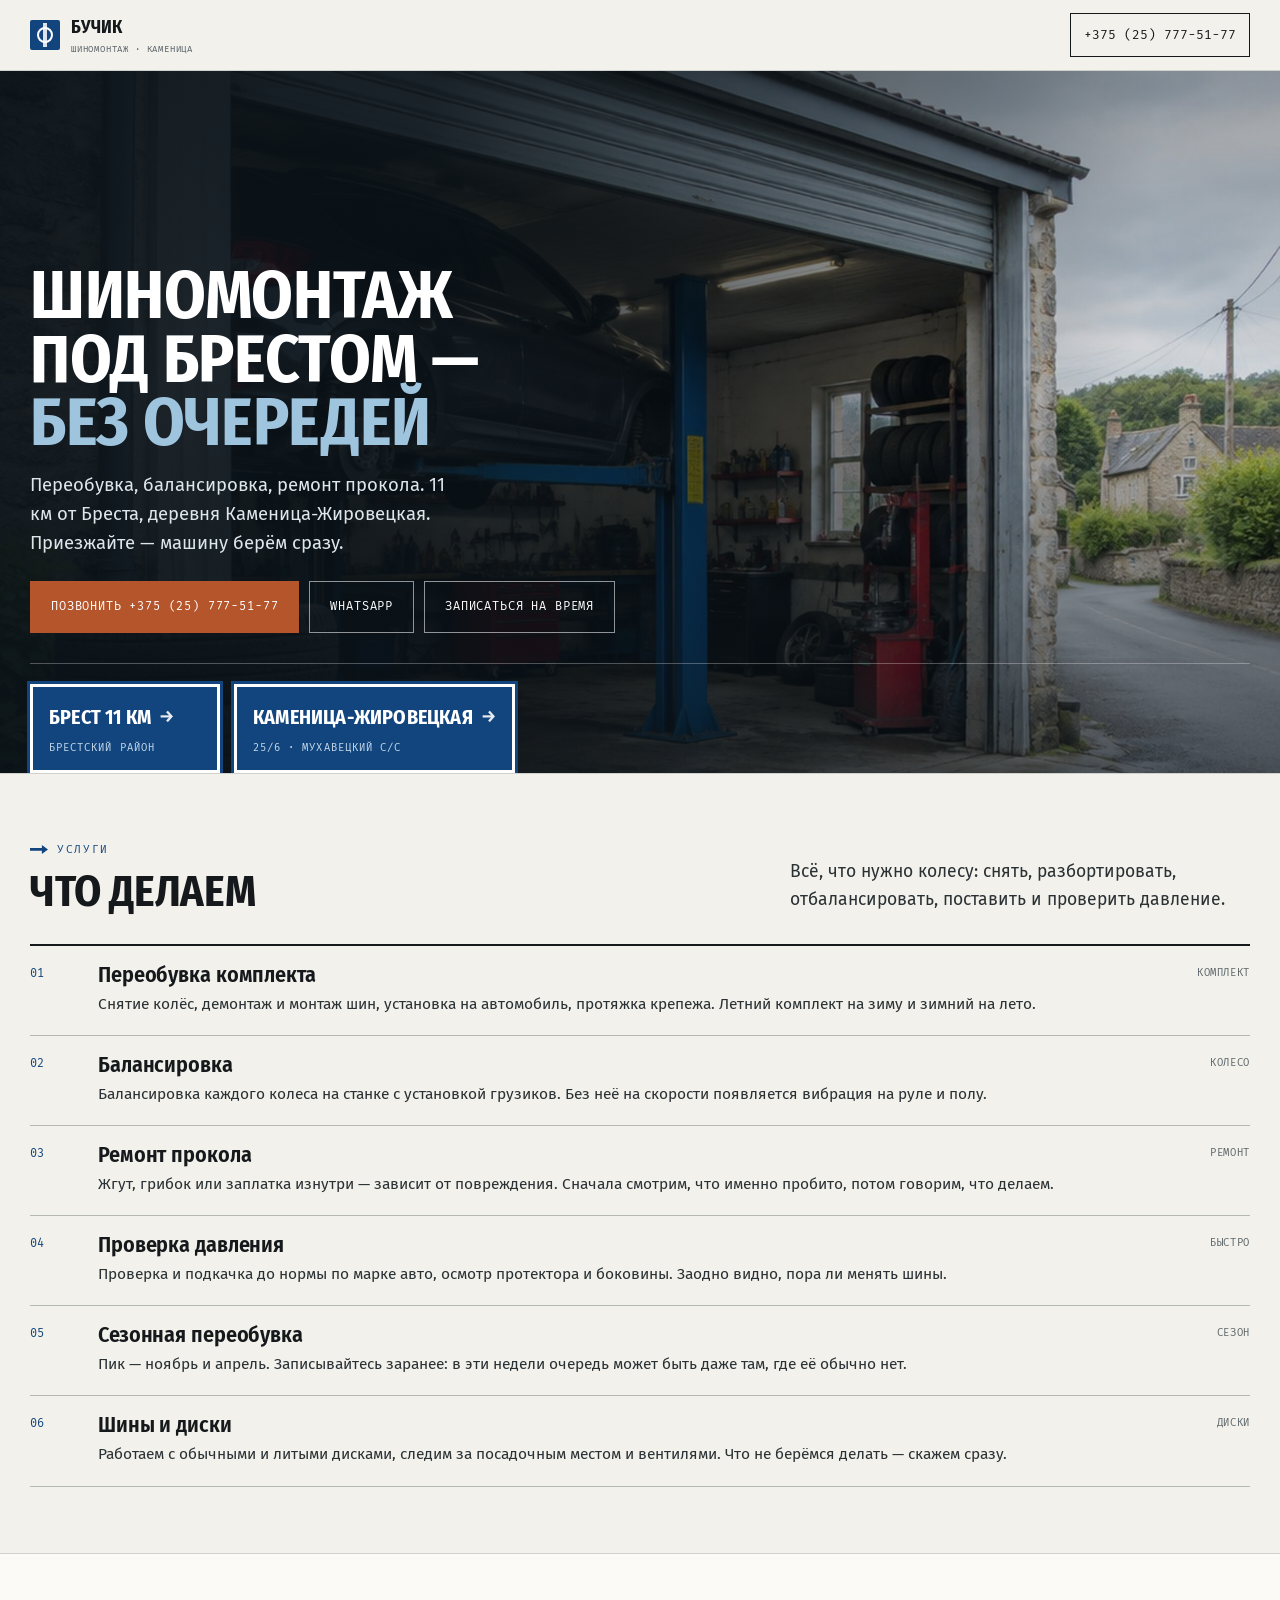
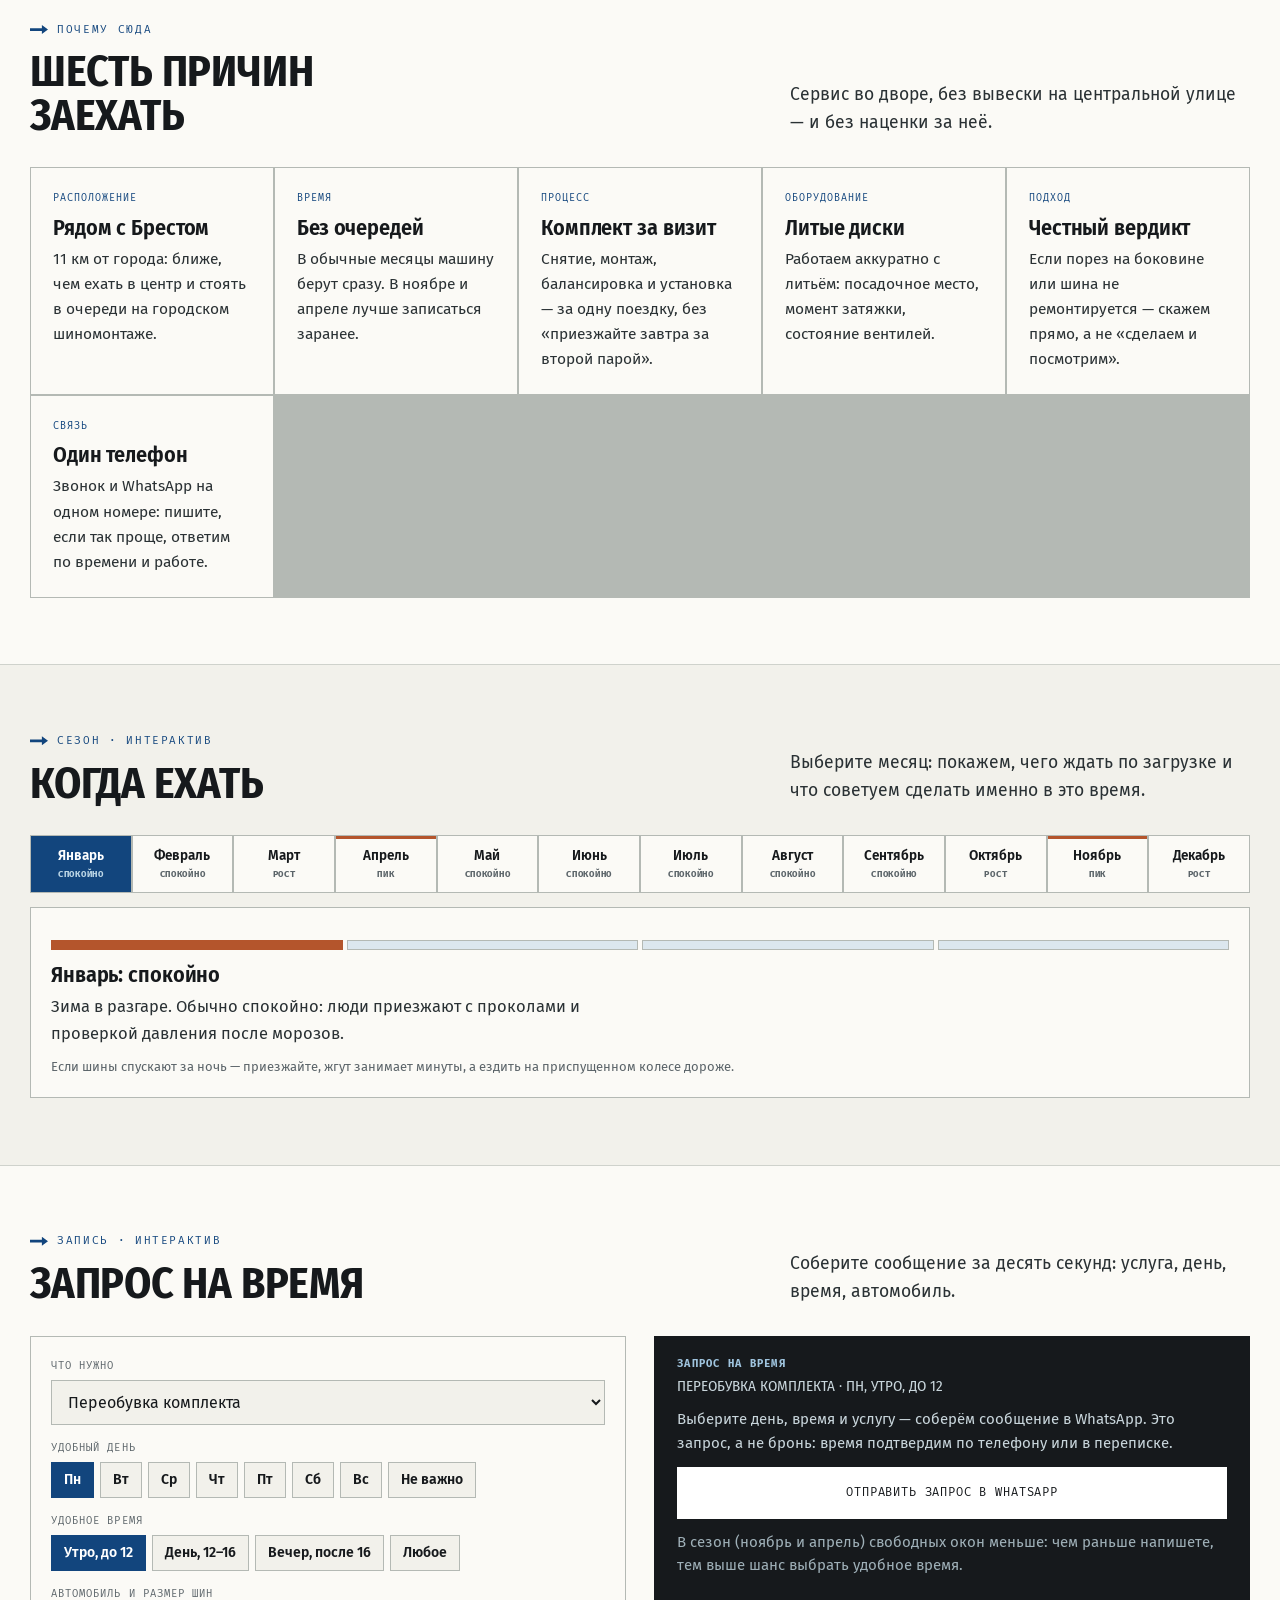
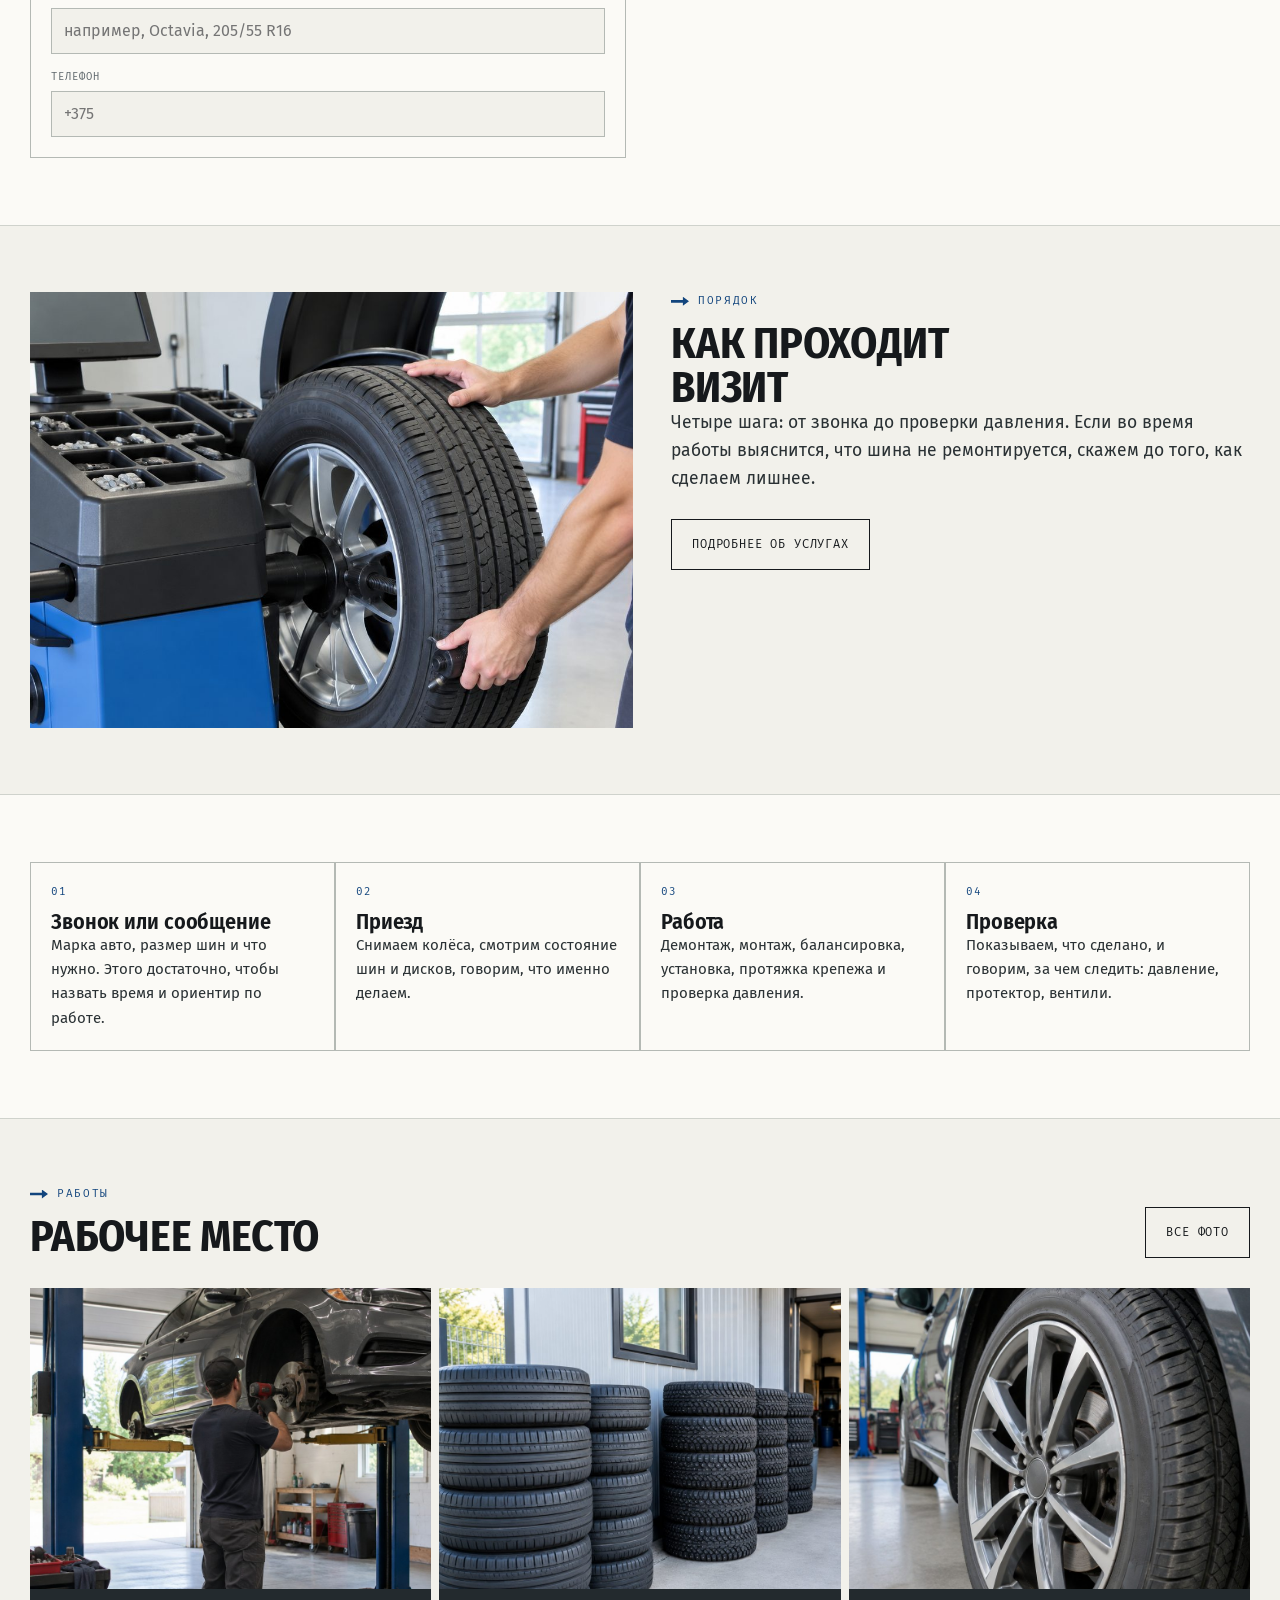
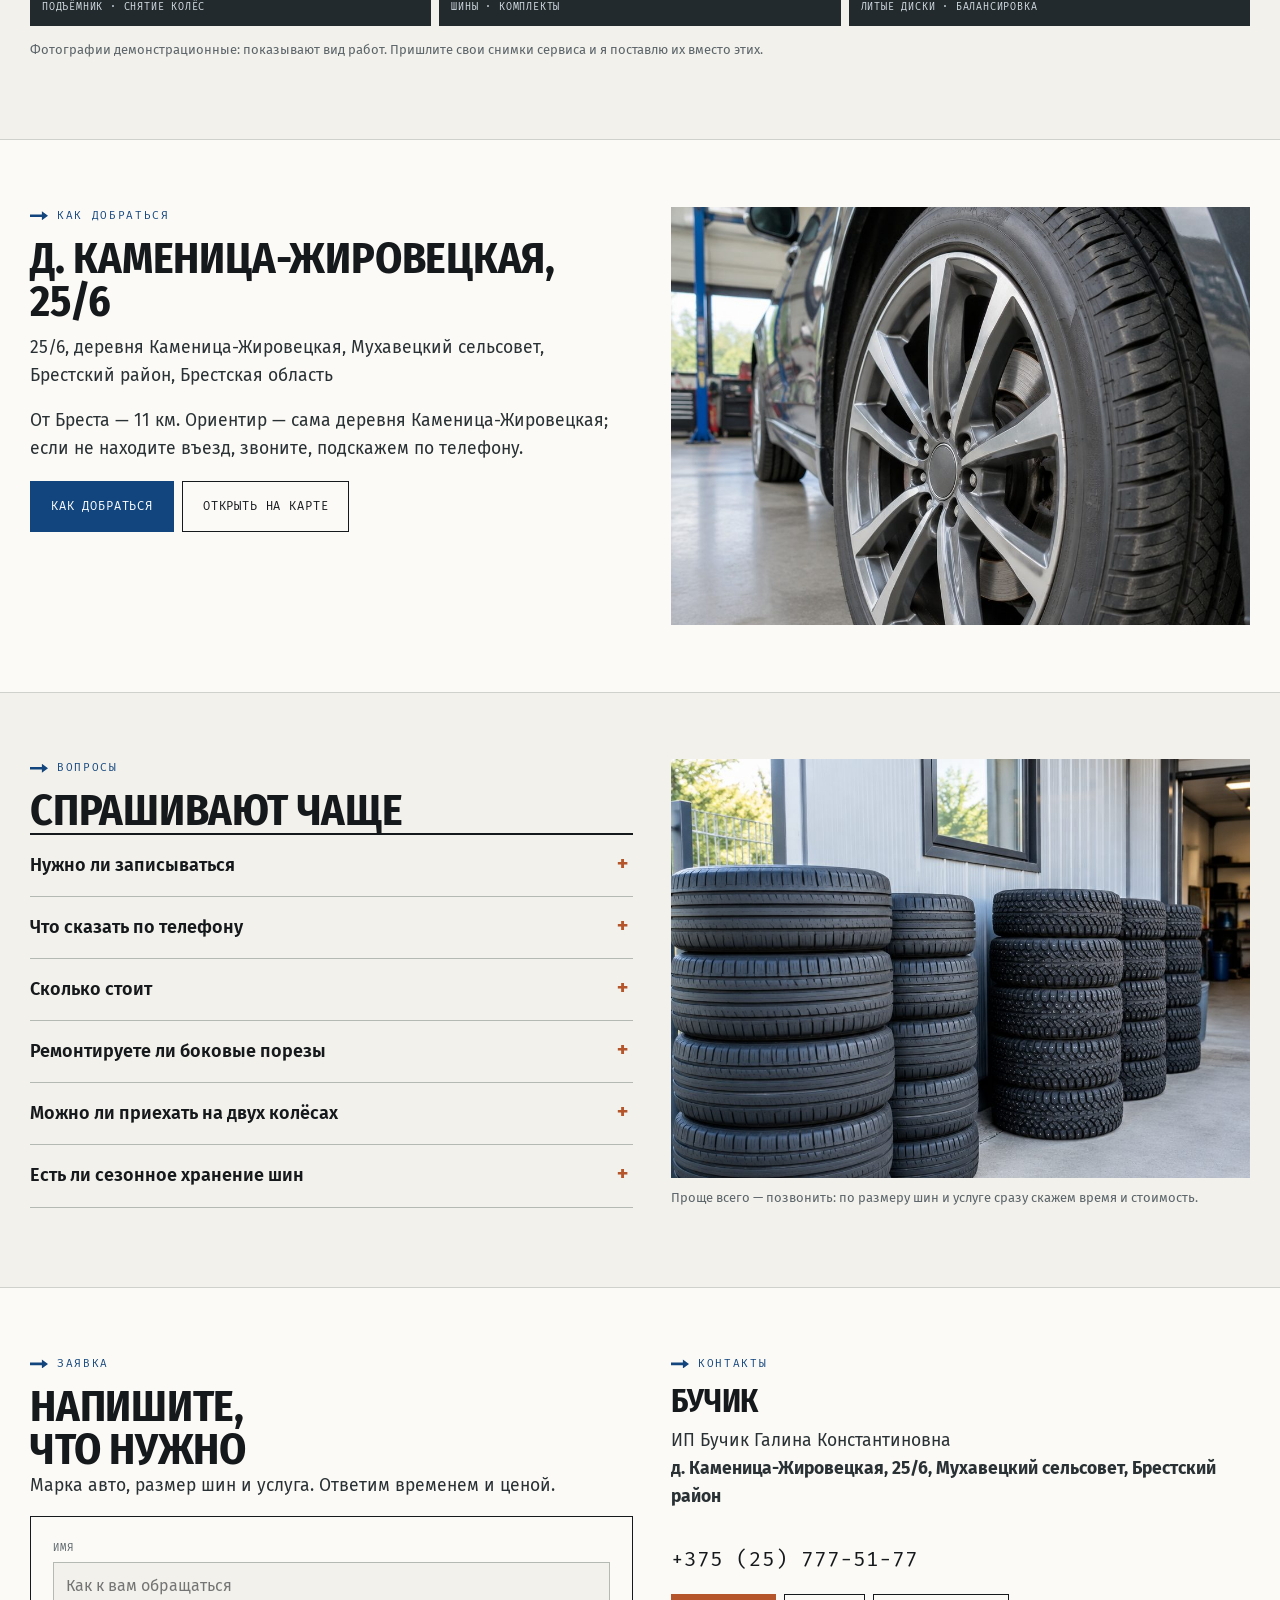
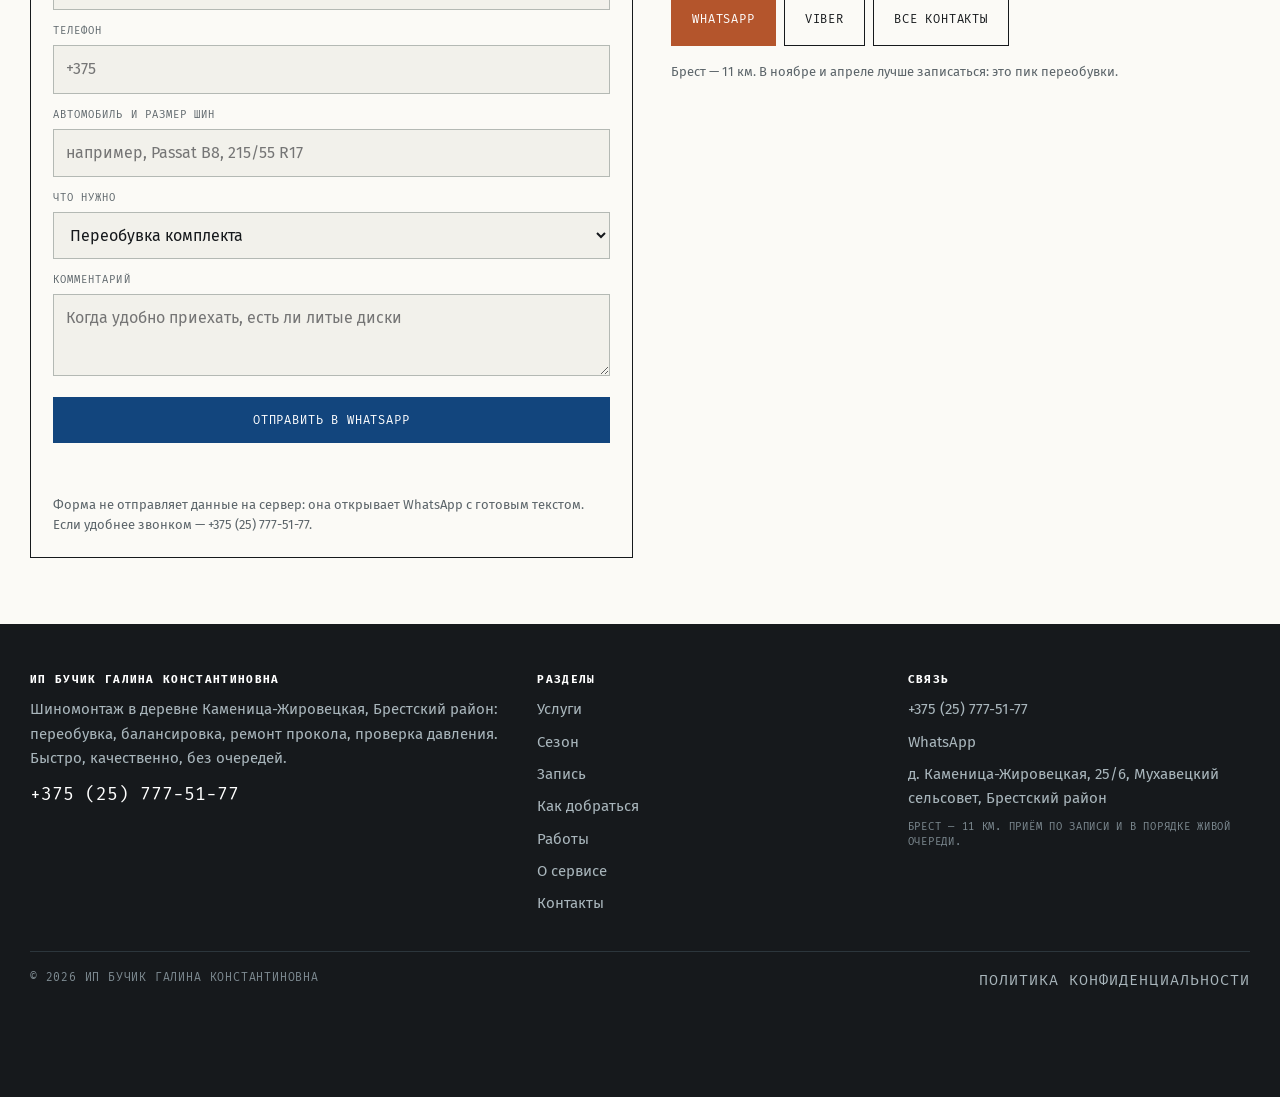
<file: index.html>
<!doctype html><html lang="ru"><head>
<meta charset="utf-8"><meta name="viewport" content="width=device-width,initial-scale=1">
<title>Шиномонтаж под Брестом — Каменица-Жировецкая, без очередей | Бучик</title>
<meta name="description" content="Шиномонтаж в деревне Каменица-Жировецкая, 11 км от Бреста: переобувка, балансировка, ремонт прокола, проверка давления. Быстро, качественно, без очередей. +375 (25) 777-51-77.">
<meta property="og:title" content="Шиномонтаж под Брестом — Каменица-Жировецкая, без очередей | Бучик"><meta property="og:description" content="Шиномонтаж в деревне Каменица-Жировецкая, 11 км от Бреста: переобувка, балансировка, ремонт прокола, проверка давления. Быстро, качественно, без очередей. +375 (25) 777-51-77.">
<meta property="og:type" content="website"><meta property="og:locale" content="ru_BY">
<link rel="icon" href="assets/img/favicon.svg" type="image/svg+xml">
<link rel="preconnect" href="https://fonts.googleapis.com"><link rel="preconnect" href="https://fonts.gstatic.com" crossorigin>
<link href="https://fonts.googleapis.com/css2?family=Fira+Sans+Condensed:wght@600;700&family=Fira+Sans:wght@400;500;600&family=Fira+Mono:wght@400;500&display=swap" rel="stylesheet">
<style>
:root{--ink:#16191C;--paper:#F2F1EB;--white:#FBFAF6;--blue:#12457D;--blue2:#0C3560;--clay:#B4552C;--line:#CFD2CC;--line2:#B4B9B4;
--disp:"Fira Sans Condensed",system-ui,sans-serif;--body:"Fira Sans",system-ui,sans-serif;--mono:"Fira Mono",ui-monospace,monospace}
*{box-sizing:border-box}[hidden]{display:none!important}
body{margin:0;background:var(--paper);color:var(--ink);font:400 17px/1.62 var(--body)}
body.is-locked{overflow:hidden}
img{max-width:100%;height:auto;display:block}
.wrap{width:min(1220px,100% - 44px);margin-inline:auto}
.top{position:sticky;top:0;z-index:60;background:rgba(242,241,235,.97);border-bottom:1px solid var(--line)}
.top__in{display:flex;align-items:center;gap:16px;height:70px;min-width:0}
.nav{display:flex;gap:15px;margin-left:auto}
.burger{display:none;margin-left:auto;width:44px;height:38px;background:none;border:1px solid var(--ink);flex-direction:column;gap:5px;align-items:center;justify-content:center;padding:0}
.burger span{width:20px;height:2px;background:var(--ink);display:block}
.btn{display:inline-flex;align-items:center;justify-content:center;font-family:var(--mono);font-size:12px;letter-spacing:.07em;
text-transform:uppercase;padding:15px 20px;border:1px solid var(--ink);background:var(--ink);color:var(--paper)}
.btn--blue{background:var(--blue);border-color:var(--blue);color:#fff}
.btn--clay{background:var(--clay);border-color:var(--clay);color:#fff}
.btn--wg{background:transparent;color:#fff;border-color:rgba(255,255,255,.55)}
.btn--ghost{background:transparent;color:var(--ink)}
.hero{position:relative;overflow:hidden;background:#101619}
.hero__bg{position:absolute;inset:0;width:100%;height:100%;object-fit:cover}
.hero__in{position:relative;z-index:2;color:#fff}
.hero h1{font-family:var(--disp);font-size:clamp(31px,5.2vw,70px);line-height:.95;margin:0;text-transform:uppercase;overflow-wrap:anywhere}
.drawer{position:fixed;inset:0;z-index:120;background:rgba(22,25,28,.62);display:flex;justify-content:flex-end}
.drawer__in{width:min(410px,100%);background:var(--paper);height:100%;overflow-y:auto;padding:18px 22px 30px;display:flex;flex-direction:column}
.fbar{position:fixed;left:0;right:0;bottom:0;z-index:70;display:none;background:rgba(242,241,235,.98);border-top:1px solid var(--line2);padding:8px 10px;gap:6px}
.fbar a{flex:1;text-align:center;padding:11px 4px;font-family:var(--mono);font-size:11px;text-transform:uppercase;border:1px solid var(--ink);color:var(--ink)}
.fbar a:first-child{background:var(--blue);border-color:var(--blue);color:#fff}
@media (max-width:859px){.fbar{display:flex}body{padding-bottom:64px}}
@media (max-width:1049px){.nav,.top__tel{display:none}.burger{display:flex}}
</style>
<link rel="stylesheet" href="assets/css/style.v1.css">
</head><body>
<header class="top"><div class="wrap top__in">
  <a class="brand" href="index.html" aria-label="БУЧИК шиномонтаж — на главную">
    <span class="brand__mk" aria-hidden="true"></span>
    <span class="brand__tx"><b>БУЧИК</b><span>Шиномонтаж · Каменица</span></span>
  </a>
  <nav class="nav" aria-label="Основная навигация"><a href="uslugi.html"Услуги></a><a href="sezon.html"Сезон></a><a href="zapis.html"Запись></a><a href="kak-proehat.html"Как добраться></a><a href="raboty.html"Работы></a><a href="o-nas.html"О сервисе></a></nav>
  <a class="top__tel" href="tel:+375257775177">+375 (25) 777-51-77</a>
  <button class="burger" id="burger" aria-label="Меню" aria-expanded="false" aria-controls="drawer"><span></span><span></span><span></span></button>
</div></header>
<div class="drawer" id="drawer" hidden>
  <div class="drawer__in" role="dialog" aria-modal="true" aria-label="Меню сайта">
    <div style="display:flex;align-items:center;justify-content:space-between;margin-bottom:12px">
      <span class="mono">Меню</span>
      <button class="drawer__x" id="drawerClose" aria-label="Закрыть меню">×</button>
    </div>
    <a class="dl" href="uslugi.html">Услуги</a><a class="dl" href="sezon.html">Сезон</a><a class="dl" href="zapis.html">Запись</a><a class="dl" href="kak-proehat.html">Как добраться</a><a class="dl" href="raboty.html">Работы</a><a class="dl" href="o-nas.html">О сервисе</a><a class="dl" href="kontakty.html">Контакты</a>
    <a class="btn btn--blue" href="tel:+375257775177" style="margin-top:18px">+375 (25) 777-51-77</a>
    <a class="btn btn--ghost" href="https://wa.me/375257775177" target="_blank" rel="noopener" style="margin-top:8px">WhatsApp</a>
  </div>
</div>

<main>
<section class="hero">
  <img class="hero__bg" src="assets/img/hero.jpg" alt="Шиномонтаж в деревне под Брестом, автомобиль на подъёмнике" fetchpriority="high">
  <div class="hero__in">
    <h1>Шиномонтаж<br>под Брестом —<br><em>без очередей</em></h1>
    <p class="hero__lead">Переобувка, балансировка, ремонт прокола. 11 км от Бреста, деревня Каменица-Жировецкая. Приезжайте — машину берём сразу.</p>
    <div class="hero__cta">
      <a class="btn btn--clay" href="tel:+375257775177">Позвонить +375 (25) 777-51-77</a>
      <a class="btn btn--wg" href="https://wa.me/375257775177" target="_blank" rel="noopener">WhatsApp</a>
      <a class="btn btn--wg" href="zapis.html">Записаться на время</a>
    </div>
    <div class="hero__signs">
  <div class="sign"><b>Брест 11 км</b><span>Брестский район</span></div>
  <div class="sign"><b>Каменица-Жировецкая</b><span>25/6 · Мухавецкий с/с</span></div>
</div>
  </div>
</section>

<section class="section"><div class="wrap">
  <div class="sec-head"><div><p class="eyebrow">Услуги</p><h2>Что делаем</h2></div>
    <p class="lede">Всё, что нужно колесу: снять, разбортировать, отбалансировать, поставить и проверить давление.</p></div>
  <div class="rows"><div class="row"><div class="row__n">01</div><div><h3>Переобувка комплекта</h3><p>Снятие колёс, демонтаж и монтаж шин, установка на автомобиль, протяжка крепежа. Летний комплект на зиму и зимний на лето.</p></div><div class="row__t">Комплект</div></div><div class="row"><div class="row__n">02</div><div><h3>Балансировка</h3><p>Балансировка каждого колеса на станке с установкой грузиков. Без неё на скорости появляется вибрация на руле и полу.</p></div><div class="row__t">Колесо</div></div><div class="row"><div class="row__n">03</div><div><h3>Ремонт прокола</h3><p>Жгут, грибок или заплатка изнутри — зависит от повреждения. Сначала смотрим, что именно пробито, потом говорим, что делаем.</p></div><div class="row__t">Ремонт</div></div><div class="row"><div class="row__n">04</div><div><h3>Проверка давления</h3><p>Проверка и подкачка до нормы по марке авто, осмотр протектора и боковины. Заодно видно, пора ли менять шины.</p></div><div class="row__t">Быстро</div></div><div class="row"><div class="row__n">05</div><div><h3>Сезонная переобувка</h3><p>Пик — ноябрь и апрель. Записывайтесь заранее: в эти недели очередь может быть даже там, где её обычно нет.</p></div><div class="row__t">Сезон</div></div><div class="row"><div class="row__n">06</div><div><h3>Шины и диски</h3><p>Работаем с обычными и литыми дисками, следим за посадочным местом и вентилями. Что не берёмся делать — скажем сразу.</p></div><div class="row__t">Диски</div></div></div>
</div></section>

<section class="section section--white"><div class="wrap">
  <div class="sec-head"><div><p class="eyebrow">Почему сюда</p><h2>Шесть причин<br>заехать</h2></div>
    <p class="lede">Сервис во дворе, без вывески на центральной улице — и без наценки за неё.</p></div>
  <div class="grid3"><div class="card"><span class="card__tag">Расположение</span><h3>Рядом с Брестом</h3><p>11 км от города: ближе, чем ехать в центр и стоять в очереди на городском шиномонтаже.</p></div><div class="card"><span class="card__tag">Время</span><h3>Без очередей</h3><p>В обычные месяцы машину берут сразу. В ноябре и апреле лучше записаться заранее.</p></div><div class="card"><span class="card__tag">Процесс</span><h3>Комплект за визит</h3><p>Снятие, монтаж, балансировка и установка — за одну поездку, без «приезжайте завтра за второй парой».</p></div><div class="card"><span class="card__tag">Оборудование</span><h3>Литые диски</h3><p>Работаем аккуратно с литьём: посадочное место, момент затяжки, состояние вентилей.</p></div><div class="card"><span class="card__tag">Подход</span><h3>Честный вердикт</h3><p>Если порез на боковине или шина не ремонтируется — скажем прямо, а не «сделаем и посмотрим».</p></div><div class="card"><span class="card__tag">Связь</span><h3>Один телефон</h3><p>Звонок и WhatsApp на одном номере: пишите, если так проще, ответим по времени и работе.</p></div></div>
</div></section>

<section class="section"><div class="wrap">
  <div class="sec-head"><div><p class="eyebrow">Сезон · интерактив</p><h2>Когда ехать</h2></div>
    <p class="lede">Выберите месяц: покажем, чего ждать по загрузке и что советуем сделать именно в это время.</p></div>
  <div id="season">
  <div class="season" role="group" aria-label="Месяц"><button type="button" data-m="0" class="" aria-pressed="true">Январь<i>спокойно</i></button><button type="button" data-m="1" class="" aria-pressed="false">Февраль<i>спокойно</i></button><button type="button" data-m="2" class="" aria-pressed="false">Март<i>рост</i></button><button type="button" data-m="3" class="peak" aria-pressed="false">Апрель<i>пик</i></button><button type="button" data-m="4" class="" aria-pressed="false">Май<i>спокойно</i></button><button type="button" data-m="5" class="" aria-pressed="false">Июнь<i>спокойно</i></button><button type="button" data-m="6" class="" aria-pressed="false">Июль<i>спокойно</i></button><button type="button" data-m="7" class="" aria-pressed="false">Август<i>спокойно</i></button><button type="button" data-m="8" class="" aria-pressed="false">Сентябрь<i>спокойно</i></button><button type="button" data-m="9" class="" aria-pressed="false">Октябрь<i>рост</i></button><button type="button" data-m="10" class="peak" aria-pressed="false">Ноябрь<i>пик</i></button><button type="button" data-m="11" class="" aria-pressed="false">Декабрь<i>рост</i></button></div>
  <div class="sbox">
    <div class="load" id="s-load" aria-hidden="true"><i class="on"></i><i></i><i></i><i></i></div>
    <h3 id="s-title">Январь: спокойно</h3>
    <p class="lede" id="s-text" style="margin:8px 0 10px;font-size:16.5px">Зима в разгаре. Обычно спокойно: люди приезжают с проколами и проверкой давления после морозов.</p>
    <p class="fineprint" id="s-adv" style="margin:0">Если шины спускают за ночь — приезжайте, жгут занимает минуты, а ездить на приспущенном колесе дороже.</p>
  </div>
  <script type="application/json" id="seasonData">[["Январь", 0, "Зима в разгаре. Обычно спокойно: люди приезжают с проколами и проверкой давления после морозов.", "Если шины спускают за ночь — приезжайте, жгут занимает минуты, а ездить на приспущенном колесе дороже."], ["Февраль", 1, "Спокойный месяц с короткими всплесками после оттепелей.", "Хорошее время проверить балансировку: вибрацию на скорости часто замечают именно зимой."], ["Март", 2, "Начало роста: кто-то уже думает о лете, но массовой переобувки ещё нет.", "Середина марта — удачное окно: приехать можно почти сразу, без ожидания."], ["Апрель", 3, "Пик переобувки на летние шины. Самые загруженные дни — выходные и первые тёплые недели.", "В апреле лучше звонить заранее и приезжать утром. Не тяните до последних дней месяца."], ["Май", 1, "Спад после апреля. Работают в основном проколы и балансировка.", "После весенних ям стоит проверить балансировку: удар в яму редко проходит бесследно."], ["Июнь", 0, "Спокойно. Проколы, подкачка, подготовка к отпуску.", "Перед дальней дорогой проверьте давление и затяжку — это быстрее, чем менять колесо на трассе."], ["Июль", 0, "Спокойно, но жарко: давление стоит проверять чаще, особенно перед трассой.", "При +30 давление в шинах растёт само — не перекачивайте «на всякий случай»."], ["Август", 1, "Небольшой рост перед сентябрём: возвращаются с юга, ловят проколы.", "После отпуска осмотрите боковины: порезы от бордюров видны не сразу."], ["Сентябрь", 1, "Спокойно, но уже звонят те, кто планирует зиму.", "Хороший месяц, чтобы проверить зимний комплект: шипы, трещины, остаток протектора."], ["Октябрь", 2, "Рост: первые заморозки, все вспоминают про зимние шины.", "Конец октября — уже пора. В ноябре будет очередь, даже при записи."], ["Ноябрь", 3, "Главный пик сезона. В эти недели загрузка максимальная.", "Записывайтесь заранее и приезжайте к открытию. Не ждите первого снега: тогда ждут все."], ["Декабрь", 2, "Спад после пика, но ещё много опоздавших.", "Если не переобулись — сделайте это до устойчивых морозов, летняя резина дубеет уже при +7."]]</script>
</div>
</div></section>

<section class="section section--white"><div class="wrap">
  <div class="sec-head"><div><p class="eyebrow">Запись · интерактив</p><h2>Запрос на время</h2></div>
    <p class="lede">Соберите сообщение за десять секунд: услуга, день, время, автомобиль.</p></div>
  <div class="book" id="book">
  <div class="book__form">
    <div><label>Что нужно</label><select id="b-job"><option>Переобувка комплекта</option><option>Балансировка колёс</option><option>Ремонт прокола</option><option>Проверка давления</option><option>Другое</option></select></div>
    <div><label>Удобный день</label><div class="chips" id="b-days"><button type="button" data-d="Пн" aria-pressed="true">Пн</button><button type="button" data-d="Вт" aria-pressed="false">Вт</button><button type="button" data-d="Ср" aria-pressed="false">Ср</button><button type="button" data-d="Чт" aria-pressed="false">Чт</button><button type="button" data-d="Пт" aria-pressed="false">Пт</button><button type="button" data-d="Сб" aria-pressed="false">Сб</button><button type="button" data-d="Вс" aria-pressed="false">Вс</button><button type="button" data-d="Не важно" aria-pressed="false">Не важно</button></div></div>
    <div><label>Удобное время</label><div class="chips" id="b-times"><button type="button" data-t="morning" aria-pressed="true">Утро, до 12</button><button type="button" data-t="day" aria-pressed="false">День, 12–16</button><button type="button" data-t="evening" aria-pressed="false">Вечер, после 16</button><button type="button" data-t="any" aria-pressed="false">Любое</button></div></div>
    <div><label for="b-car">Автомобиль и размер шин</label><input id="b-car" type="text" placeholder="например, Octavia, 205/55 R16"></div>
    <div><label for="b-phone">Телефон</label><input id="b-phone" type="tel" placeholder="+375"></div>
  </div>
  <div class="book__out" aria-live="polite">
    <h4>Запрос на время</h4>
    <p class="book__sum" id="b-sum">—</p>
    <p id="b-note">Выберите день, время и услугу — соберём сообщение в WhatsApp. Это запрос, а не бронь: время подтвердим по телефону или в переписке.</p>
    <a class="btn btn--w" id="b-cta" href="https://wa.me/375257775177" target="_blank" rel="noopener" style="width:100%">Отправить запрос в WhatsApp</a>
    <p class="fineprint" style="color:#9FB0B8;margin:12px 0 0">В сезон (ноябрь и апрель) свободных окон меньше: чем раньше напишете, тем выше шанс выбрать удобное время.</p>
  </div>
</div>
</div></section>

<section class="section"><div class="wrap split">
  <div><img src="assets/img/balance.jpg" alt="Балансировочный станок с колесом" loading="lazy"></div>
  <div><p class="eyebrow">Порядок</p><h2>Как проходит<br>визит</h2>
    <p class="lede">Четыре шага: от звонка до проверки давления. Если во время работы выяснится, что шина не ремонтируется, скажем до того, как сделаем лишнее.</p>
    <a class="btn btn--ghost" href="uslugi.html" style="margin-top:8px">Подробнее об услугах</a></div>
</div></section>

<section class="section section--white"><div class="wrap">
  <div class="steps"><div class="step"><span class="step__n">01</span><h3>Звонок или сообщение</h3><p>Марка авто, размер шин и что нужно. Этого достаточно, чтобы назвать время и ориентир по работе.</p></div><div class="step"><span class="step__n">02</span><h3>Приезд</h3><p>Снимаем колёса, смотрим состояние шин и дисков, говорим, что именно делаем.</p></div><div class="step"><span class="step__n">03</span><h3>Работа</h3><p>Демонтаж, монтаж, балансировка, установка, протяжка крепежа и проверка давления.</p></div><div class="step"><span class="step__n">04</span><h3>Проверка</h3><p>Показываем, что сделано, и говорим, за чем следить: давление, протектор, вентили.</p></div></div>
</div></section>

<section class="section"><div class="wrap">
  <div class="sec-head"><div><p class="eyebrow">Работы</p><h2>Рабочее место</h2></div>
    <a class="btn btn--ghost" href="raboty.html">Все фото</a></div>
  <div class="gal">
    <figure><img src="assets/img/lift.jpg" alt="Автомобиль на подъёмнике без колёс" loading="lazy"><figcaption>Подъёмник · снятие колёс</figcaption></figure>
    <figure><img src="assets/img/stack.jpg" alt="Склад шин" loading="lazy"><figcaption>Шины · комплекты</figcaption></figure>
    <figure><img src="assets/img/wheel.jpg" alt="Литое колесо с грузиками" loading="lazy"><figcaption>Литые диски · балансировка</figcaption></figure>
  </div>
  <p class="fineprint" style="margin-top:14px">Фотографии демонстрационные: показывают вид работ. Пришлите свои снимки сервиса и я поставлю их вместо этих.</p>
</div></section>

<section class="section section--white"><div class="wrap split">
  <div><p class="eyebrow">Как добраться</p><h2>д. Каменица-Жировецкая, 25/6</h2>
    <p class="lede" style="margin-top:10px">25/6, деревня Каменица-Жировецкая, Мухавецкий сельсовет, Брестский район, Брестская область</p>
    <p class="lede" style="margin-top:12px">От Бреста — 11 км. Ориентир — сама деревня Каменица-Жировецкая; если не находите въезд, звоните, подскажем по телефону.</p>
    <div style="display:flex;flex-wrap:wrap;gap:8px;margin-top:14px">
      <a class="btn btn--blue" href="kak-proehat.html">Как добраться</a>
      <a class="btn btn--ghost" href="https://yandex.by/maps/?text=Каменица-Жировецкая%2025%2F6" target="_blank" rel="noopener">Открыть на карте</a>
    </div></div>
  <div><img src="assets/img/wheel.jpg" alt="Колесо автомобиля крупным планом" loading="lazy"></div>
</div></section>

<section class="section"><div class="wrap split">
  <div><p class="eyebrow">Вопросы</p><h2>Спрашивают чаще</h2><div class="acc"><details><summary>Нужно ли записываться</summary><p>В обычные месяцы — нет, приезжайте: машину берут сразу. В ноябре и апреле запись экономит вечер: это пик переобувки.</p></details><details><summary>Что сказать по телефону</summary><p>Марку авто, размер шин (например, 205/55 R16) и что нужно: переобувка, балансировка, прокол. Этого хватит, чтобы назвать время.</p></details><details><summary>Сколько стоит</summary><p>Цена зависит от диаметра колеса и от того, снимаются ли шины с дисков. Точную сумму скажем по телефону — публиковать «среднюю» цену нечестно.</p></details><details><summary>Ремонтируете ли боковые порезы</summary><p>Нет, боковой порез — это небезопасно. По протектору смотрим: жгут, грибок или заплатка изнутри, в зависимости от повреждения.</p></details><details><summary>Можно ли приехать на двух колёсах</summary><p>Да, но большинство работ удобнее делать комплектом: так и время короче, и балансировка ровнее.</p></details><details><summary>Есть ли сезонное хранение шин</summary><p>Этот вопрос уточните по телефону: не хотим обещать то, чего может не быть.</p></details></div></div>
  <div><img src="assets/img/stack.jpg" alt="Шины на складе" loading="lazy">
    <p class="fineprint" style="margin-top:10px">Проще всего — позвонить: по размеру шин и услуге сразу скажем время и стоимость.</p></div>
</div></section>

<section class="section section--white"><div class="wrap split">
  <div><p class="eyebrow">Заявка</p><h2>Напишите,<br>что нужно</h2>
    <p class="lede" style="margin-bottom:16px">Марка авто, размер шин и услуга. Ответим временем и ценой.</p>
    <form class="form" id="leadForm" novalidate>
  <div><label for="f-name">Имя</label><input id="f-name" name="name" type="text" autocomplete="name" placeholder="Как к вам обращаться"></div>
  <div><label for="f-phone">Телефон</label><input id="f-phone" name="phone" type="tel" autocomplete="tel" placeholder="+375"></div>
  <div><label for="f-car">Автомобиль и размер шин</label><input id="f-car" name="car" type="text" placeholder="например, Passat B8, 215/55 R17"></div>
  <div><label for="f-job">Что нужно</label>
    <select id="f-job" name="job">
      <option>Переобувка комплекта</option><option>Балансировка колёс</option><option>Ремонт прокола</option>
      <option>Проверка давления</option><option>Другое — расскажу по телефону</option>
    </select></div>
  <div><label for="f-msg">Комментарий</label><textarea id="f-msg" name="msg" placeholder="Когда удобно приехать, есть ли литые диски"></textarea></div>
  <button class="btn btn--blue" type="submit">Отправить в WhatsApp</button>
  <p class="form__msg" id="formMsg" role="status" aria-live="polite"></p>
  <p class="fineprint" style="margin:0">Форма не отправляет данные на сервер: она открывает WhatsApp с готовым текстом. Если удобнее звонком — +375 (25) 777-51-77.</p>
</form></div>
  <div><p class="eyebrow">Контакты</p><h2 style="font-size:clamp(22px,3vw,32px)">БУЧИК</h2>
    <p class="lede" style="margin-top:10px">ИП Бучик Галина Константиновна<br><strong>д. Каменица-Жировецкая, 25/6, Мухавецкий сельсовет, Брестский район</strong></p>
    <a href="tel:+375257775177" style="display:inline-block;font-family:var(--mono);font-size:21px;margin:14px 0 8px">+375 (25) 777-51-77</a>
    <div style="display:flex;flex-wrap:wrap;gap:8px;margin-top:10px">
      <a class="btn btn--clay" href="https://wa.me/375257775177" target="_blank" rel="noopener">WhatsApp</a>
      <a class="btn btn--ghost" href="viber://chat?number=%2B375257775177">Viber</a>
      <a class="btn btn--ghost" href="kontakty.html">Все контакты</a>
    </div>
    <p class="fineprint" style="margin-top:16px">Брест — 11 км. В ноябре и апреле лучше записаться: это пик переобувки.</p></div>
</div></section>
</main>
<footer class="foot"><div class="wrap foot__in">
  <div><h4>ИП Бучик Галина Константиновна</h4>
    <p>Шиномонтаж в деревне Каменица-Жировецкая, Брестский район: переобувка, балансировка, ремонт прокола, проверка давления. Быстро, качественно, без очередей.</p>
    <p><a href="tel:+375257775177" style="font-family:var(--mono);font-size:18px;color:#fff;margin-top:10px">+375 (25) 777-51-77</a></p></div>
  <div><h4>Разделы</h4><a href="uslugi.html">Услуги</a><a href="sezon.html">Сезон</a><a href="zapis.html">Запись</a><a href="kak-proehat.html">Как добраться</a><a href="raboty.html">Работы</a><a href="o-nas.html">О сервисе</a><a href="kontakty.html">Контакты</a></div>
  <div><h4>Связь</h4><a href="tel:+375257775177">+375 (25) 777-51-77</a><a href="https://wa.me/375257775177" target="_blank" rel="noopener">WhatsApp</a>
    <p>д. Каменица-Жировецкая, 25/6, Мухавецкий сельсовет, Брестский район</p>
    <p class="mono" style="color:#7F8C93;font-size:10.5px;line-height:1.5">Брест — 11 км. Приём по записи и в порядке живой очереди.</p></div>
  <div class="foot__bt"><span class="mono" style="color:#7F8C93">© 2026 ИП Бучик Галина Константиновна</span>
    <a href="politika.html" class="mono" style="color:#A9B6BC">Политика конфиденциальности</a></div>
</div></footer>
<div class="fbar">
  <a href="tel:+375257775177">Позвонить</a>
  <a href="https://wa.me/375257775177" target="_blank" rel="noopener">WhatsApp</a>
  <a href="viber://chat?number=%2B375257775177">Viber</a>
  <a href="https://t.me/+375257775177" target="_blank" rel="noopener">Telegram</a>
</div>
<script src="assets/js/main.v1.js" defer></script>
</body></html>
</file>
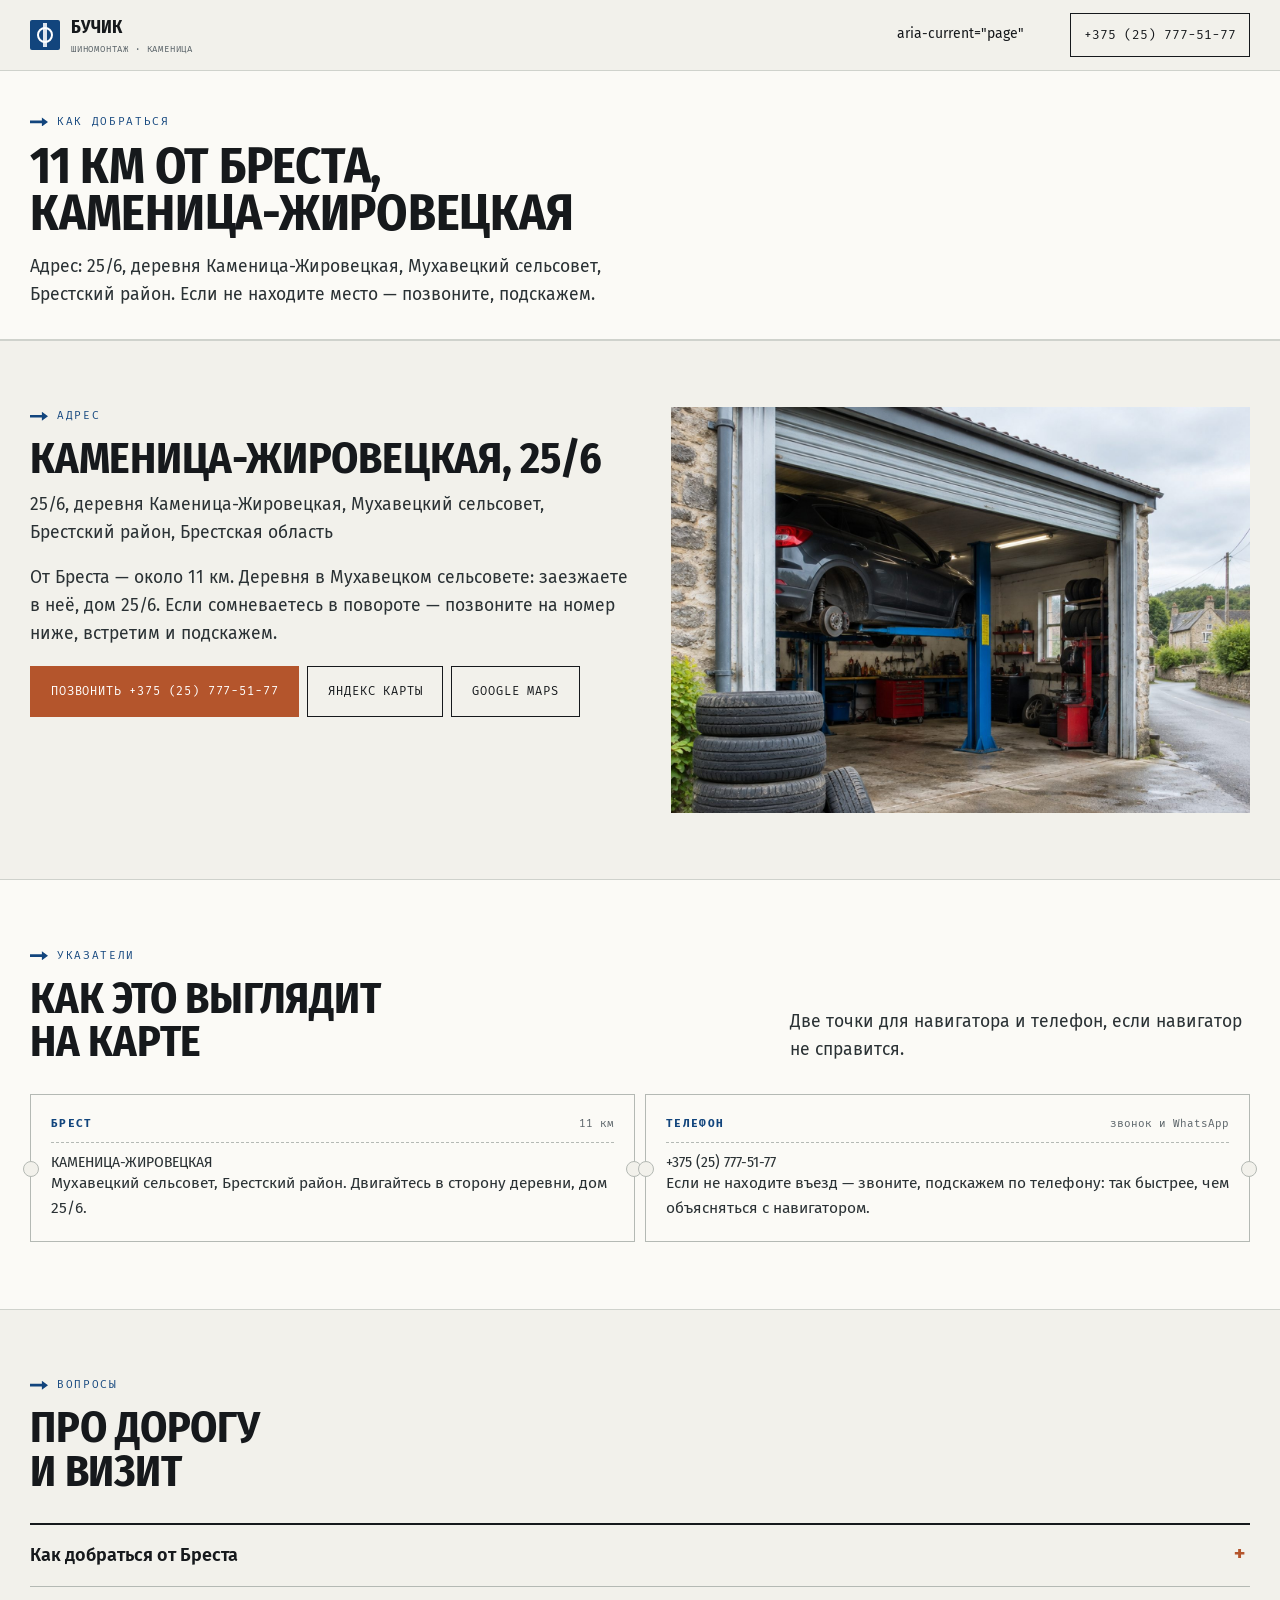
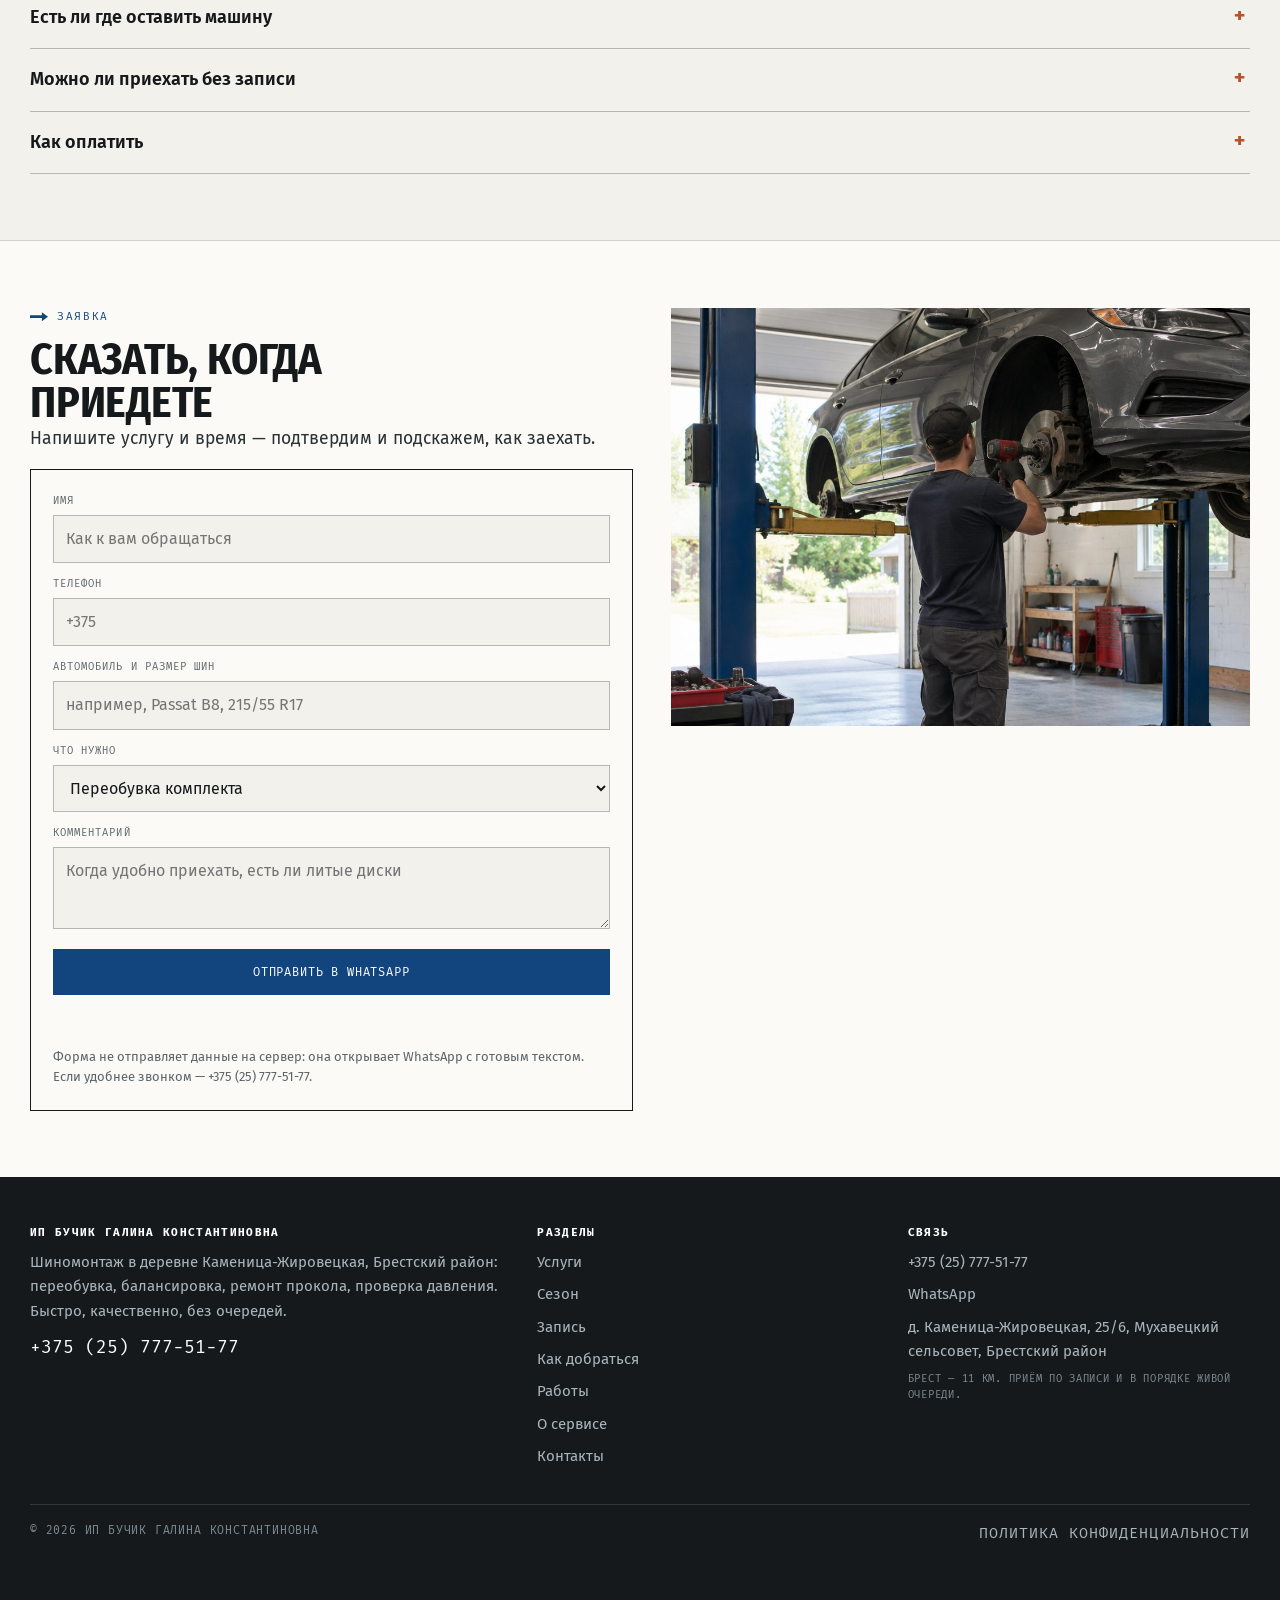
<file: kak-proehat.html>
<!doctype html><html lang="ru"><head>
<meta charset="utf-8"><meta name="viewport" content="width=device-width,initial-scale=1">
<title>Как добраться — 25/6, Каменица-Жировецкая, 11 км от Бреста</title>
<meta name="description" content="Адрес шиномонтажа: 25/6, деревня Каменица-Жировецкая, Мухавецкий сельсовет, Брестский район. 11 км от Бреста. Телефон +375 (25) 777-51-77.">
<meta property="og:title" content="Как добраться — 25/6, Каменица-Жировецкая, 11 км от Бреста"><meta property="og:description" content="Адрес шиномонтажа: 25/6, деревня Каменица-Жировецкая, Мухавецкий сельсовет, Брестский район. 11 км от Бреста. Телефон +375 (25) 777-51-77.">
<meta property="og:type" content="website"><meta property="og:locale" content="ru_BY">
<link rel="icon" href="assets/img/favicon.svg" type="image/svg+xml">
<link rel="preconnect" href="https://fonts.googleapis.com"><link rel="preconnect" href="https://fonts.gstatic.com" crossorigin>
<link href="https://fonts.googleapis.com/css2?family=Fira+Sans+Condensed:wght@600;700&family=Fira+Sans:wght@400;500;600&family=Fira+Mono:wght@400;500&display=swap" rel="stylesheet">
<style>
:root{--ink:#16191C;--paper:#F2F1EB;--white:#FBFAF6;--blue:#12457D;--blue2:#0C3560;--clay:#B4552C;--line:#CFD2CC;--line2:#B4B9B4;
--disp:"Fira Sans Condensed",system-ui,sans-serif;--body:"Fira Sans",system-ui,sans-serif;--mono:"Fira Mono",ui-monospace,monospace}
*{box-sizing:border-box}[hidden]{display:none!important}
body{margin:0;background:var(--paper);color:var(--ink);font:400 17px/1.62 var(--body)}
body.is-locked{overflow:hidden}
img{max-width:100%;height:auto;display:block}
.wrap{width:min(1220px,100% - 44px);margin-inline:auto}
.top{position:sticky;top:0;z-index:60;background:rgba(242,241,235,.97);border-bottom:1px solid var(--line)}
.top__in{display:flex;align-items:center;gap:16px;height:70px;min-width:0}
.nav{display:flex;gap:15px;margin-left:auto}
.burger{display:none;margin-left:auto;width:44px;height:38px;background:none;border:1px solid var(--ink);flex-direction:column;gap:5px;align-items:center;justify-content:center;padding:0}
.burger span{width:20px;height:2px;background:var(--ink);display:block}
.btn{display:inline-flex;align-items:center;justify-content:center;font-family:var(--mono);font-size:12px;letter-spacing:.07em;
text-transform:uppercase;padding:15px 20px;border:1px solid var(--ink);background:var(--ink);color:var(--paper)}
.btn--blue{background:var(--blue);border-color:var(--blue);color:#fff}
.btn--clay{background:var(--clay);border-color:var(--clay);color:#fff}
.btn--wg{background:transparent;color:#fff;border-color:rgba(255,255,255,.55)}
.btn--ghost{background:transparent;color:var(--ink)}
.hero{position:relative;overflow:hidden;background:#101619}
.hero__bg{position:absolute;inset:0;width:100%;height:100%;object-fit:cover}
.hero__in{position:relative;z-index:2;color:#fff}
.hero h1{font-family:var(--disp);font-size:clamp(31px,5.2vw,70px);line-height:.95;margin:0;text-transform:uppercase;overflow-wrap:anywhere}
.drawer{position:fixed;inset:0;z-index:120;background:rgba(22,25,28,.62);display:flex;justify-content:flex-end}
.drawer__in{width:min(410px,100%);background:var(--paper);height:100%;overflow-y:auto;padding:18px 22px 30px;display:flex;flex-direction:column}
.fbar{position:fixed;left:0;right:0;bottom:0;z-index:70;display:none;background:rgba(242,241,235,.98);border-top:1px solid var(--line2);padding:8px 10px;gap:6px}
.fbar a{flex:1;text-align:center;padding:11px 4px;font-family:var(--mono);font-size:11px;text-transform:uppercase;border:1px solid var(--ink);color:var(--ink)}
.fbar a:first-child{background:var(--blue);border-color:var(--blue);color:#fff}
@media (max-width:859px){.fbar{display:flex}body{padding-bottom:64px}}
@media (max-width:1049px){.nav,.top__tel{display:none}.burger{display:flex}}
</style>
<link rel="stylesheet" href="assets/css/style.v1.css">
</head><body>
<header class="top"><div class="wrap top__in">
  <a class="brand" href="index.html" aria-label="БУЧИК шиномонтаж — на главную">
    <span class="brand__mk" aria-hidden="true"></span>
    <span class="brand__tx"><b>БУЧИК</b><span>Шиномонтаж · Каменица</span></span>
  </a>
  <nav class="nav" aria-label="Основная навигация"><a href="uslugi.html"Услуги></a><a href="sezon.html"Сезон></a><a href="zapis.html"Запись></a><a href="kak-proehat.html"Как добраться> aria-current="page"</a><a href="raboty.html"Работы></a><a href="o-nas.html"О сервисе></a></nav>
  <a class="top__tel" href="tel:+375257775177">+375 (25) 777-51-77</a>
  <button class="burger" id="burger" aria-label="Меню" aria-expanded="false" aria-controls="drawer"><span></span><span></span><span></span></button>
</div></header>
<div class="drawer" id="drawer" hidden>
  <div class="drawer__in" role="dialog" aria-modal="true" aria-label="Меню сайта">
    <div style="display:flex;align-items:center;justify-content:space-between;margin-bottom:12px">
      <span class="mono">Меню</span>
      <button class="drawer__x" id="drawerClose" aria-label="Закрыть меню">×</button>
    </div>
    <a class="dl" href="uslugi.html">Услуги</a><a class="dl" href="sezon.html">Сезон</a><a class="dl" href="zapis.html">Запись</a><a class="dl" href="kak-proehat.html">Как добраться</a><a class="dl" href="raboty.html">Работы</a><a class="dl" href="o-nas.html">О сервисе</a><a class="dl" href="kontakty.html">Контакты</a>
    <a class="btn btn--blue" href="tel:+375257775177" style="margin-top:18px">+375 (25) 777-51-77</a>
    <a class="btn btn--ghost" href="https://wa.me/375257775177" target="_blank" rel="noopener" style="margin-top:8px">WhatsApp</a>
  </div>
</div>

<section style="padding:42px 0 30px;border-bottom:1px solid var(--line);background:var(--white)">
<div class="wrap"><p class="eyebrow">Как добраться</p><h1 style="font-size:clamp(26px,4vw,50px)">11 км от Бреста,<br>Каменица-Жировецкая</h1>
<p class="lede" style="margin:15px 0 0">Адрес: 25/6, деревня Каменица-Жировецкая, Мухавецкий сельсовет, Брестский район. Если не находите место — позвоните, подскажем.</p></div></section>
<main>
<section class="section"><div class="wrap split">
  <div><p class="eyebrow">Адрес</p><h2>Каменица-Жировецкая, 25/6</h2>
    <p class="lede" style="margin-top:10px">25/6, деревня Каменица-Жировецкая, Мухавецкий сельсовет, Брестский район, Брестская область</p>
    <p class="lede" style="margin-top:12px">От Бреста — около 11 км. Деревня в Мухавецком сельсовете: заезжаете в неё, дом 25/6. Если сомневаетесь в повороте — позвоните на номер ниже, встретим и подскажем.</p>
    <div style="display:flex;flex-wrap:wrap;gap:8px;margin-top:14px">
      <a class="btn btn--clay" href="tel:+375257775177">Позвонить +375 (25) 777-51-77</a>
      <a class="btn btn--ghost" href="https://yandex.by/maps/?text=Каменица-Жировецкая%2025%2F6" target="_blank" rel="noopener">Яндекс Карты</a>
      <a class="btn btn--ghost" href="https://maps.google.com/?q=Каменица-Жировецкая+25/6" target="_blank" rel="noopener">Google Maps</a>
    </div></div>
  <div><img src="assets/img/hero.jpg" alt="Шиномонтаж в деревне Каменица-Жировецкая" loading="lazy"></div>
</div></section>
<section class="section section--white"><div class="wrap">
  <div class="sec-head"><div><p class="eyebrow">Указатели</p><h2>Как это выглядит<br>на карте</h2></div>
    <p class="lede">Две точки для навигатора и телефон, если навигатор не справится.</p></div>
  <div class="tgrid">
    <div class="ticket"><div class="tk__head"><b>Брест</b><span>11 км</span></div><p class="tk__big">Каменица-Жировецкая</p><p>Мухавецкий сельсовет, Брестский район. Двигайтесь в сторону деревни, дом 25/6.</p></div>
    <div class="ticket"><div class="tk__head"><b>Телефон</b><span>звонок и WhatsApp</span></div><p class="tk__big">+375 (25) 777-51-77</p><p>Если не находите въезд — звоните, подскажем по телефону: так быстрее, чем объясняться с навигатором.</p></div>
  </div>
</div></section>
<section class="section"><div class="wrap">
  <div class="sec-head"><div><p class="eyebrow">Вопросы</p><h2>Про дорогу<br>и визит</h2></div></div>
  <div class="acc"><details><summary>Как добраться от Бреста</summary><p>Каменица-Жировецкая — примерно 11 км от Бреста, Мухавецкий сельсовет. Точный адрес: 25/6. Ориентир — сама деревня; если не находите, позвоните, подскажем по телефону.</p></details><details><summary>Есть ли где оставить машину</summary><p>Сервис во дворе, машину ставите рядом. Места хватает для нескольких автомобилей, отдельной парковки не нужно.</p></details><details><summary>Можно ли приехать без записи</summary><p>Да, но в сезон (ноябрь и апрель) лучше записаться: без записи можно попасть в очередь, которую как раз и хотелось избежать.</p></details><details><summary>Как оплатить</summary><p>Наличными или переводом — уточните при звонке, как удобнее.</p></details></div>
</div></section>
<section class="section section--white"><div class="wrap split">
  <div><p class="eyebrow">Заявка</p><h2>Сказать, когда<br>приедете</h2><p class="lede" style="margin-bottom:16px">Напишите услугу и время — подтвердим и подскажем, как заехать.</p><form class="form" id="leadForm" novalidate>
  <div><label for="f-name">Имя</label><input id="f-name" name="name" type="text" autocomplete="name" placeholder="Как к вам обращаться"></div>
  <div><label for="f-phone">Телефон</label><input id="f-phone" name="phone" type="tel" autocomplete="tel" placeholder="+375"></div>
  <div><label for="f-car">Автомобиль и размер шин</label><input id="f-car" name="car" type="text" placeholder="например, Passat B8, 215/55 R17"></div>
  <div><label for="f-job">Что нужно</label>
    <select id="f-job" name="job">
      <option>Переобувка комплекта</option><option>Балансировка колёс</option><option>Ремонт прокола</option>
      <option>Проверка давления</option><option>Другое — расскажу по телефону</option>
    </select></div>
  <div><label for="f-msg">Комментарий</label><textarea id="f-msg" name="msg" placeholder="Когда удобно приехать, есть ли литые диски"></textarea></div>
  <button class="btn btn--blue" type="submit">Отправить в WhatsApp</button>
  <p class="form__msg" id="formMsg" role="status" aria-live="polite"></p>
  <p class="fineprint" style="margin:0">Форма не отправляет данные на сервер: она открывает WhatsApp с готовым текстом. Если удобнее звонком — +375 (25) 777-51-77.</p>
</form></div>
  <div><img src="assets/img/lift.jpg" alt="Сервис изнутри" loading="lazy"></div>
</div></section>
</main>
<footer class="foot"><div class="wrap foot__in">
  <div><h4>ИП Бучик Галина Константиновна</h4>
    <p>Шиномонтаж в деревне Каменица-Жировецкая, Брестский район: переобувка, балансировка, ремонт прокола, проверка давления. Быстро, качественно, без очередей.</p>
    <p><a href="tel:+375257775177" style="font-family:var(--mono);font-size:18px;color:#fff;margin-top:10px">+375 (25) 777-51-77</a></p></div>
  <div><h4>Разделы</h4><a href="uslugi.html">Услуги</a><a href="sezon.html">Сезон</a><a href="zapis.html">Запись</a><a href="kak-proehat.html">Как добраться</a><a href="raboty.html">Работы</a><a href="o-nas.html">О сервисе</a><a href="kontakty.html">Контакты</a></div>
  <div><h4>Связь</h4><a href="tel:+375257775177">+375 (25) 777-51-77</a><a href="https://wa.me/375257775177" target="_blank" rel="noopener">WhatsApp</a>
    <p>д. Каменица-Жировецкая, 25/6, Мухавецкий сельсовет, Брестский район</p>
    <p class="mono" style="color:#7F8C93;font-size:10.5px;line-height:1.5">Брест — 11 км. Приём по записи и в порядке живой очереди.</p></div>
  <div class="foot__bt"><span class="mono" style="color:#7F8C93">© 2026 ИП Бучик Галина Константиновна</span>
    <a href="politika.html" class="mono" style="color:#A9B6BC">Политика конфиденциальности</a></div>
</div></footer>
<div class="fbar">
  <a href="tel:+375257775177">Позвонить</a>
  <a href="https://wa.me/375257775177" target="_blank" rel="noopener">WhatsApp</a>
  <a href="viber://chat?number=%2B375257775177">Viber</a>
  <a href="https://t.me/+375257775177" target="_blank" rel="noopener">Telegram</a>
</div>
<script src="assets/js/main.v1.js" defer></script>
</body></html>
</file>
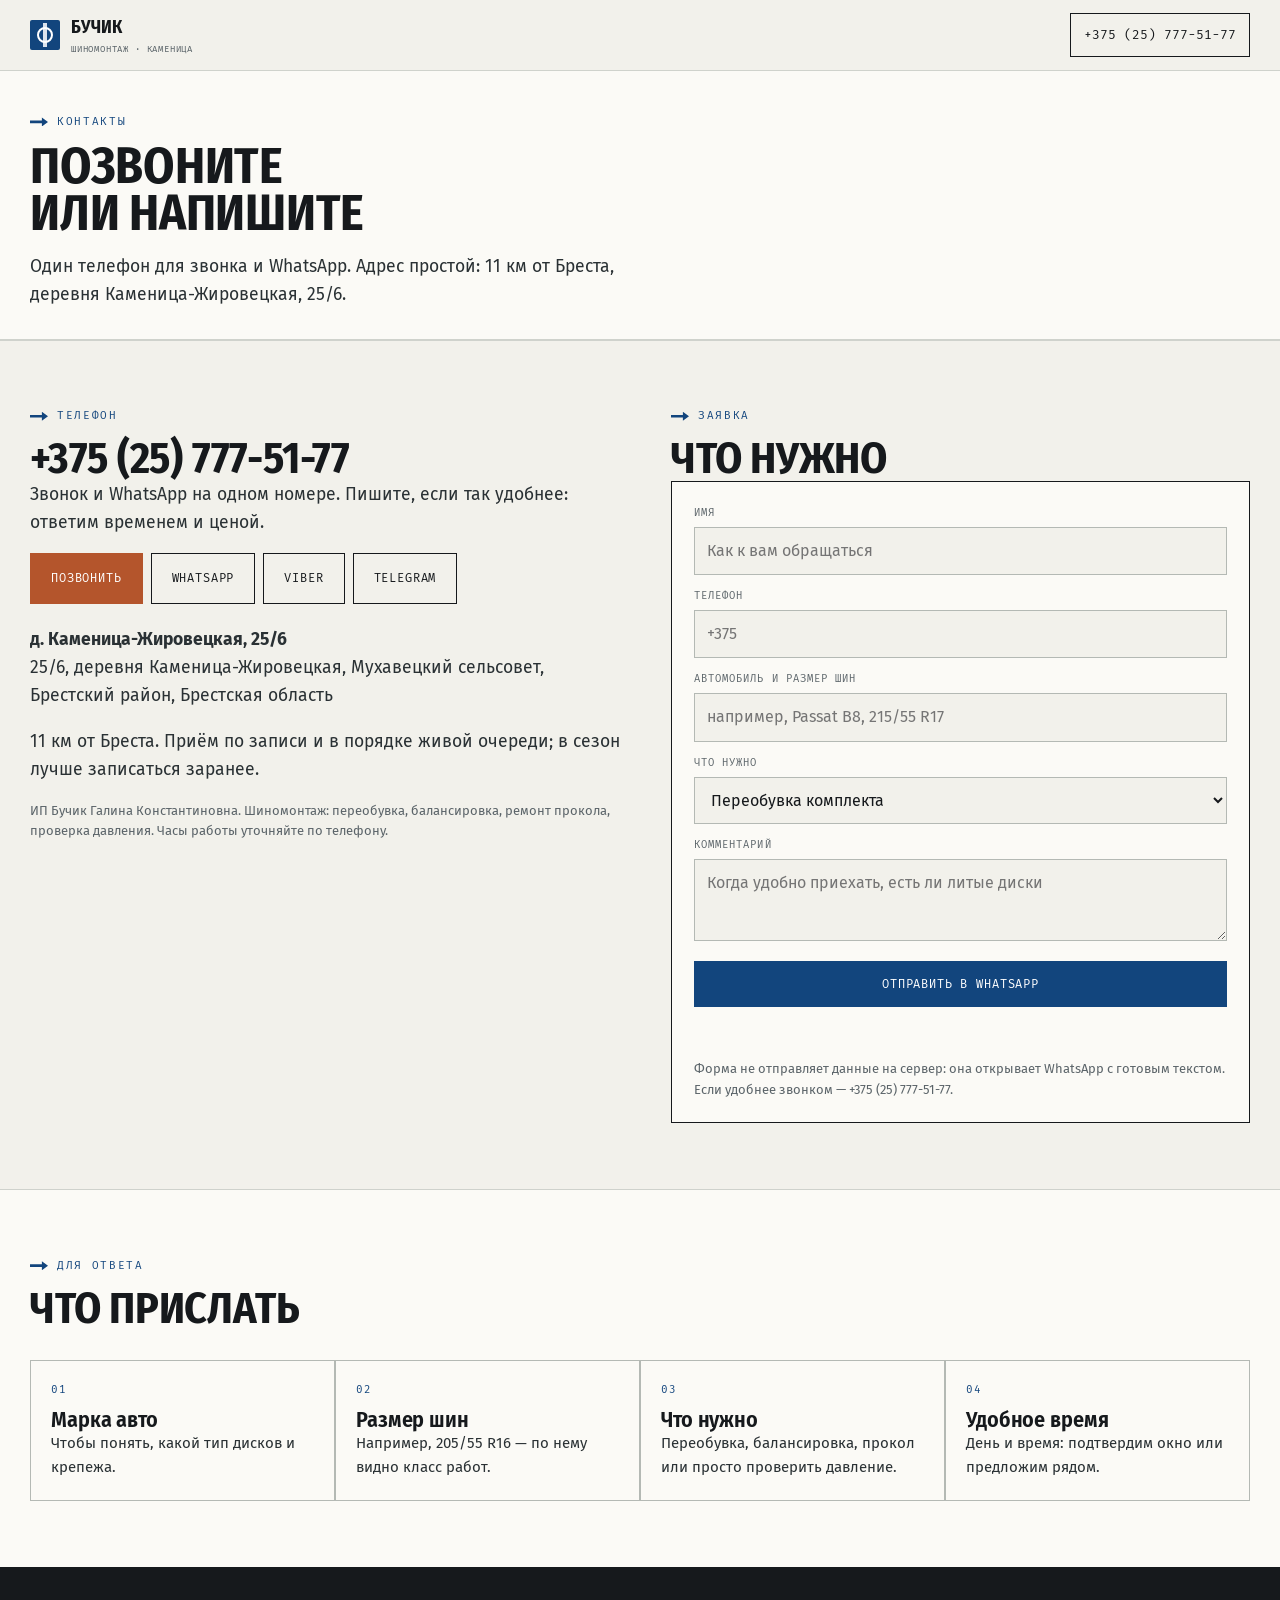
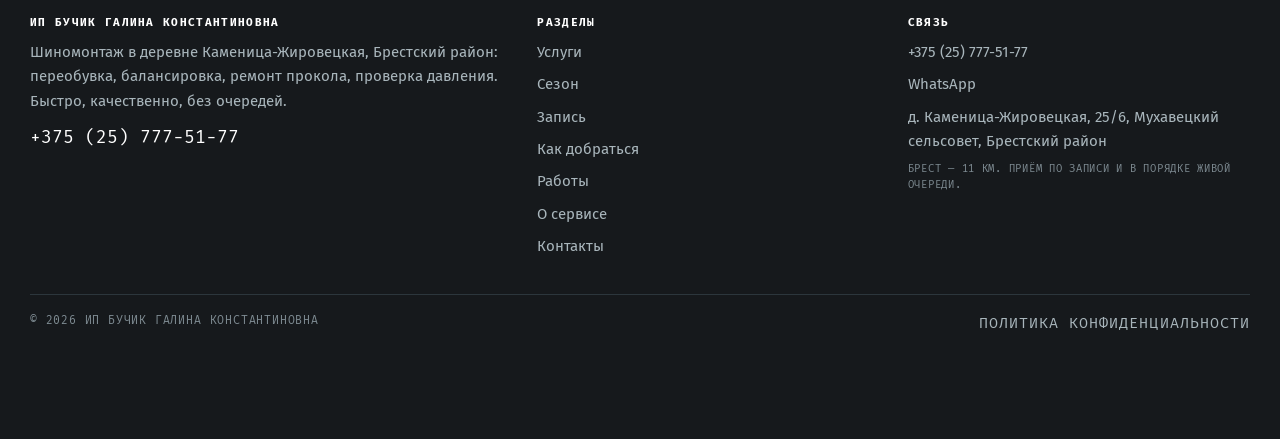
<file: kontakty.html>
<!doctype html><html lang="ru"><head>
<meta charset="utf-8"><meta name="viewport" content="width=device-width,initial-scale=1">
<title>Контакты — шиномонтаж, +375 (25) 777-51-77</title>
<meta name="description" content="Телефон +375 (25) 777-51-77, WhatsApp. Адрес: 25/6, Каменица-Жировецкая, Брестский район, 11 км от Бреста.">
<meta property="og:title" content="Контакты — шиномонтаж, +375 (25) 777-51-77"><meta property="og:description" content="Телефон +375 (25) 777-51-77, WhatsApp. Адрес: 25/6, Каменица-Жировецкая, Брестский район, 11 км от Бреста.">
<meta property="og:type" content="website"><meta property="og:locale" content="ru_BY">
<link rel="icon" href="assets/img/favicon.svg" type="image/svg+xml">
<link rel="preconnect" href="https://fonts.googleapis.com"><link rel="preconnect" href="https://fonts.gstatic.com" crossorigin>
<link href="https://fonts.googleapis.com/css2?family=Fira+Sans+Condensed:wght@600;700&family=Fira+Sans:wght@400;500;600&family=Fira+Mono:wght@400;500&display=swap" rel="stylesheet">
<style>
:root{--ink:#16191C;--paper:#F2F1EB;--white:#FBFAF6;--blue:#12457D;--blue2:#0C3560;--clay:#B4552C;--line:#CFD2CC;--line2:#B4B9B4;
--disp:"Fira Sans Condensed",system-ui,sans-serif;--body:"Fira Sans",system-ui,sans-serif;--mono:"Fira Mono",ui-monospace,monospace}
*{box-sizing:border-box}[hidden]{display:none!important}
body{margin:0;background:var(--paper);color:var(--ink);font:400 17px/1.62 var(--body)}
body.is-locked{overflow:hidden}
img{max-width:100%;height:auto;display:block}
.wrap{width:min(1220px,100% - 44px);margin-inline:auto}
.top{position:sticky;top:0;z-index:60;background:rgba(242,241,235,.97);border-bottom:1px solid var(--line)}
.top__in{display:flex;align-items:center;gap:16px;height:70px;min-width:0}
.nav{display:flex;gap:15px;margin-left:auto}
.burger{display:none;margin-left:auto;width:44px;height:38px;background:none;border:1px solid var(--ink);flex-direction:column;gap:5px;align-items:center;justify-content:center;padding:0}
.burger span{width:20px;height:2px;background:var(--ink);display:block}
.btn{display:inline-flex;align-items:center;justify-content:center;font-family:var(--mono);font-size:12px;letter-spacing:.07em;
text-transform:uppercase;padding:15px 20px;border:1px solid var(--ink);background:var(--ink);color:var(--paper)}
.btn--blue{background:var(--blue);border-color:var(--blue);color:#fff}
.btn--clay{background:var(--clay);border-color:var(--clay);color:#fff}
.btn--wg{background:transparent;color:#fff;border-color:rgba(255,255,255,.55)}
.btn--ghost{background:transparent;color:var(--ink)}
.hero{position:relative;overflow:hidden;background:#101619}
.hero__bg{position:absolute;inset:0;width:100%;height:100%;object-fit:cover}
.hero__in{position:relative;z-index:2;color:#fff}
.hero h1{font-family:var(--disp);font-size:clamp(31px,5.2vw,70px);line-height:.95;margin:0;text-transform:uppercase;overflow-wrap:anywhere}
.drawer{position:fixed;inset:0;z-index:120;background:rgba(22,25,28,.62);display:flex;justify-content:flex-end}
.drawer__in{width:min(410px,100%);background:var(--paper);height:100%;overflow-y:auto;padding:18px 22px 30px;display:flex;flex-direction:column}
.fbar{position:fixed;left:0;right:0;bottom:0;z-index:70;display:none;background:rgba(242,241,235,.98);border-top:1px solid var(--line2);padding:8px 10px;gap:6px}
.fbar a{flex:1;text-align:center;padding:11px 4px;font-family:var(--mono);font-size:11px;text-transform:uppercase;border:1px solid var(--ink);color:var(--ink)}
.fbar a:first-child{background:var(--blue);border-color:var(--blue);color:#fff}
@media (max-width:859px){.fbar{display:flex}body{padding-bottom:64px}}
@media (max-width:1049px){.nav,.top__tel{display:none}.burger{display:flex}}
</style>
<link rel="stylesheet" href="assets/css/style.v1.css">
</head><body>
<header class="top"><div class="wrap top__in">
  <a class="brand" href="index.html" aria-label="БУЧИК шиномонтаж — на главную">
    <span class="brand__mk" aria-hidden="true"></span>
    <span class="brand__tx"><b>БУЧИК</b><span>Шиномонтаж · Каменица</span></span>
  </a>
  <nav class="nav" aria-label="Основная навигация"><a href="uslugi.html"Услуги></a><a href="sezon.html"Сезон></a><a href="zapis.html"Запись></a><a href="kak-proehat.html"Как добраться></a><a href="raboty.html"Работы></a><a href="o-nas.html"О сервисе></a></nav>
  <a class="top__tel" href="tel:+375257775177">+375 (25) 777-51-77</a>
  <button class="burger" id="burger" aria-label="Меню" aria-expanded="false" aria-controls="drawer"><span></span><span></span><span></span></button>
</div></header>
<div class="drawer" id="drawer" hidden>
  <div class="drawer__in" role="dialog" aria-modal="true" aria-label="Меню сайта">
    <div style="display:flex;align-items:center;justify-content:space-between;margin-bottom:12px">
      <span class="mono">Меню</span>
      <button class="drawer__x" id="drawerClose" aria-label="Закрыть меню">×</button>
    </div>
    <a class="dl" href="uslugi.html">Услуги</a><a class="dl" href="sezon.html">Сезон</a><a class="dl" href="zapis.html">Запись</a><a class="dl" href="kak-proehat.html">Как добраться</a><a class="dl" href="raboty.html">Работы</a><a class="dl" href="o-nas.html">О сервисе</a><a class="dl" href="kontakty.html">Контакты</a>
    <a class="btn btn--blue" href="tel:+375257775177" style="margin-top:18px">+375 (25) 777-51-77</a>
    <a class="btn btn--ghost" href="https://wa.me/375257775177" target="_blank" rel="noopener" style="margin-top:8px">WhatsApp</a>
  </div>
</div>

<section style="padding:42px 0 30px;border-bottom:1px solid var(--line);background:var(--white)">
<div class="wrap"><p class="eyebrow">Контакты</p><h1 style="font-size:clamp(26px,4vw,50px)">Позвоните<br>или напишите</h1>
<p class="lede" style="margin:15px 0 0">Один телефон для звонка и WhatsApp. Адрес простой: 11 км от Бреста, деревня Каменица-Жировецкая, 25/6.</p></div></section>
<main>
<section class="section"><div class="wrap split">
  <div><p class="eyebrow">Телефон</p><h2>+375 (25) 777-51-77</h2>
    <p class="lede" style="margin-bottom:16px">Звонок и WhatsApp на одном номере. Пишите, если так удобнее: ответим временем и ценой.</p>
    <div style="display:flex;flex-wrap:wrap;gap:8px">
      <a class="btn btn--clay" href="tel:+375257775177">Позвонить</a>
      <a class="btn btn--ghost" href="https://wa.me/375257775177" target="_blank" rel="noopener">WhatsApp</a>
      <a class="btn btn--ghost" href="viber://chat?number=%2B375257775177">Viber</a>
      <a class="btn btn--ghost" href="https://t.me/+375257775177" target="_blank" rel="noopener">Telegram</a>
    </div>
    <p class="lede" style="margin-top:22px"><strong>д. Каменица-Жировецкая, 25/6</strong><br>25/6, деревня Каменица-Жировецкая, Мухавецкий сельсовет, Брестский район, Брестская область</p>
    <p class="lede" style="margin-top:12px">11 км от Бреста. Приём по записи и в порядке живой очереди; в сезон лучше записаться заранее.</p>
    <p class="fineprint" style="margin-top:14px">ИП Бучик Галина Константиновна. Шиномонтаж: переобувка, балансировка, ремонт прокола, проверка давления. Часы работы уточняйте по телефону.</p></div>
  <div><p class="eyebrow">Заявка</p><h2>Что нужно</h2><form class="form" id="leadForm" novalidate>
  <div><label for="f-name">Имя</label><input id="f-name" name="name" type="text" autocomplete="name" placeholder="Как к вам обращаться"></div>
  <div><label for="f-phone">Телефон</label><input id="f-phone" name="phone" type="tel" autocomplete="tel" placeholder="+375"></div>
  <div><label for="f-car">Автомобиль и размер шин</label><input id="f-car" name="car" type="text" placeholder="например, Passat B8, 215/55 R17"></div>
  <div><label for="f-job">Что нужно</label>
    <select id="f-job" name="job">
      <option>Переобувка комплекта</option><option>Балансировка колёс</option><option>Ремонт прокола</option>
      <option>Проверка давления</option><option>Другое — расскажу по телефону</option>
    </select></div>
  <div><label for="f-msg">Комментарий</label><textarea id="f-msg" name="msg" placeholder="Когда удобно приехать, есть ли литые диски"></textarea></div>
  <button class="btn btn--blue" type="submit">Отправить в WhatsApp</button>
  <p class="form__msg" id="formMsg" role="status" aria-live="polite"></p>
  <p class="fineprint" style="margin:0">Форма не отправляет данные на сервер: она открывает WhatsApp с готовым текстом. Если удобнее звонком — +375 (25) 777-51-77.</p>
</form></div>
</div></section>
<section class="section section--white"><div class="wrap">
  <div class="sec-head"><div><p class="eyebrow">Для ответа</p><h2>Что прислать</h2></div></div>
  <div class="steps"><div class="step"><span class="step__n">01</span><h3>Марка авто</h3><p>Чтобы понять, какой тип дисков и крепежа.</p></div><div class="step"><span class="step__n">02</span><h3>Размер шин</h3><p>Например, 205/55 R16 — по нему видно класс работ.</p></div><div class="step"><span class="step__n">03</span><h3>Что нужно</h3><p>Переобувка, балансировка, прокол или просто проверить давление.</p></div><div class="step"><span class="step__n">04</span><h3>Удобное время</h3><p>День и время: подтвердим окно или предложим рядом.</p></div></div>
</div></section>
</main>
<footer class="foot"><div class="wrap foot__in">
  <div><h4>ИП Бучик Галина Константиновна</h4>
    <p>Шиномонтаж в деревне Каменица-Жировецкая, Брестский район: переобувка, балансировка, ремонт прокола, проверка давления. Быстро, качественно, без очередей.</p>
    <p><a href="tel:+375257775177" style="font-family:var(--mono);font-size:18px;color:#fff;margin-top:10px">+375 (25) 777-51-77</a></p></div>
  <div><h4>Разделы</h4><a href="uslugi.html">Услуги</a><a href="sezon.html">Сезон</a><a href="zapis.html">Запись</a><a href="kak-proehat.html">Как добраться</a><a href="raboty.html">Работы</a><a href="o-nas.html">О сервисе</a><a href="kontakty.html">Контакты</a></div>
  <div><h4>Связь</h4><a href="tel:+375257775177">+375 (25) 777-51-77</a><a href="https://wa.me/375257775177" target="_blank" rel="noopener">WhatsApp</a>
    <p>д. Каменица-Жировецкая, 25/6, Мухавецкий сельсовет, Брестский район</p>
    <p class="mono" style="color:#7F8C93;font-size:10.5px;line-height:1.5">Брест — 11 км. Приём по записи и в порядке живой очереди.</p></div>
  <div class="foot__bt"><span class="mono" style="color:#7F8C93">© 2026 ИП Бучик Галина Константиновна</span>
    <a href="politika.html" class="mono" style="color:#A9B6BC">Политика конфиденциальности</a></div>
</div></footer>
<div class="fbar">
  <a href="tel:+375257775177">Позвонить</a>
  <a href="https://wa.me/375257775177" target="_blank" rel="noopener">WhatsApp</a>
  <a href="viber://chat?number=%2B375257775177">Viber</a>
  <a href="https://t.me/+375257775177" target="_blank" rel="noopener">Telegram</a>
</div>
<script src="assets/js/main.v1.js" defer></script>
</body></html>
</file>
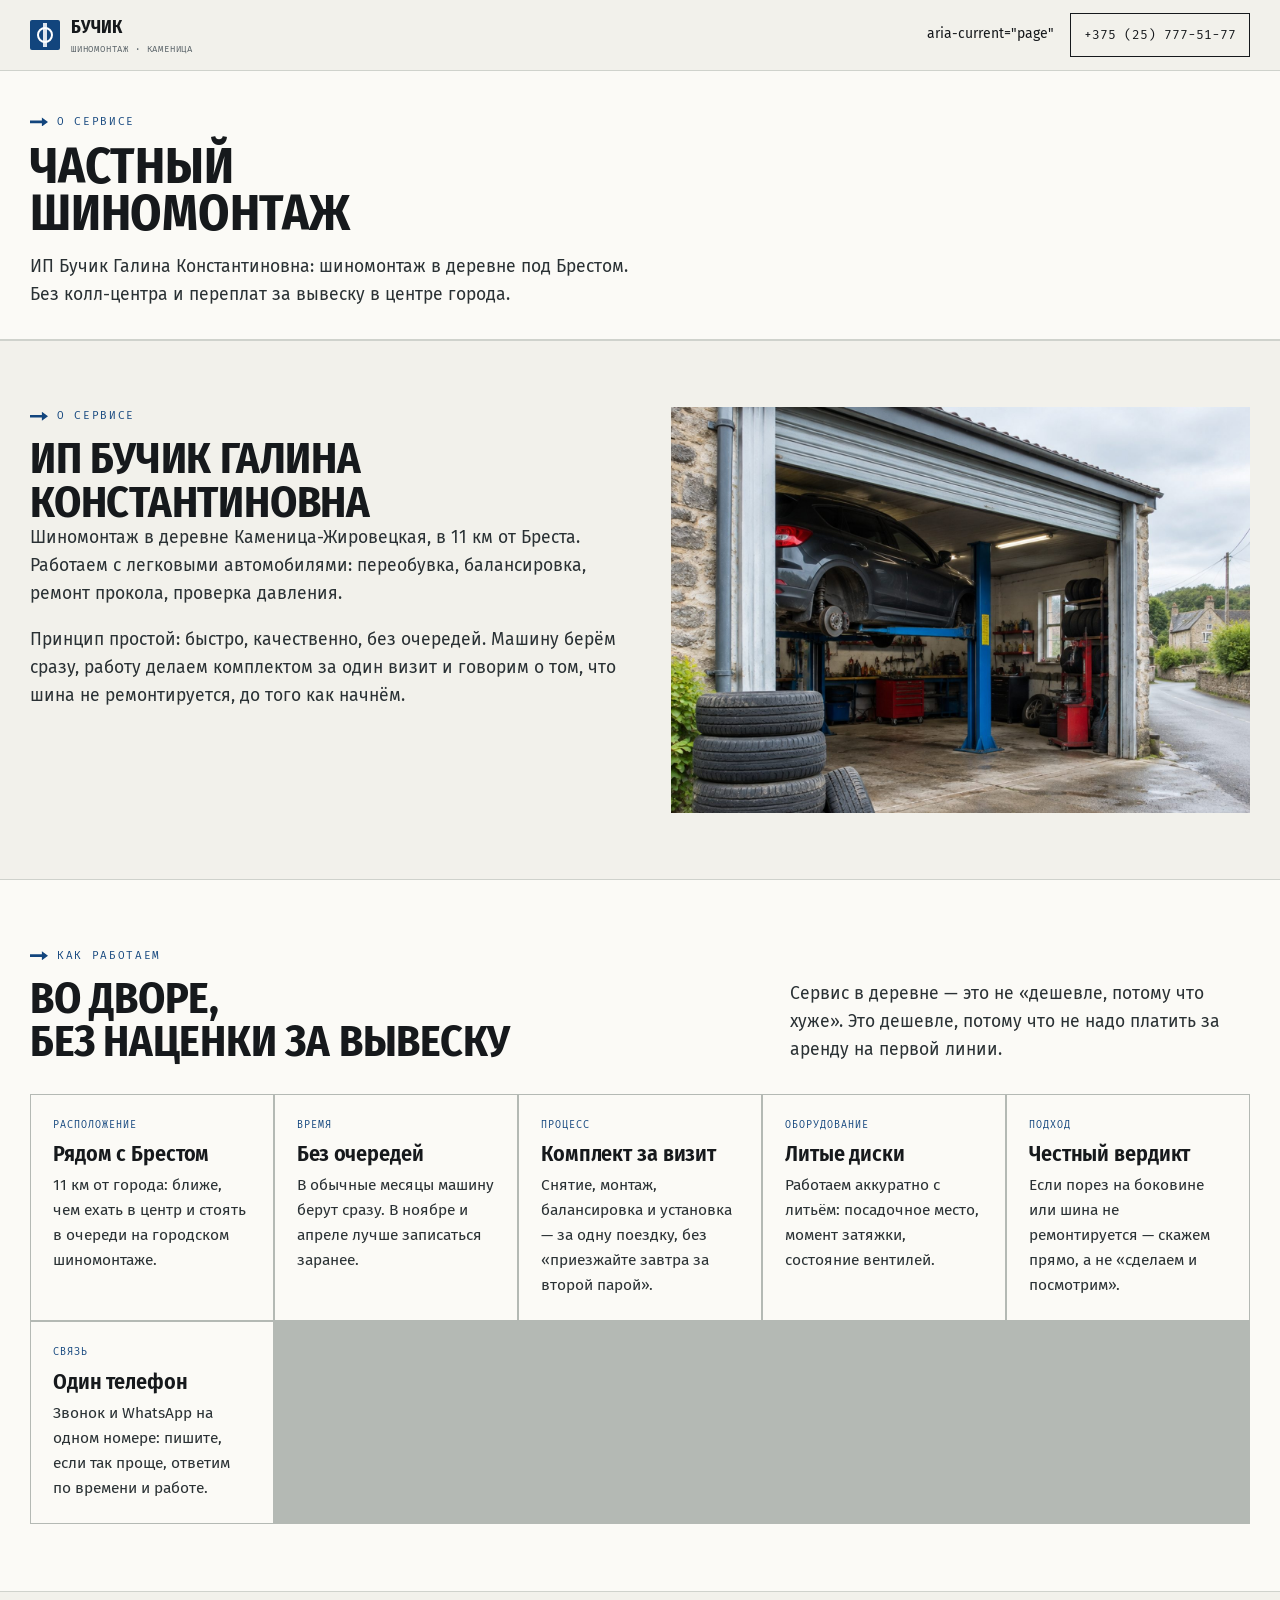
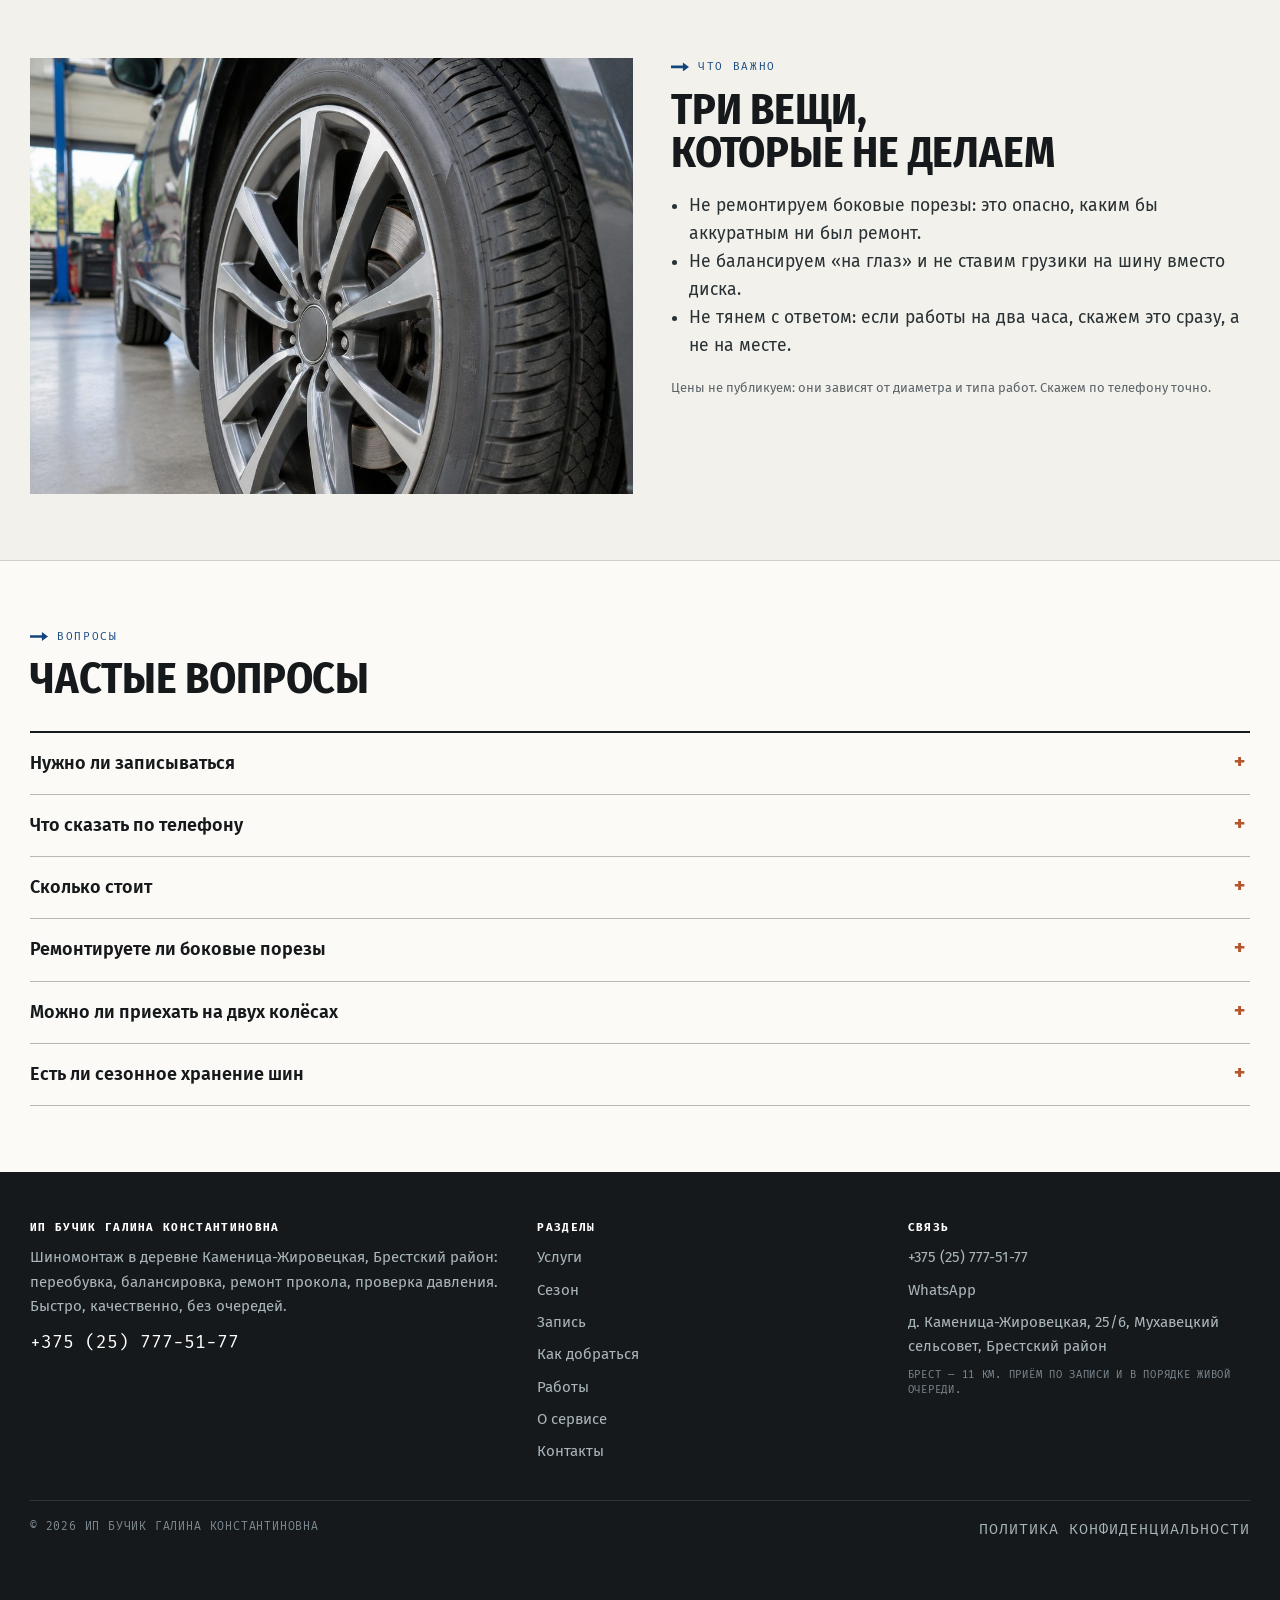
<file: o-nas.html>
<!doctype html><html lang="ru"><head>
<meta charset="utf-8"><meta name="viewport" content="width=device-width,initial-scale=1">
<title>О сервисе — ИП Бучик Галина Константиновна</title>
<meta name="description" content="Шиномонтаж под Брестом: частный сервис в деревне Каменица-Жировецкая. Быстро, качественно, без очередей.">
<meta property="og:title" content="О сервисе — ИП Бучик Галина Константиновна"><meta property="og:description" content="Шиномонтаж под Брестом: частный сервис в деревне Каменица-Жировецкая. Быстро, качественно, без очередей.">
<meta property="og:type" content="website"><meta property="og:locale" content="ru_BY">
<link rel="icon" href="assets/img/favicon.svg" type="image/svg+xml">
<link rel="preconnect" href="https://fonts.googleapis.com"><link rel="preconnect" href="https://fonts.gstatic.com" crossorigin>
<link href="https://fonts.googleapis.com/css2?family=Fira+Sans+Condensed:wght@600;700&family=Fira+Sans:wght@400;500;600&family=Fira+Mono:wght@400;500&display=swap" rel="stylesheet">
<style>
:root{--ink:#16191C;--paper:#F2F1EB;--white:#FBFAF6;--blue:#12457D;--blue2:#0C3560;--clay:#B4552C;--line:#CFD2CC;--line2:#B4B9B4;
--disp:"Fira Sans Condensed",system-ui,sans-serif;--body:"Fira Sans",system-ui,sans-serif;--mono:"Fira Mono",ui-monospace,monospace}
*{box-sizing:border-box}[hidden]{display:none!important}
body{margin:0;background:var(--paper);color:var(--ink);font:400 17px/1.62 var(--body)}
body.is-locked{overflow:hidden}
img{max-width:100%;height:auto;display:block}
.wrap{width:min(1220px,100% - 44px);margin-inline:auto}
.top{position:sticky;top:0;z-index:60;background:rgba(242,241,235,.97);border-bottom:1px solid var(--line)}
.top__in{display:flex;align-items:center;gap:16px;height:70px;min-width:0}
.nav{display:flex;gap:15px;margin-left:auto}
.burger{display:none;margin-left:auto;width:44px;height:38px;background:none;border:1px solid var(--ink);flex-direction:column;gap:5px;align-items:center;justify-content:center;padding:0}
.burger span{width:20px;height:2px;background:var(--ink);display:block}
.btn{display:inline-flex;align-items:center;justify-content:center;font-family:var(--mono);font-size:12px;letter-spacing:.07em;
text-transform:uppercase;padding:15px 20px;border:1px solid var(--ink);background:var(--ink);color:var(--paper)}
.btn--blue{background:var(--blue);border-color:var(--blue);color:#fff}
.btn--clay{background:var(--clay);border-color:var(--clay);color:#fff}
.btn--wg{background:transparent;color:#fff;border-color:rgba(255,255,255,.55)}
.btn--ghost{background:transparent;color:var(--ink)}
.hero{position:relative;overflow:hidden;background:#101619}
.hero__bg{position:absolute;inset:0;width:100%;height:100%;object-fit:cover}
.hero__in{position:relative;z-index:2;color:#fff}
.hero h1{font-family:var(--disp);font-size:clamp(31px,5.2vw,70px);line-height:.95;margin:0;text-transform:uppercase;overflow-wrap:anywhere}
.drawer{position:fixed;inset:0;z-index:120;background:rgba(22,25,28,.62);display:flex;justify-content:flex-end}
.drawer__in{width:min(410px,100%);background:var(--paper);height:100%;overflow-y:auto;padding:18px 22px 30px;display:flex;flex-direction:column}
.fbar{position:fixed;left:0;right:0;bottom:0;z-index:70;display:none;background:rgba(242,241,235,.98);border-top:1px solid var(--line2);padding:8px 10px;gap:6px}
.fbar a{flex:1;text-align:center;padding:11px 4px;font-family:var(--mono);font-size:11px;text-transform:uppercase;border:1px solid var(--ink);color:var(--ink)}
.fbar a:first-child{background:var(--blue);border-color:var(--blue);color:#fff}
@media (max-width:859px){.fbar{display:flex}body{padding-bottom:64px}}
@media (max-width:1049px){.nav,.top__tel{display:none}.burger{display:flex}}
</style>
<link rel="stylesheet" href="assets/css/style.v1.css">
</head><body>
<header class="top"><div class="wrap top__in">
  <a class="brand" href="index.html" aria-label="БУЧИК шиномонтаж — на главную">
    <span class="brand__mk" aria-hidden="true"></span>
    <span class="brand__tx"><b>БУЧИК</b><span>Шиномонтаж · Каменица</span></span>
  </a>
  <nav class="nav" aria-label="Основная навигация"><a href="uslugi.html"Услуги></a><a href="sezon.html"Сезон></a><a href="zapis.html"Запись></a><a href="kak-proehat.html"Как добраться></a><a href="raboty.html"Работы></a><a href="o-nas.html"О сервисе> aria-current="page"</a></nav>
  <a class="top__tel" href="tel:+375257775177">+375 (25) 777-51-77</a>
  <button class="burger" id="burger" aria-label="Меню" aria-expanded="false" aria-controls="drawer"><span></span><span></span><span></span></button>
</div></header>
<div class="drawer" id="drawer" hidden>
  <div class="drawer__in" role="dialog" aria-modal="true" aria-label="Меню сайта">
    <div style="display:flex;align-items:center;justify-content:space-between;margin-bottom:12px">
      <span class="mono">Меню</span>
      <button class="drawer__x" id="drawerClose" aria-label="Закрыть меню">×</button>
    </div>
    <a class="dl" href="uslugi.html">Услуги</a><a class="dl" href="sezon.html">Сезон</a><a class="dl" href="zapis.html">Запись</a><a class="dl" href="kak-proehat.html">Как добраться</a><a class="dl" href="raboty.html">Работы</a><a class="dl" href="o-nas.html">О сервисе</a><a class="dl" href="kontakty.html">Контакты</a>
    <a class="btn btn--blue" href="tel:+375257775177" style="margin-top:18px">+375 (25) 777-51-77</a>
    <a class="btn btn--ghost" href="https://wa.me/375257775177" target="_blank" rel="noopener" style="margin-top:8px">WhatsApp</a>
  </div>
</div>

<section style="padding:42px 0 30px;border-bottom:1px solid var(--line);background:var(--white)">
<div class="wrap"><p class="eyebrow">О сервисе</p><h1 style="font-size:clamp(26px,4vw,50px)">Частный<br>шиномонтаж</h1>
<p class="lede" style="margin:15px 0 0">ИП Бучик Галина Константиновна: шиномонтаж в деревне под Брестом. Без колл-центра и переплат за вывеску в центре города.</p></div></section>
<main>
<section class="section"><div class="wrap split">
  <div><p class="eyebrow">О сервисе</p><h2>ИП Бучик Галина Константиновна</h2>
    <p class="lede">Шиномонтаж в деревне Каменица-Жировецкая, в 11 км от Бреста. Работаем с легковыми автомобилями: переобувка, балансировка, ремонт прокола, проверка давления.</p>
    <p class="lede" style="margin-top:12px">Принцип простой: быстро, качественно, без очередей. Машину берём сразу, работу делаем комплектом за один визит и говорим о том, что шина не ремонтируется, до того как начнём.</p></div>
  <div><img src="assets/img/hero.jpg" alt="Шиномонтаж под Брестом" loading="lazy"></div>
</div></section>
<section class="section section--white"><div class="wrap">
  <div class="sec-head"><div><p class="eyebrow">Как работаем</p><h2>Во дворе,<br>без наценки за вывеску</h2></div>
    <p class="lede">Сервис в деревне — это не «дешевле, потому что хуже». Это дешевле, потому что не надо платить за аренду на первой линии.</p></div>
  <div class="grid3"><div class="card"><span class="card__tag">Расположение</span><h3>Рядом с Брестом</h3><p>11 км от города: ближе, чем ехать в центр и стоять в очереди на городском шиномонтаже.</p></div><div class="card"><span class="card__tag">Время</span><h3>Без очередей</h3><p>В обычные месяцы машину берут сразу. В ноябре и апреле лучше записаться заранее.</p></div><div class="card"><span class="card__tag">Процесс</span><h3>Комплект за визит</h3><p>Снятие, монтаж, балансировка и установка — за одну поездку, без «приезжайте завтра за второй парой».</p></div><div class="card"><span class="card__tag">Оборудование</span><h3>Литые диски</h3><p>Работаем аккуратно с литьём: посадочное место, момент затяжки, состояние вентилей.</p></div><div class="card"><span class="card__tag">Подход</span><h3>Честный вердикт</h3><p>Если порез на боковине или шина не ремонтируется — скажем прямо, а не «сделаем и посмотрим».</p></div><div class="card"><span class="card__tag">Связь</span><h3>Один телефон</h3><p>Звонок и WhatsApp на одном номере: пишите, если так проще, ответим по времени и работе.</p></div></div>
</div></section>
<section class="section"><div class="wrap split">
  <div><img src="assets/img/wheel.jpg" alt="Колесо после работы" loading="lazy"></div>
  <div><p class="eyebrow">Что важно</p><h2>Три вещи,<br>которые не делаем</h2>
    <ul class="lede" style="padding-left:18px">
      <li>Не ремонтируем боковые порезы: это опасно, каким бы аккуратным ни был ремонт.</li>
      <li>Не балансируем «на глаз» и не ставим грузики на шину вместо диска.</li>
      <li>Не тянем с ответом: если работы на два часа, скажем это сразу, а не на месте.</li>
    </ul>
    <p class="fineprint" style="margin-top:12px">Цены не публикуем: они зависят от диаметра и типа работ. Скажем по телефону точно.</p></div>
</div></section>
<section class="section section--white"><div class="wrap">
  <div class="sec-head"><div><p class="eyebrow">Вопросы</p><h2>Частые вопросы</h2></div></div>
  <div class="acc"><details><summary>Нужно ли записываться</summary><p>В обычные месяцы — нет, приезжайте: машину берут сразу. В ноябре и апреле запись экономит вечер: это пик переобувки.</p></details><details><summary>Что сказать по телефону</summary><p>Марку авто, размер шин (например, 205/55 R16) и что нужно: переобувка, балансировка, прокол. Этого хватит, чтобы назвать время.</p></details><details><summary>Сколько стоит</summary><p>Цена зависит от диаметра колеса и от того, снимаются ли шины с дисков. Точную сумму скажем по телефону — публиковать «среднюю» цену нечестно.</p></details><details><summary>Ремонтируете ли боковые порезы</summary><p>Нет, боковой порез — это небезопасно. По протектору смотрим: жгут, грибок или заплатка изнутри, в зависимости от повреждения.</p></details><details><summary>Можно ли приехать на двух колёсах</summary><p>Да, но большинство работ удобнее делать комплектом: так и время короче, и балансировка ровнее.</p></details><details><summary>Есть ли сезонное хранение шин</summary><p>Этот вопрос уточните по телефону: не хотим обещать то, чего может не быть.</p></details></div>
</div></section>
</main>
<footer class="foot"><div class="wrap foot__in">
  <div><h4>ИП Бучик Галина Константиновна</h4>
    <p>Шиномонтаж в деревне Каменица-Жировецкая, Брестский район: переобувка, балансировка, ремонт прокола, проверка давления. Быстро, качественно, без очередей.</p>
    <p><a href="tel:+375257775177" style="font-family:var(--mono);font-size:18px;color:#fff;margin-top:10px">+375 (25) 777-51-77</a></p></div>
  <div><h4>Разделы</h4><a href="uslugi.html">Услуги</a><a href="sezon.html">Сезон</a><a href="zapis.html">Запись</a><a href="kak-proehat.html">Как добраться</a><a href="raboty.html">Работы</a><a href="o-nas.html">О сервисе</a><a href="kontakty.html">Контакты</a></div>
  <div><h4>Связь</h4><a href="tel:+375257775177">+375 (25) 777-51-77</a><a href="https://wa.me/375257775177" target="_blank" rel="noopener">WhatsApp</a>
    <p>д. Каменица-Жировецкая, 25/6, Мухавецкий сельсовет, Брестский район</p>
    <p class="mono" style="color:#7F8C93;font-size:10.5px;line-height:1.5">Брест — 11 км. Приём по записи и в порядке живой очереди.</p></div>
  <div class="foot__bt"><span class="mono" style="color:#7F8C93">© 2026 ИП Бучик Галина Константиновна</span>
    <a href="politika.html" class="mono" style="color:#A9B6BC">Политика конфиденциальности</a></div>
</div></footer>
<div class="fbar">
  <a href="tel:+375257775177">Позвонить</a>
  <a href="https://wa.me/375257775177" target="_blank" rel="noopener">WhatsApp</a>
  <a href="viber://chat?number=%2B375257775177">Viber</a>
  <a href="https://t.me/+375257775177" target="_blank" rel="noopener">Telegram</a>
</div>
<script src="assets/js/main.v1.js" defer></script>
</body></html>
</file>
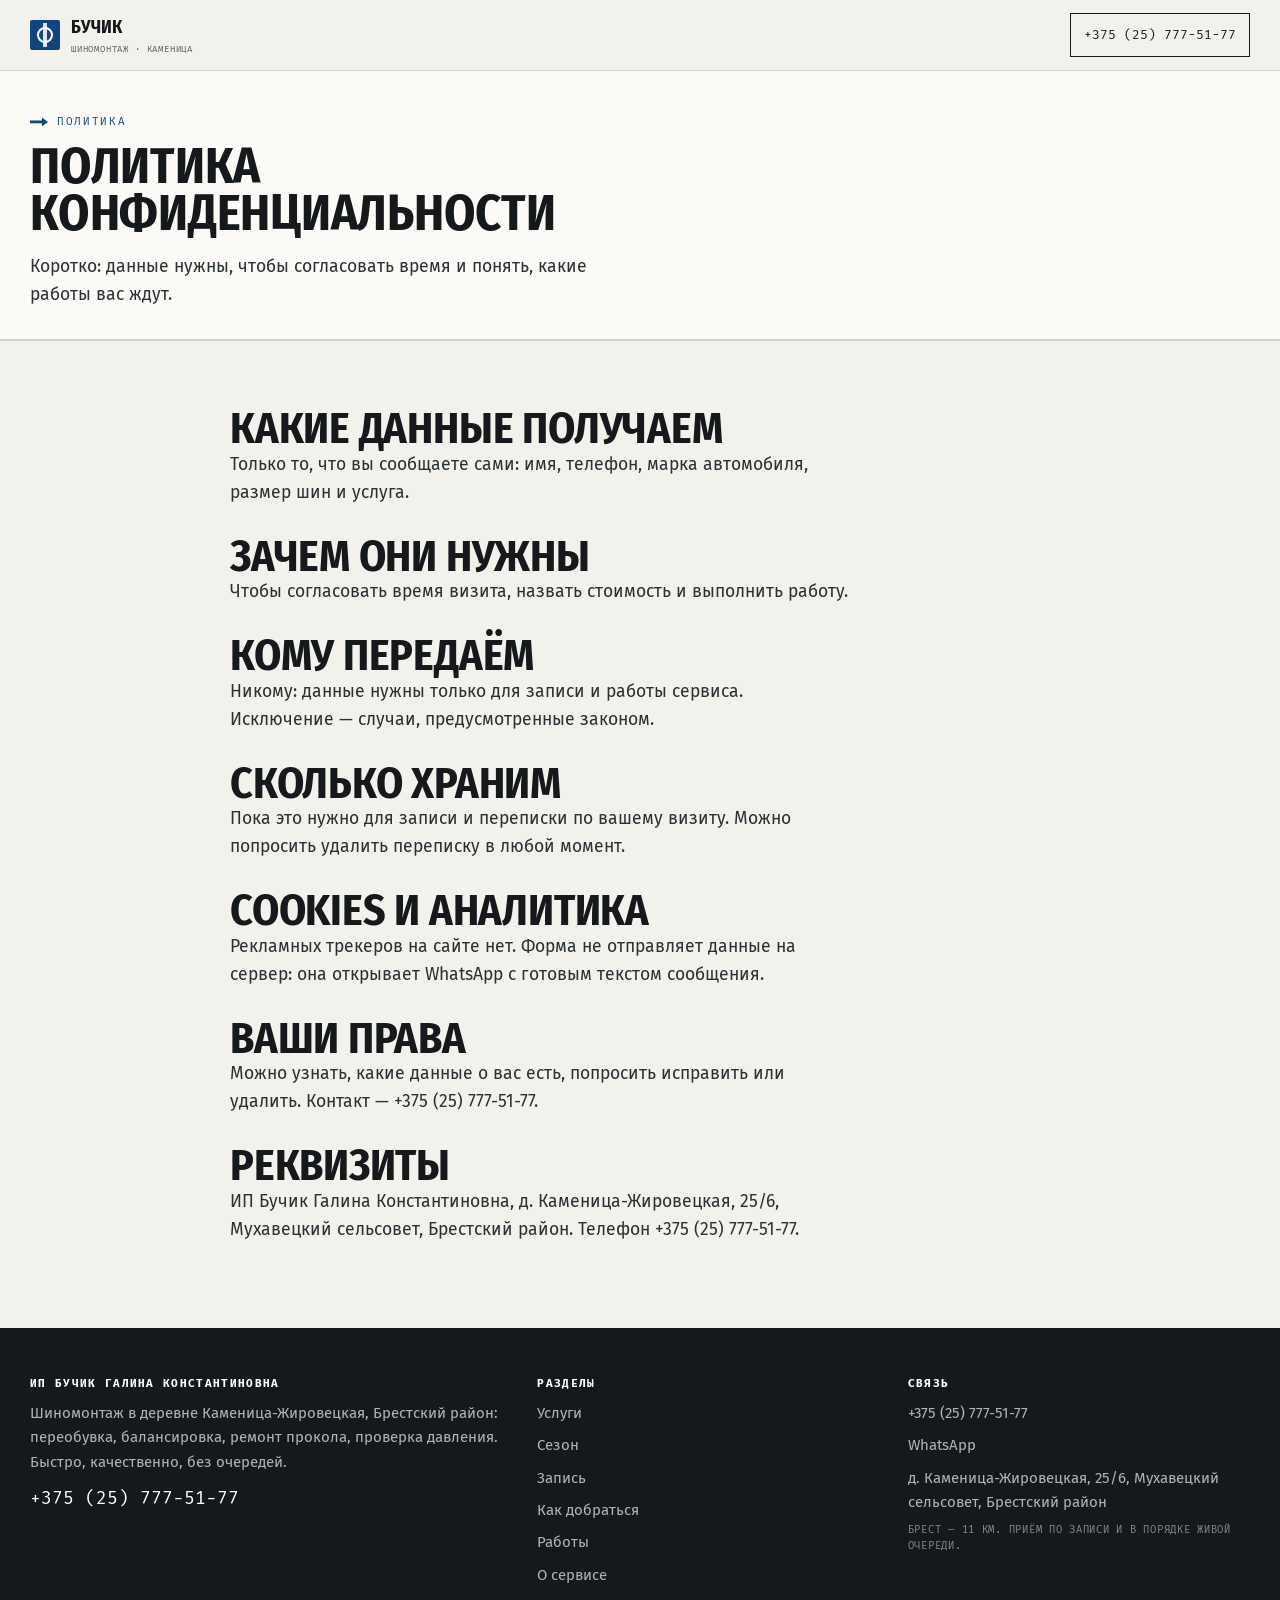
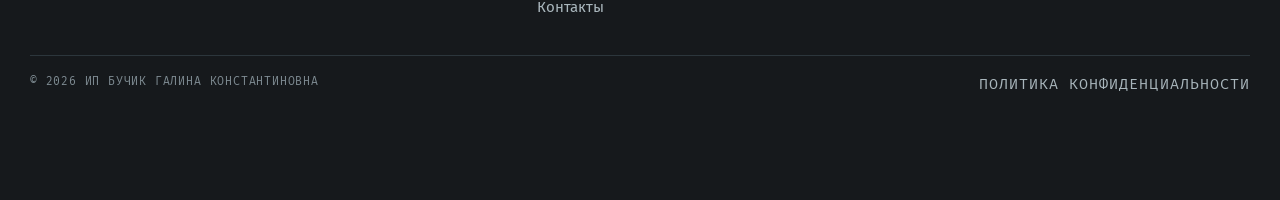
<file: politika.html>
<!doctype html><html lang="ru"><head>
<meta charset="utf-8"><meta name="viewport" content="width=device-width,initial-scale=1">
<title>Политика конфиденциальности | Бучик</title>
<meta name="description" content="Как обрабатываются данные заявок шиномонтажа: имя, телефон, автомобиль и услуга.">
<meta property="og:title" content="Политика конфиденциальности | Бучик"><meta property="og:description" content="Как обрабатываются данные заявок шиномонтажа: имя, телефон, автомобиль и услуга.">
<meta property="og:type" content="website"><meta property="og:locale" content="ru_BY">
<link rel="icon" href="assets/img/favicon.svg" type="image/svg+xml">
<link rel="preconnect" href="https://fonts.googleapis.com"><link rel="preconnect" href="https://fonts.gstatic.com" crossorigin>
<link href="https://fonts.googleapis.com/css2?family=Fira+Sans+Condensed:wght@600;700&family=Fira+Sans:wght@400;500;600&family=Fira+Mono:wght@400;500&display=swap" rel="stylesheet">
<style>
:root{--ink:#16191C;--paper:#F2F1EB;--white:#FBFAF6;--blue:#12457D;--blue2:#0C3560;--clay:#B4552C;--line:#CFD2CC;--line2:#B4B9B4;
--disp:"Fira Sans Condensed",system-ui,sans-serif;--body:"Fira Sans",system-ui,sans-serif;--mono:"Fira Mono",ui-monospace,monospace}
*{box-sizing:border-box}[hidden]{display:none!important}
body{margin:0;background:var(--paper);color:var(--ink);font:400 17px/1.62 var(--body)}
body.is-locked{overflow:hidden}
img{max-width:100%;height:auto;display:block}
.wrap{width:min(1220px,100% - 44px);margin-inline:auto}
.top{position:sticky;top:0;z-index:60;background:rgba(242,241,235,.97);border-bottom:1px solid var(--line)}
.top__in{display:flex;align-items:center;gap:16px;height:70px;min-width:0}
.nav{display:flex;gap:15px;margin-left:auto}
.burger{display:none;margin-left:auto;width:44px;height:38px;background:none;border:1px solid var(--ink);flex-direction:column;gap:5px;align-items:center;justify-content:center;padding:0}
.burger span{width:20px;height:2px;background:var(--ink);display:block}
.btn{display:inline-flex;align-items:center;justify-content:center;font-family:var(--mono);font-size:12px;letter-spacing:.07em;
text-transform:uppercase;padding:15px 20px;border:1px solid var(--ink);background:var(--ink);color:var(--paper)}
.btn--blue{background:var(--blue);border-color:var(--blue);color:#fff}
.btn--clay{background:var(--clay);border-color:var(--clay);color:#fff}
.btn--wg{background:transparent;color:#fff;border-color:rgba(255,255,255,.55)}
.btn--ghost{background:transparent;color:var(--ink)}
.hero{position:relative;overflow:hidden;background:#101619}
.hero__bg{position:absolute;inset:0;width:100%;height:100%;object-fit:cover}
.hero__in{position:relative;z-index:2;color:#fff}
.hero h1{font-family:var(--disp);font-size:clamp(31px,5.2vw,70px);line-height:.95;margin:0;text-transform:uppercase;overflow-wrap:anywhere}
.drawer{position:fixed;inset:0;z-index:120;background:rgba(22,25,28,.62);display:flex;justify-content:flex-end}
.drawer__in{width:min(410px,100%);background:var(--paper);height:100%;overflow-y:auto;padding:18px 22px 30px;display:flex;flex-direction:column}
.fbar{position:fixed;left:0;right:0;bottom:0;z-index:70;display:none;background:rgba(242,241,235,.98);border-top:1px solid var(--line2);padding:8px 10px;gap:6px}
.fbar a{flex:1;text-align:center;padding:11px 4px;font-family:var(--mono);font-size:11px;text-transform:uppercase;border:1px solid var(--ink);color:var(--ink)}
.fbar a:first-child{background:var(--blue);border-color:var(--blue);color:#fff}
@media (max-width:859px){.fbar{display:flex}body{padding-bottom:64px}}
@media (max-width:1049px){.nav,.top__tel{display:none}.burger{display:flex}}
</style>
<link rel="stylesheet" href="assets/css/style.v1.css">
</head><body>
<header class="top"><div class="wrap top__in">
  <a class="brand" href="index.html" aria-label="БУЧИК шиномонтаж — на главную">
    <span class="brand__mk" aria-hidden="true"></span>
    <span class="brand__tx"><b>БУЧИК</b><span>Шиномонтаж · Каменица</span></span>
  </a>
  <nav class="nav" aria-label="Основная навигация"><a href="uslugi.html"Услуги></a><a href="sezon.html"Сезон></a><a href="zapis.html"Запись></a><a href="kak-proehat.html"Как добраться></a><a href="raboty.html"Работы></a><a href="o-nas.html"О сервисе></a></nav>
  <a class="top__tel" href="tel:+375257775177">+375 (25) 777-51-77</a>
  <button class="burger" id="burger" aria-label="Меню" aria-expanded="false" aria-controls="drawer"><span></span><span></span><span></span></button>
</div></header>
<div class="drawer" id="drawer" hidden>
  <div class="drawer__in" role="dialog" aria-modal="true" aria-label="Меню сайта">
    <div style="display:flex;align-items:center;justify-content:space-between;margin-bottom:12px">
      <span class="mono">Меню</span>
      <button class="drawer__x" id="drawerClose" aria-label="Закрыть меню">×</button>
    </div>
    <a class="dl" href="uslugi.html">Услуги</a><a class="dl" href="sezon.html">Сезон</a><a class="dl" href="zapis.html">Запись</a><a class="dl" href="kak-proehat.html">Как добраться</a><a class="dl" href="raboty.html">Работы</a><a class="dl" href="o-nas.html">О сервисе</a><a class="dl" href="kontakty.html">Контакты</a>
    <a class="btn btn--blue" href="tel:+375257775177" style="margin-top:18px">+375 (25) 777-51-77</a>
    <a class="btn btn--ghost" href="https://wa.me/375257775177" target="_blank" rel="noopener" style="margin-top:8px">WhatsApp</a>
  </div>
</div>

<section style="padding:42px 0 30px;border-bottom:1px solid var(--line);background:var(--white)">
<div class="wrap"><p class="eyebrow">Политика</p><h1 style="font-size:clamp(26px,4vw,50px)">Политика<br>конфиденциальности</h1>
<p class="lede" style="margin:15px 0 0">Коротко: данные нужны, чтобы согласовать время и понять, какие работы вас ждут.</p></div></section>
<main>
<section class="section"><div class="wrap" style="max-width:820px">
<h2>Какие данные получаем</h2><p class="lede">Только то, что вы сообщаете сами: имя, телефон, марка автомобиля, размер шин и услуга.</p>
<h2 style="margin-top:28px">Зачем они нужны</h2><p class="lede">Чтобы согласовать время визита, назвать стоимость и выполнить работу.</p>
<h2 style="margin-top:28px">Кому передаём</h2><p class="lede">Никому: данные нужны только для записи и работы сервиса. Исключение — случаи, предусмотренные законом.</p>
<h2 style="margin-top:28px">Сколько храним</h2><p class="lede">Пока это нужно для записи и переписки по вашему визиту. Можно попросить удалить переписку в любой момент.</p>
<h2 style="margin-top:28px">Cookies и аналитика</h2><p class="lede">Рекламных трекеров на сайте нет. Форма не отправляет данные на сервер: она открывает WhatsApp с готовым текстом сообщения.</p>
<h2 style="margin-top:28px">Ваши права</h2><p class="lede">Можно узнать, какие данные о вас есть, попросить исправить или удалить. Контакт — +375 (25) 777-51-77.</p>
<h2 style="margin-top:28px">Реквизиты</h2><p class="lede">ИП Бучик Галина Константиновна, д. Каменица-Жировецкая, 25/6, Мухавецкий сельсовет, Брестский район. Телефон +375 (25) 777-51-77.</p>
</div></section>
</main>
<footer class="foot"><div class="wrap foot__in">
  <div><h4>ИП Бучик Галина Константиновна</h4>
    <p>Шиномонтаж в деревне Каменица-Жировецкая, Брестский район: переобувка, балансировка, ремонт прокола, проверка давления. Быстро, качественно, без очередей.</p>
    <p><a href="tel:+375257775177" style="font-family:var(--mono);font-size:18px;color:#fff;margin-top:10px">+375 (25) 777-51-77</a></p></div>
  <div><h4>Разделы</h4><a href="uslugi.html">Услуги</a><a href="sezon.html">Сезон</a><a href="zapis.html">Запись</a><a href="kak-proehat.html">Как добраться</a><a href="raboty.html">Работы</a><a href="o-nas.html">О сервисе</a><a href="kontakty.html">Контакты</a></div>
  <div><h4>Связь</h4><a href="tel:+375257775177">+375 (25) 777-51-77</a><a href="https://wa.me/375257775177" target="_blank" rel="noopener">WhatsApp</a>
    <p>д. Каменица-Жировецкая, 25/6, Мухавецкий сельсовет, Брестский район</p>
    <p class="mono" style="color:#7F8C93;font-size:10.5px;line-height:1.5">Брест — 11 км. Приём по записи и в порядке живой очереди.</p></div>
  <div class="foot__bt"><span class="mono" style="color:#7F8C93">© 2026 ИП Бучик Галина Константиновна</span>
    <a href="politika.html" class="mono" style="color:#A9B6BC">Политика конфиденциальности</a></div>
</div></footer>
<div class="fbar">
  <a href="tel:+375257775177">Позвонить</a>
  <a href="https://wa.me/375257775177" target="_blank" rel="noopener">WhatsApp</a>
  <a href="viber://chat?number=%2B375257775177">Viber</a>
  <a href="https://t.me/+375257775177" target="_blank" rel="noopener">Telegram</a>
</div>
<script src="assets/js/main.v1.js" defer></script>
</body></html>
</file>
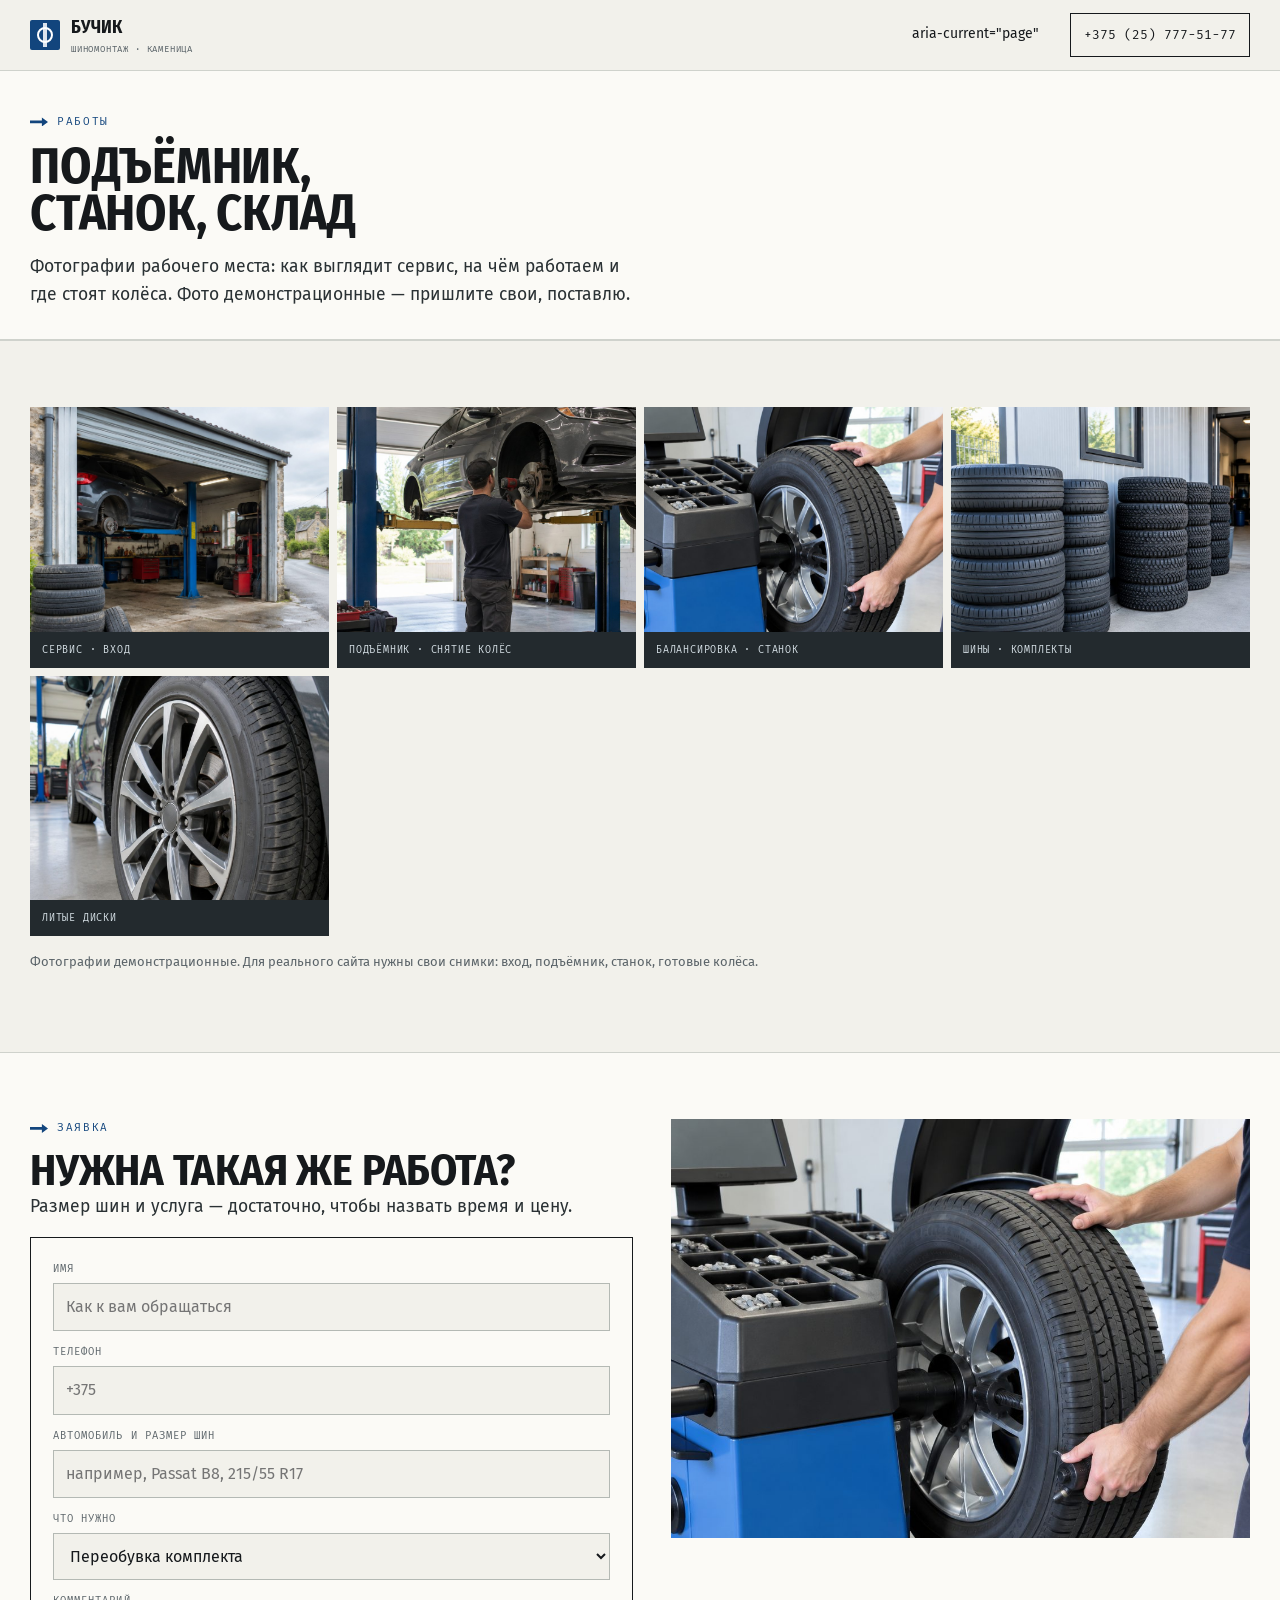
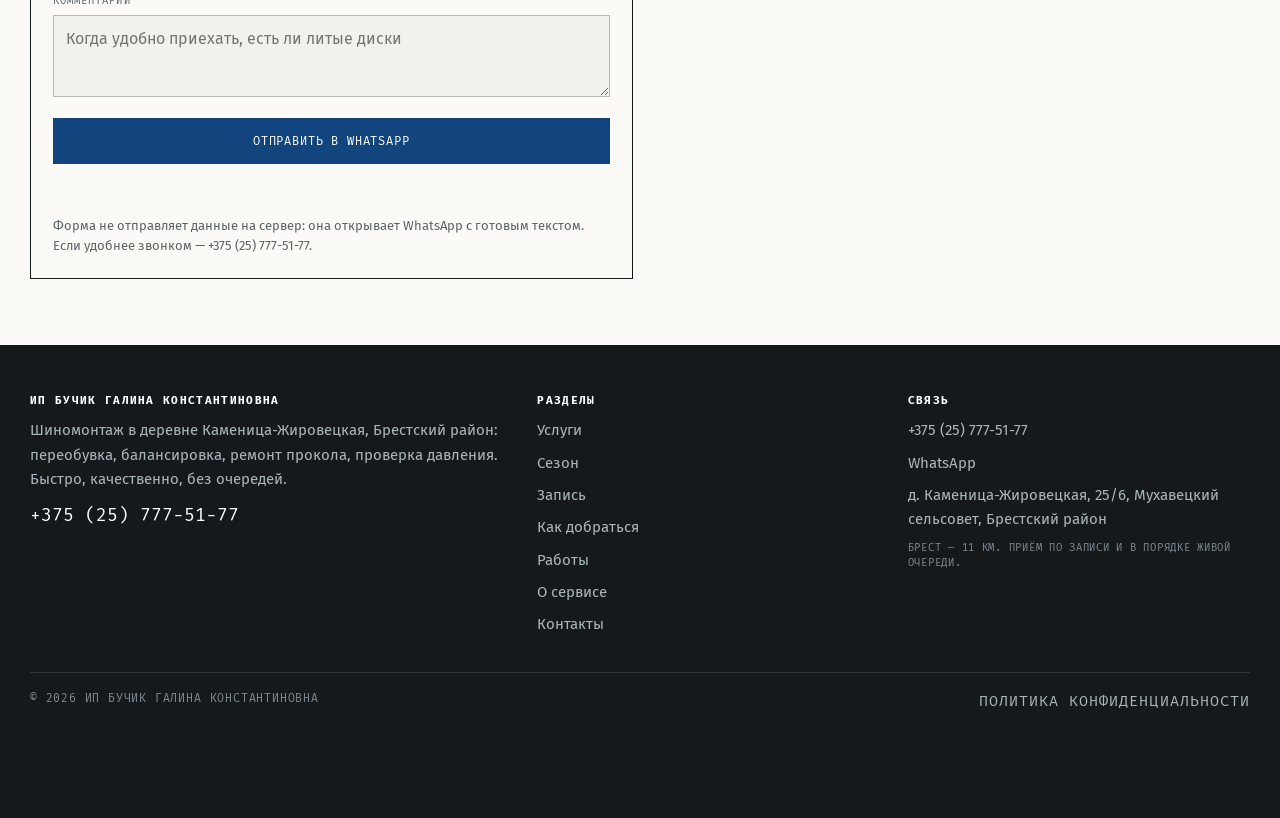
<file: raboty.html>
<!doctype html><html lang="ru"><head>
<meta charset="utf-8"><meta name="viewport" content="width=device-width,initial-scale=1">
<title>Работы — шиномонтаж в Каменице | Бучик</title>
<meta name="description" content="Фотографии рабочего места: подъёмник, балансировочный станок, склад шин, литые диски.">
<meta property="og:title" content="Работы — шиномонтаж в Каменице | Бучик"><meta property="og:description" content="Фотографии рабочего места: подъёмник, балансировочный станок, склад шин, литые диски.">
<meta property="og:type" content="website"><meta property="og:locale" content="ru_BY">
<link rel="icon" href="assets/img/favicon.svg" type="image/svg+xml">
<link rel="preconnect" href="https://fonts.googleapis.com"><link rel="preconnect" href="https://fonts.gstatic.com" crossorigin>
<link href="https://fonts.googleapis.com/css2?family=Fira+Sans+Condensed:wght@600;700&family=Fira+Sans:wght@400;500;600&family=Fira+Mono:wght@400;500&display=swap" rel="stylesheet">
<style>
:root{--ink:#16191C;--paper:#F2F1EB;--white:#FBFAF6;--blue:#12457D;--blue2:#0C3560;--clay:#B4552C;--line:#CFD2CC;--line2:#B4B9B4;
--disp:"Fira Sans Condensed",system-ui,sans-serif;--body:"Fira Sans",system-ui,sans-serif;--mono:"Fira Mono",ui-monospace,monospace}
*{box-sizing:border-box}[hidden]{display:none!important}
body{margin:0;background:var(--paper);color:var(--ink);font:400 17px/1.62 var(--body)}
body.is-locked{overflow:hidden}
img{max-width:100%;height:auto;display:block}
.wrap{width:min(1220px,100% - 44px);margin-inline:auto}
.top{position:sticky;top:0;z-index:60;background:rgba(242,241,235,.97);border-bottom:1px solid var(--line)}
.top__in{display:flex;align-items:center;gap:16px;height:70px;min-width:0}
.nav{display:flex;gap:15px;margin-left:auto}
.burger{display:none;margin-left:auto;width:44px;height:38px;background:none;border:1px solid var(--ink);flex-direction:column;gap:5px;align-items:center;justify-content:center;padding:0}
.burger span{width:20px;height:2px;background:var(--ink);display:block}
.btn{display:inline-flex;align-items:center;justify-content:center;font-family:var(--mono);font-size:12px;letter-spacing:.07em;
text-transform:uppercase;padding:15px 20px;border:1px solid var(--ink);background:var(--ink);color:var(--paper)}
.btn--blue{background:var(--blue);border-color:var(--blue);color:#fff}
.btn--clay{background:var(--clay);border-color:var(--clay);color:#fff}
.btn--wg{background:transparent;color:#fff;border-color:rgba(255,255,255,.55)}
.btn--ghost{background:transparent;color:var(--ink)}
.hero{position:relative;overflow:hidden;background:#101619}
.hero__bg{position:absolute;inset:0;width:100%;height:100%;object-fit:cover}
.hero__in{position:relative;z-index:2;color:#fff}
.hero h1{font-family:var(--disp);font-size:clamp(31px,5.2vw,70px);line-height:.95;margin:0;text-transform:uppercase;overflow-wrap:anywhere}
.drawer{position:fixed;inset:0;z-index:120;background:rgba(22,25,28,.62);display:flex;justify-content:flex-end}
.drawer__in{width:min(410px,100%);background:var(--paper);height:100%;overflow-y:auto;padding:18px 22px 30px;display:flex;flex-direction:column}
.fbar{position:fixed;left:0;right:0;bottom:0;z-index:70;display:none;background:rgba(242,241,235,.98);border-top:1px solid var(--line2);padding:8px 10px;gap:6px}
.fbar a{flex:1;text-align:center;padding:11px 4px;font-family:var(--mono);font-size:11px;text-transform:uppercase;border:1px solid var(--ink);color:var(--ink)}
.fbar a:first-child{background:var(--blue);border-color:var(--blue);color:#fff}
@media (max-width:859px){.fbar{display:flex}body{padding-bottom:64px}}
@media (max-width:1049px){.nav,.top__tel{display:none}.burger{display:flex}}
</style>
<link rel="stylesheet" href="assets/css/style.v1.css">
</head><body>
<header class="top"><div class="wrap top__in">
  <a class="brand" href="index.html" aria-label="БУЧИК шиномонтаж — на главную">
    <span class="brand__mk" aria-hidden="true"></span>
    <span class="brand__tx"><b>БУЧИК</b><span>Шиномонтаж · Каменица</span></span>
  </a>
  <nav class="nav" aria-label="Основная навигация"><a href="uslugi.html"Услуги></a><a href="sezon.html"Сезон></a><a href="zapis.html"Запись></a><a href="kak-proehat.html"Как добраться></a><a href="raboty.html"Работы> aria-current="page"</a><a href="o-nas.html"О сервисе></a></nav>
  <a class="top__tel" href="tel:+375257775177">+375 (25) 777-51-77</a>
  <button class="burger" id="burger" aria-label="Меню" aria-expanded="false" aria-controls="drawer"><span></span><span></span><span></span></button>
</div></header>
<div class="drawer" id="drawer" hidden>
  <div class="drawer__in" role="dialog" aria-modal="true" aria-label="Меню сайта">
    <div style="display:flex;align-items:center;justify-content:space-between;margin-bottom:12px">
      <span class="mono">Меню</span>
      <button class="drawer__x" id="drawerClose" aria-label="Закрыть меню">×</button>
    </div>
    <a class="dl" href="uslugi.html">Услуги</a><a class="dl" href="sezon.html">Сезон</a><a class="dl" href="zapis.html">Запись</a><a class="dl" href="kak-proehat.html">Как добраться</a><a class="dl" href="raboty.html">Работы</a><a class="dl" href="o-nas.html">О сервисе</a><a class="dl" href="kontakty.html">Контакты</a>
    <a class="btn btn--blue" href="tel:+375257775177" style="margin-top:18px">+375 (25) 777-51-77</a>
    <a class="btn btn--ghost" href="https://wa.me/375257775177" target="_blank" rel="noopener" style="margin-top:8px">WhatsApp</a>
  </div>
</div>

<section style="padding:42px 0 30px;border-bottom:1px solid var(--line);background:var(--white)">
<div class="wrap"><p class="eyebrow">Работы</p><h1 style="font-size:clamp(26px,4vw,50px)">Подъёмник,<br>станок, склад</h1>
<p class="lede" style="margin:15px 0 0">Фотографии рабочего места: как выглядит сервис, на чём работаем и где стоят колёса. Фото демонстрационные — пришлите свои, поставлю.</p></div></section>
<main>
<section class="section"><div class="wrap">
  <div class="gal">
    <figure><img src="assets/img/hero.jpg" alt="Шиномонтаж снаружи" loading="lazy"><figcaption>Сервис · вход</figcaption></figure>
    <figure><img src="assets/img/lift.jpg" alt="Автомобиль на подъёмнике" loading="lazy"><figcaption>Подъёмник · снятие колёс</figcaption></figure>
    <figure><img src="assets/img/balance.jpg" alt="Балансировочный станок" loading="lazy"><figcaption>Балансировка · станок</figcaption></figure>
    <figure><img src="assets/img/stack.jpg" alt="Шины на хранении" loading="lazy"><figcaption>Шины · комплекты</figcaption></figure>
    <figure><img src="assets/img/wheel.jpg" alt="Литое колесо" loading="lazy"><figcaption>Литые диски</figcaption></figure>
  </div>
  <p class="fineprint" style="margin-top:16px">Фотографии демонстрационные. Для реального сайта нужны свои снимки: вход, подъёмник, станок, готовые колёса.</p>
</div></section>
<section class="section section--white"><div class="wrap split">
  <div><p class="eyebrow">Заявка</p><h2>Нужна такая же работа?</h2><p class="lede" style="margin-bottom:16px">Размер шин и услуга — достаточно, чтобы назвать время и цену.</p><form class="form" id="leadForm" novalidate>
  <div><label for="f-name">Имя</label><input id="f-name" name="name" type="text" autocomplete="name" placeholder="Как к вам обращаться"></div>
  <div><label for="f-phone">Телефон</label><input id="f-phone" name="phone" type="tel" autocomplete="tel" placeholder="+375"></div>
  <div><label for="f-car">Автомобиль и размер шин</label><input id="f-car" name="car" type="text" placeholder="например, Passat B8, 215/55 R17"></div>
  <div><label for="f-job">Что нужно</label>
    <select id="f-job" name="job">
      <option>Переобувка комплекта</option><option>Балансировка колёс</option><option>Ремонт прокола</option>
      <option>Проверка давления</option><option>Другое — расскажу по телефону</option>
    </select></div>
  <div><label for="f-msg">Комментарий</label><textarea id="f-msg" name="msg" placeholder="Когда удобно приехать, есть ли литые диски"></textarea></div>
  <button class="btn btn--blue" type="submit">Отправить в WhatsApp</button>
  <p class="form__msg" id="formMsg" role="status" aria-live="polite"></p>
  <p class="fineprint" style="margin:0">Форма не отправляет данные на сервер: она открывает WhatsApp с готовым текстом. Если удобнее звонком — +375 (25) 777-51-77.</p>
</form></div>
  <div><img src="assets/img/balance.jpg" alt="Работа на станке" loading="lazy"></div>
</div></section>
</main>
<footer class="foot"><div class="wrap foot__in">
  <div><h4>ИП Бучик Галина Константиновна</h4>
    <p>Шиномонтаж в деревне Каменица-Жировецкая, Брестский район: переобувка, балансировка, ремонт прокола, проверка давления. Быстро, качественно, без очередей.</p>
    <p><a href="tel:+375257775177" style="font-family:var(--mono);font-size:18px;color:#fff;margin-top:10px">+375 (25) 777-51-77</a></p></div>
  <div><h4>Разделы</h4><a href="uslugi.html">Услуги</a><a href="sezon.html">Сезон</a><a href="zapis.html">Запись</a><a href="kak-proehat.html">Как добраться</a><a href="raboty.html">Работы</a><a href="o-nas.html">О сервисе</a><a href="kontakty.html">Контакты</a></div>
  <div><h4>Связь</h4><a href="tel:+375257775177">+375 (25) 777-51-77</a><a href="https://wa.me/375257775177" target="_blank" rel="noopener">WhatsApp</a>
    <p>д. Каменица-Жировецкая, 25/6, Мухавецкий сельсовет, Брестский район</p>
    <p class="mono" style="color:#7F8C93;font-size:10.5px;line-height:1.5">Брест — 11 км. Приём по записи и в порядке живой очереди.</p></div>
  <div class="foot__bt"><span class="mono" style="color:#7F8C93">© 2026 ИП Бучик Галина Константиновна</span>
    <a href="politika.html" class="mono" style="color:#A9B6BC">Политика конфиденциальности</a></div>
</div></footer>
<div class="fbar">
  <a href="tel:+375257775177">Позвонить</a>
  <a href="https://wa.me/375257775177" target="_blank" rel="noopener">WhatsApp</a>
  <a href="viber://chat?number=%2B375257775177">Viber</a>
  <a href="https://t.me/+375257775177" target="_blank" rel="noopener">Telegram</a>
</div>
<script src="assets/js/main.v1.js" defer></script>
</body></html>
</file>
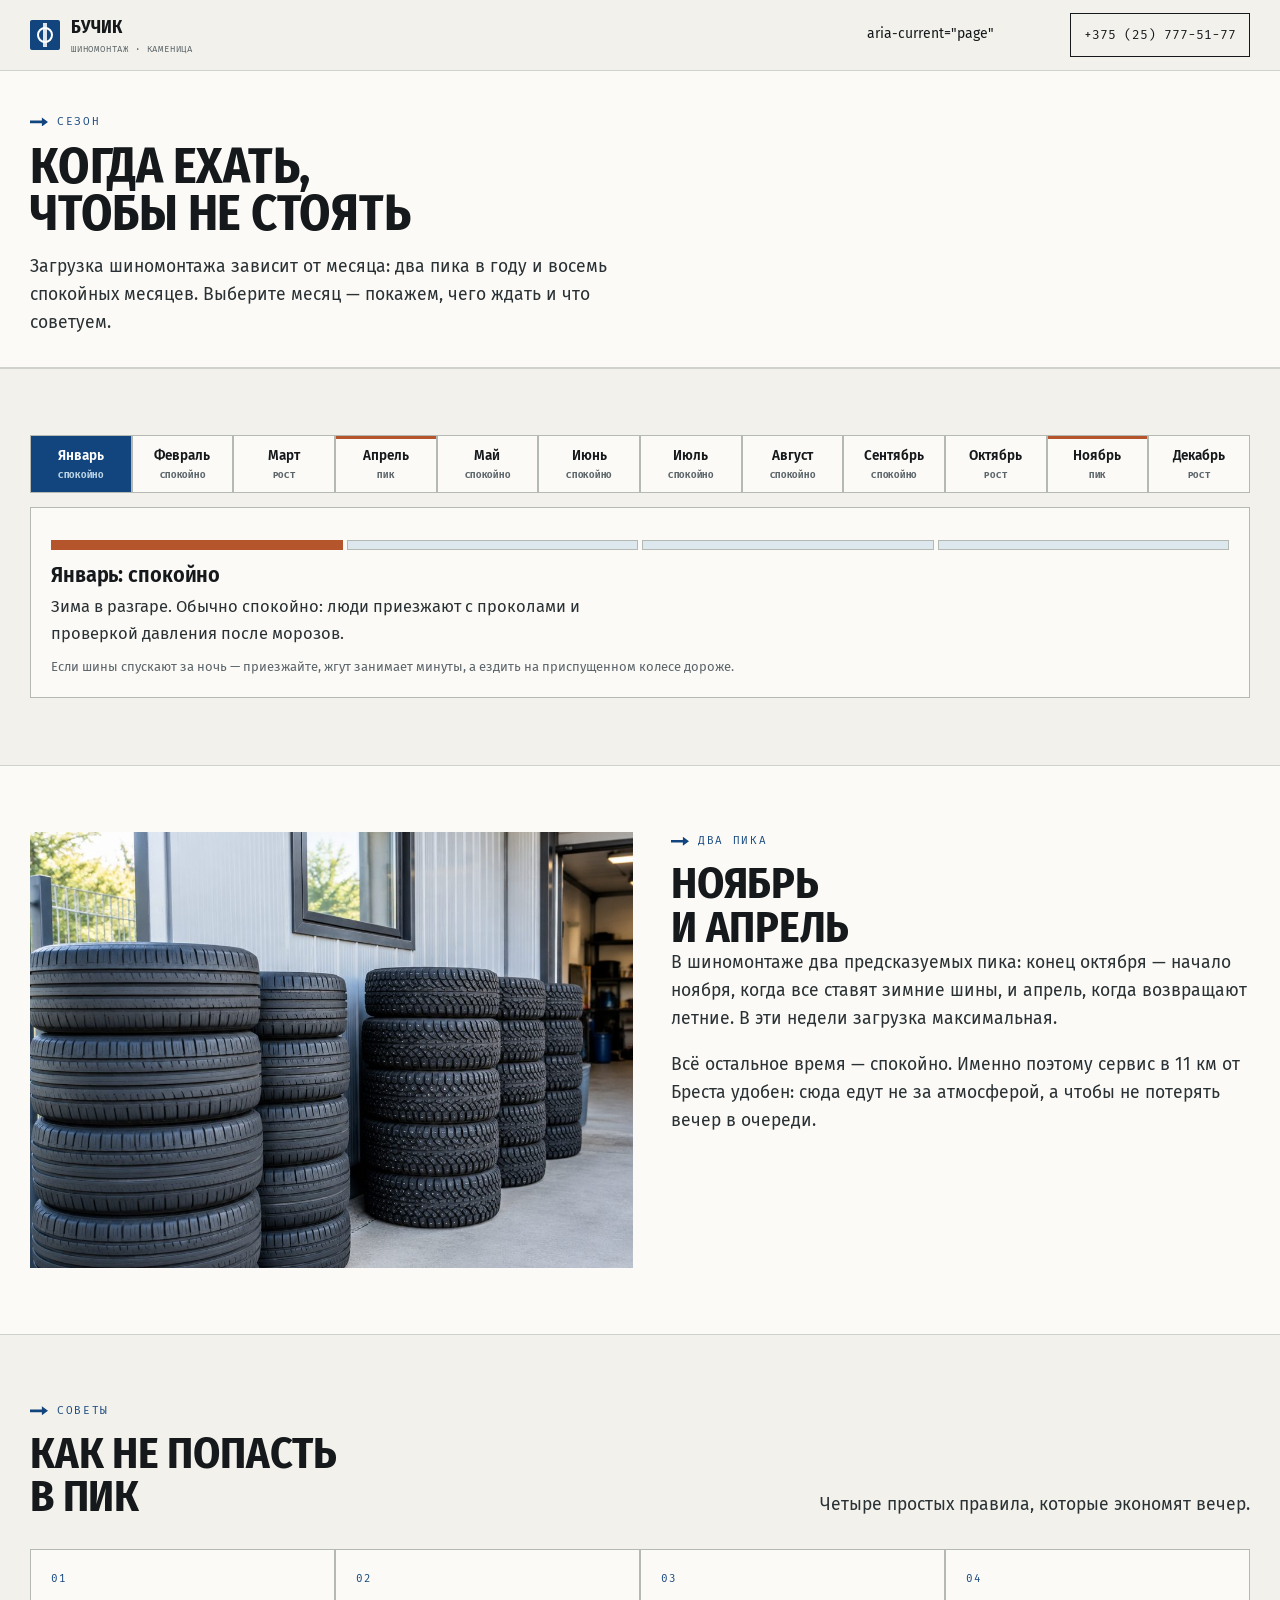
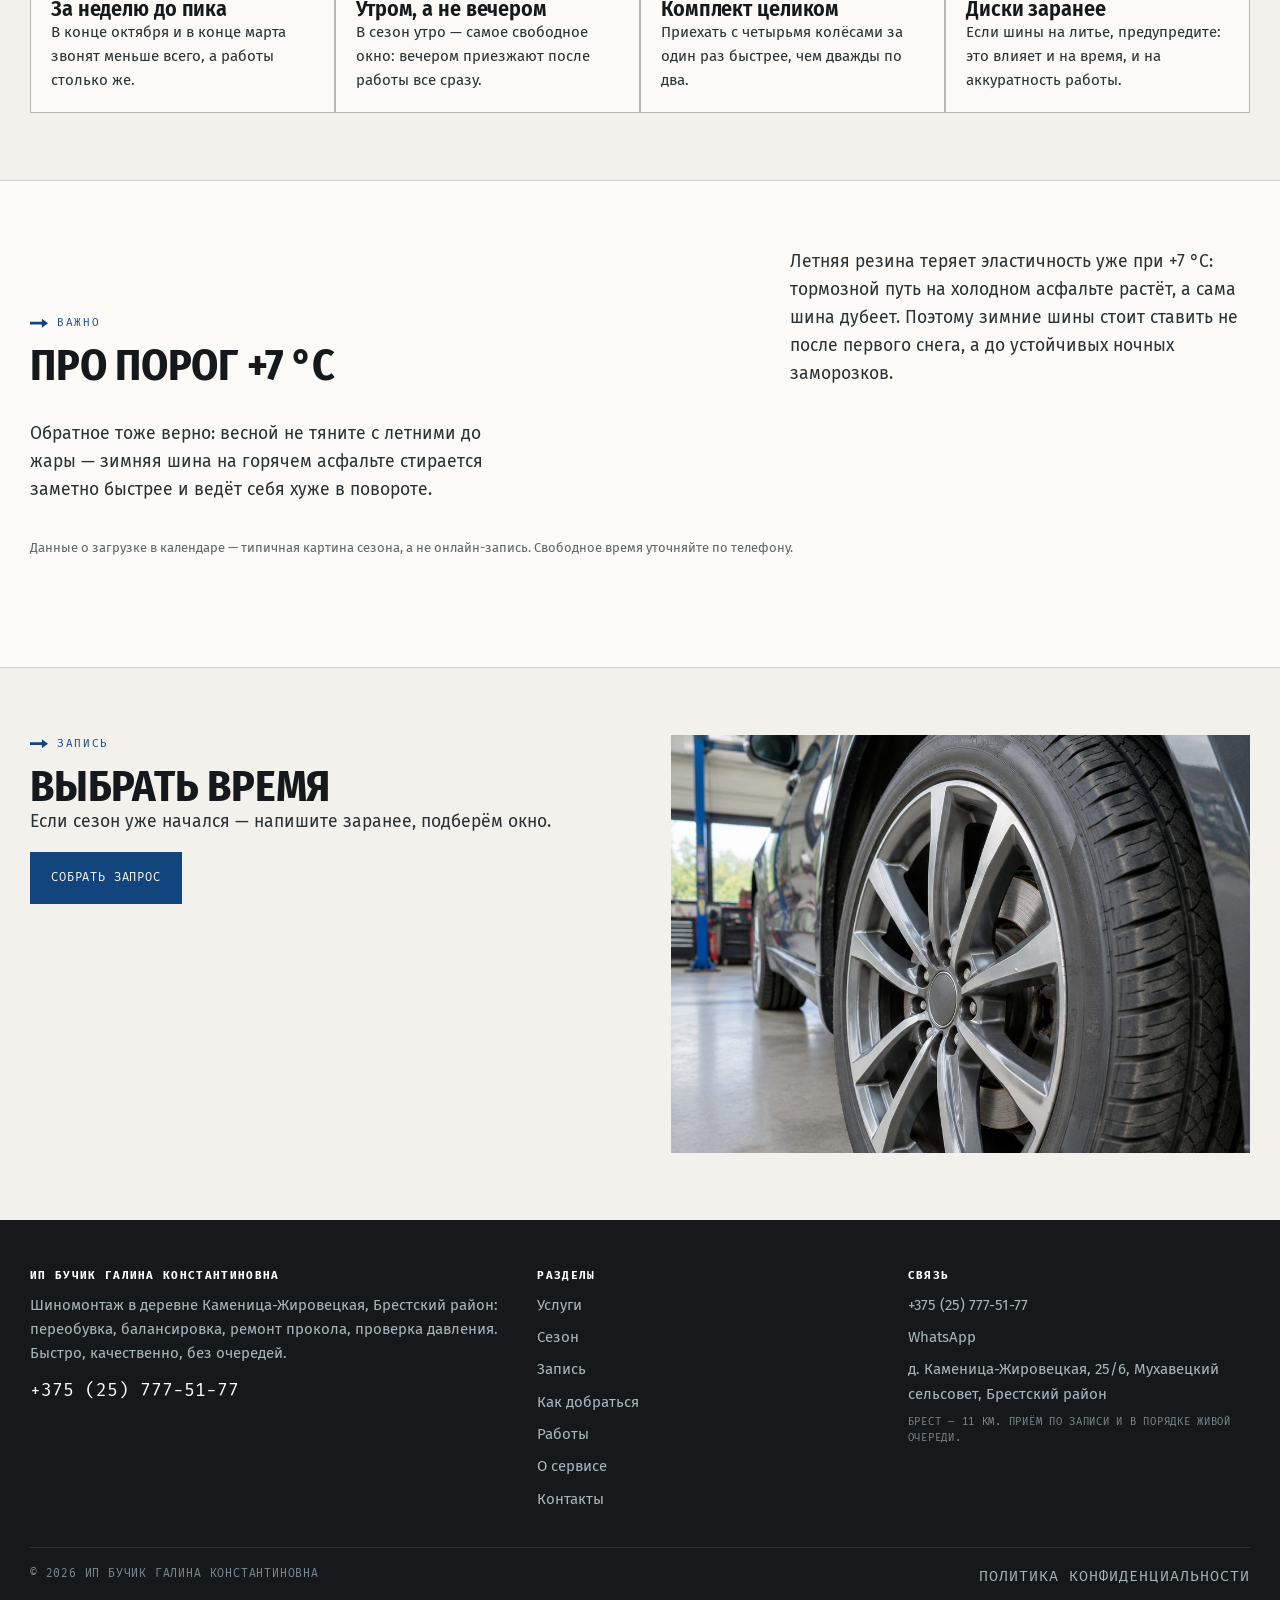
<file: sezon.html>
<!doctype html><html lang="ru"><head>
<meta charset="utf-8"><meta name="viewport" content="width=device-width,initial-scale=1">
<title>Сезон и загрузка — когда ехать на шиномонтаж | Бучик</title>
<meta name="description" content="Календарь загрузки шиномонтажа по месяцам: когда пик в ноябре и апреле, когда можно приехать без ожидания.">
<meta property="og:title" content="Сезон и загрузка — когда ехать на шиномонтаж | Бучик"><meta property="og:description" content="Календарь загрузки шиномонтажа по месяцам: когда пик в ноябре и апреле, когда можно приехать без ожидания.">
<meta property="og:type" content="website"><meta property="og:locale" content="ru_BY">
<link rel="icon" href="assets/img/favicon.svg" type="image/svg+xml">
<link rel="preconnect" href="https://fonts.googleapis.com"><link rel="preconnect" href="https://fonts.gstatic.com" crossorigin>
<link href="https://fonts.googleapis.com/css2?family=Fira+Sans+Condensed:wght@600;700&family=Fira+Sans:wght@400;500;600&family=Fira+Mono:wght@400;500&display=swap" rel="stylesheet">
<style>
:root{--ink:#16191C;--paper:#F2F1EB;--white:#FBFAF6;--blue:#12457D;--blue2:#0C3560;--clay:#B4552C;--line:#CFD2CC;--line2:#B4B9B4;
--disp:"Fira Sans Condensed",system-ui,sans-serif;--body:"Fira Sans",system-ui,sans-serif;--mono:"Fira Mono",ui-monospace,monospace}
*{box-sizing:border-box}[hidden]{display:none!important}
body{margin:0;background:var(--paper);color:var(--ink);font:400 17px/1.62 var(--body)}
body.is-locked{overflow:hidden}
img{max-width:100%;height:auto;display:block}
.wrap{width:min(1220px,100% - 44px);margin-inline:auto}
.top{position:sticky;top:0;z-index:60;background:rgba(242,241,235,.97);border-bottom:1px solid var(--line)}
.top__in{display:flex;align-items:center;gap:16px;height:70px;min-width:0}
.nav{display:flex;gap:15px;margin-left:auto}
.burger{display:none;margin-left:auto;width:44px;height:38px;background:none;border:1px solid var(--ink);flex-direction:column;gap:5px;align-items:center;justify-content:center;padding:0}
.burger span{width:20px;height:2px;background:var(--ink);display:block}
.btn{display:inline-flex;align-items:center;justify-content:center;font-family:var(--mono);font-size:12px;letter-spacing:.07em;
text-transform:uppercase;padding:15px 20px;border:1px solid var(--ink);background:var(--ink);color:var(--paper)}
.btn--blue{background:var(--blue);border-color:var(--blue);color:#fff}
.btn--clay{background:var(--clay);border-color:var(--clay);color:#fff}
.btn--wg{background:transparent;color:#fff;border-color:rgba(255,255,255,.55)}
.btn--ghost{background:transparent;color:var(--ink)}
.hero{position:relative;overflow:hidden;background:#101619}
.hero__bg{position:absolute;inset:0;width:100%;height:100%;object-fit:cover}
.hero__in{position:relative;z-index:2;color:#fff}
.hero h1{font-family:var(--disp);font-size:clamp(31px,5.2vw,70px);line-height:.95;margin:0;text-transform:uppercase;overflow-wrap:anywhere}
.drawer{position:fixed;inset:0;z-index:120;background:rgba(22,25,28,.62);display:flex;justify-content:flex-end}
.drawer__in{width:min(410px,100%);background:var(--paper);height:100%;overflow-y:auto;padding:18px 22px 30px;display:flex;flex-direction:column}
.fbar{position:fixed;left:0;right:0;bottom:0;z-index:70;display:none;background:rgba(242,241,235,.98);border-top:1px solid var(--line2);padding:8px 10px;gap:6px}
.fbar a{flex:1;text-align:center;padding:11px 4px;font-family:var(--mono);font-size:11px;text-transform:uppercase;border:1px solid var(--ink);color:var(--ink)}
.fbar a:first-child{background:var(--blue);border-color:var(--blue);color:#fff}
@media (max-width:859px){.fbar{display:flex}body{padding-bottom:64px}}
@media (max-width:1049px){.nav,.top__tel{display:none}.burger{display:flex}}
</style>
<link rel="stylesheet" href="assets/css/style.v1.css">
</head><body>
<header class="top"><div class="wrap top__in">
  <a class="brand" href="index.html" aria-label="БУЧИК шиномонтаж — на главную">
    <span class="brand__mk" aria-hidden="true"></span>
    <span class="brand__tx"><b>БУЧИК</b><span>Шиномонтаж · Каменица</span></span>
  </a>
  <nav class="nav" aria-label="Основная навигация"><a href="uslugi.html"Услуги></a><a href="sezon.html"Сезон> aria-current="page"</a><a href="zapis.html"Запись></a><a href="kak-proehat.html"Как добраться></a><a href="raboty.html"Работы></a><a href="o-nas.html"О сервисе></a></nav>
  <a class="top__tel" href="tel:+375257775177">+375 (25) 777-51-77</a>
  <button class="burger" id="burger" aria-label="Меню" aria-expanded="false" aria-controls="drawer"><span></span><span></span><span></span></button>
</div></header>
<div class="drawer" id="drawer" hidden>
  <div class="drawer__in" role="dialog" aria-modal="true" aria-label="Меню сайта">
    <div style="display:flex;align-items:center;justify-content:space-between;margin-bottom:12px">
      <span class="mono">Меню</span>
      <button class="drawer__x" id="drawerClose" aria-label="Закрыть меню">×</button>
    </div>
    <a class="dl" href="uslugi.html">Услуги</a><a class="dl" href="sezon.html">Сезон</a><a class="dl" href="zapis.html">Запись</a><a class="dl" href="kak-proehat.html">Как добраться</a><a class="dl" href="raboty.html">Работы</a><a class="dl" href="o-nas.html">О сервисе</a><a class="dl" href="kontakty.html">Контакты</a>
    <a class="btn btn--blue" href="tel:+375257775177" style="margin-top:18px">+375 (25) 777-51-77</a>
    <a class="btn btn--ghost" href="https://wa.me/375257775177" target="_blank" rel="noopener" style="margin-top:8px">WhatsApp</a>
  </div>
</div>

<section style="padding:42px 0 30px;border-bottom:1px solid var(--line);background:var(--white)">
<div class="wrap"><p class="eyebrow">Сезон</p><h1 style="font-size:clamp(26px,4vw,50px)">Когда ехать,<br>чтобы не стоять</h1>
<p class="lede" style="margin:15px 0 0">Загрузка шиномонтажа зависит от месяца: два пика в году и восемь спокойных месяцев. Выберите месяц — покажем, чего ждать и что советуем.</p></div></section>
<main>
<section class="section"><div class="wrap"><div id="season">
  <div class="season" role="group" aria-label="Месяц"><button type="button" data-m="0" class="" aria-pressed="true">Январь<i>спокойно</i></button><button type="button" data-m="1" class="" aria-pressed="false">Февраль<i>спокойно</i></button><button type="button" data-m="2" class="" aria-pressed="false">Март<i>рост</i></button><button type="button" data-m="3" class="peak" aria-pressed="false">Апрель<i>пик</i></button><button type="button" data-m="4" class="" aria-pressed="false">Май<i>спокойно</i></button><button type="button" data-m="5" class="" aria-pressed="false">Июнь<i>спокойно</i></button><button type="button" data-m="6" class="" aria-pressed="false">Июль<i>спокойно</i></button><button type="button" data-m="7" class="" aria-pressed="false">Август<i>спокойно</i></button><button type="button" data-m="8" class="" aria-pressed="false">Сентябрь<i>спокойно</i></button><button type="button" data-m="9" class="" aria-pressed="false">Октябрь<i>рост</i></button><button type="button" data-m="10" class="peak" aria-pressed="false">Ноябрь<i>пик</i></button><button type="button" data-m="11" class="" aria-pressed="false">Декабрь<i>рост</i></button></div>
  <div class="sbox">
    <div class="load" id="s-load" aria-hidden="true"><i class="on"></i><i></i><i></i><i></i></div>
    <h3 id="s-title">Январь: спокойно</h3>
    <p class="lede" id="s-text" style="margin:8px 0 10px;font-size:16.5px">Зима в разгаре. Обычно спокойно: люди приезжают с проколами и проверкой давления после морозов.</p>
    <p class="fineprint" id="s-adv" style="margin:0">Если шины спускают за ночь — приезжайте, жгут занимает минуты, а ездить на приспущенном колесе дороже.</p>
  </div>
  <script type="application/json" id="seasonData">[["Январь", 0, "Зима в разгаре. Обычно спокойно: люди приезжают с проколами и проверкой давления после морозов.", "Если шины спускают за ночь — приезжайте, жгут занимает минуты, а ездить на приспущенном колесе дороже."], ["Февраль", 1, "Спокойный месяц с короткими всплесками после оттепелей.", "Хорошее время проверить балансировку: вибрацию на скорости часто замечают именно зимой."], ["Март", 2, "Начало роста: кто-то уже думает о лете, но массовой переобувки ещё нет.", "Середина марта — удачное окно: приехать можно почти сразу, без ожидания."], ["Апрель", 3, "Пик переобувки на летние шины. Самые загруженные дни — выходные и первые тёплые недели.", "В апреле лучше звонить заранее и приезжать утром. Не тяните до последних дней месяца."], ["Май", 1, "Спад после апреля. Работают в основном проколы и балансировка.", "После весенних ям стоит проверить балансировку: удар в яму редко проходит бесследно."], ["Июнь", 0, "Спокойно. Проколы, подкачка, подготовка к отпуску.", "Перед дальней дорогой проверьте давление и затяжку — это быстрее, чем менять колесо на трассе."], ["Июль", 0, "Спокойно, но жарко: давление стоит проверять чаще, особенно перед трассой.", "При +30 давление в шинах растёт само — не перекачивайте «на всякий случай»."], ["Август", 1, "Небольшой рост перед сентябрём: возвращаются с юга, ловят проколы.", "После отпуска осмотрите боковины: порезы от бордюров видны не сразу."], ["Сентябрь", 1, "Спокойно, но уже звонят те, кто планирует зиму.", "Хороший месяц, чтобы проверить зимний комплект: шипы, трещины, остаток протектора."], ["Октябрь", 2, "Рост: первые заморозки, все вспоминают про зимние шины.", "Конец октября — уже пора. В ноябре будет очередь, даже при записи."], ["Ноябрь", 3, "Главный пик сезона. В эти недели загрузка максимальная.", "Записывайтесь заранее и приезжайте к открытию. Не ждите первого снега: тогда ждут все."], ["Декабрь", 2, "Спад после пика, но ещё много опоздавших.", "Если не переобулись — сделайте это до устойчивых морозов, летняя резина дубеет уже при +7."]]</script>
</div></div></section>
<section class="section section--white"><div class="wrap split">
  <div><img src="assets/img/stack.jpg" alt="Комплекты шин" loading="lazy"></div>
  <div><p class="eyebrow">Два пика</p><h2>Ноябрь<br>и апрель</h2>
    <p class="lede">В шиномонтаже два предсказуемых пика: конец октября — начало ноября, когда все ставят зимние шины, и апрель, когда возвращают летние. В эти недели загрузка максимальная.</p>
    <p class="lede" style="margin-top:12px">Всё остальное время — спокойно. Именно поэтому сервис в 11 км от Бреста удобен: сюда едут не за атмосферой, а чтобы не потерять вечер в очереди.</p></div>
</div></section>
<section class="section"><div class="wrap">
  <div class="sec-head"><div><p class="eyebrow">Советы</p><h2>Как не попасть<br>в пик</h2></div>
    <p class="lede">Четыре простых правила, которые экономят вечер.</p></div>
  <div class="steps"><div class="step"><span class="step__n">01</span><h3>За неделю до пика</h3><p>В конце октября и в конце марта звонят меньше всего, а работы столько же.</p></div><div class="step"><span class="step__n">02</span><h3>Утром, а не вечером</h3><p>В сезон утро — самое свободное окно: вечером приезжают после работы все сразу.</p></div><div class="step"><span class="step__n">03</span><h3>Комплект целиком</h3><p>Приехать с четырьмя колёсами за один раз быстрее, чем дважды по два.</p></div><div class="step"><span class="step__n">04</span><h3>Диски заранее</h3><p>Если шины на литье, предупредите: это влияет и на время, и на аккуратность работы.</p></div></div>
</div></section>
<section class="section section--white"><div class="wrap">
  <div class="sec-head"><div><p class="eyebrow">Важно</p><h2>Про порог +7 °C</h2></div>
    <p class="lede">Летняя резина теряет эластичность уже при +7 °C: тормозной путь на холодном асфальте растёт, а сама шина дубеет. Поэтому зимние шины стоит ставить не после первого снега, а до устойчивых ночных заморозков.</p>
    <p class="lede" style="margin-top:12px">Обратное тоже верно: весной не тяните с летними до жары — зимняя шина на горячем асфальте стирается заметно быстрее и ведёт себя хуже в повороте.</p>
    <p class="fineprint" style="margin-top:14px">Данные о загрузке в календаре — типичная картина сезона, а не онлайн-запись. Свободное время уточняйте по телефону.</p>
</div></section>
<section class="section"><div class="wrap split">
  <div><p class="eyebrow">Запись</p><h2>Выбрать время</h2><p class="lede" style="margin-bottom:16px">Если сезон уже начался — напишите заранее, подберём окно.</p><a class="btn btn--blue" href="zapis.html">Собрать запрос</a></div>
  <div><img src="assets/img/wheel.jpg" alt="Колесо после балансировки" loading="lazy"></div>
</div></section>
</main>
<footer class="foot"><div class="wrap foot__in">
  <div><h4>ИП Бучик Галина Константиновна</h4>
    <p>Шиномонтаж в деревне Каменица-Жировецкая, Брестский район: переобувка, балансировка, ремонт прокола, проверка давления. Быстро, качественно, без очередей.</p>
    <p><a href="tel:+375257775177" style="font-family:var(--mono);font-size:18px;color:#fff;margin-top:10px">+375 (25) 777-51-77</a></p></div>
  <div><h4>Разделы</h4><a href="uslugi.html">Услуги</a><a href="sezon.html">Сезон</a><a href="zapis.html">Запись</a><a href="kak-proehat.html">Как добраться</a><a href="raboty.html">Работы</a><a href="o-nas.html">О сервисе</a><a href="kontakty.html">Контакты</a></div>
  <div><h4>Связь</h4><a href="tel:+375257775177">+375 (25) 777-51-77</a><a href="https://wa.me/375257775177" target="_blank" rel="noopener">WhatsApp</a>
    <p>д. Каменица-Жировецкая, 25/6, Мухавецкий сельсовет, Брестский район</p>
    <p class="mono" style="color:#7F8C93;font-size:10.5px;line-height:1.5">Брест — 11 км. Приём по записи и в порядке живой очереди.</p></div>
  <div class="foot__bt"><span class="mono" style="color:#7F8C93">© 2026 ИП Бучик Галина Константиновна</span>
    <a href="politika.html" class="mono" style="color:#A9B6BC">Политика конфиденциальности</a></div>
</div></footer>
<div class="fbar">
  <a href="tel:+375257775177">Позвонить</a>
  <a href="https://wa.me/375257775177" target="_blank" rel="noopener">WhatsApp</a>
  <a href="viber://chat?number=%2B375257775177">Viber</a>
  <a href="https://t.me/+375257775177" target="_blank" rel="noopener">Telegram</a>
</div>
<script src="assets/js/main.v1.js" defer></script>
</body></html>
</file>
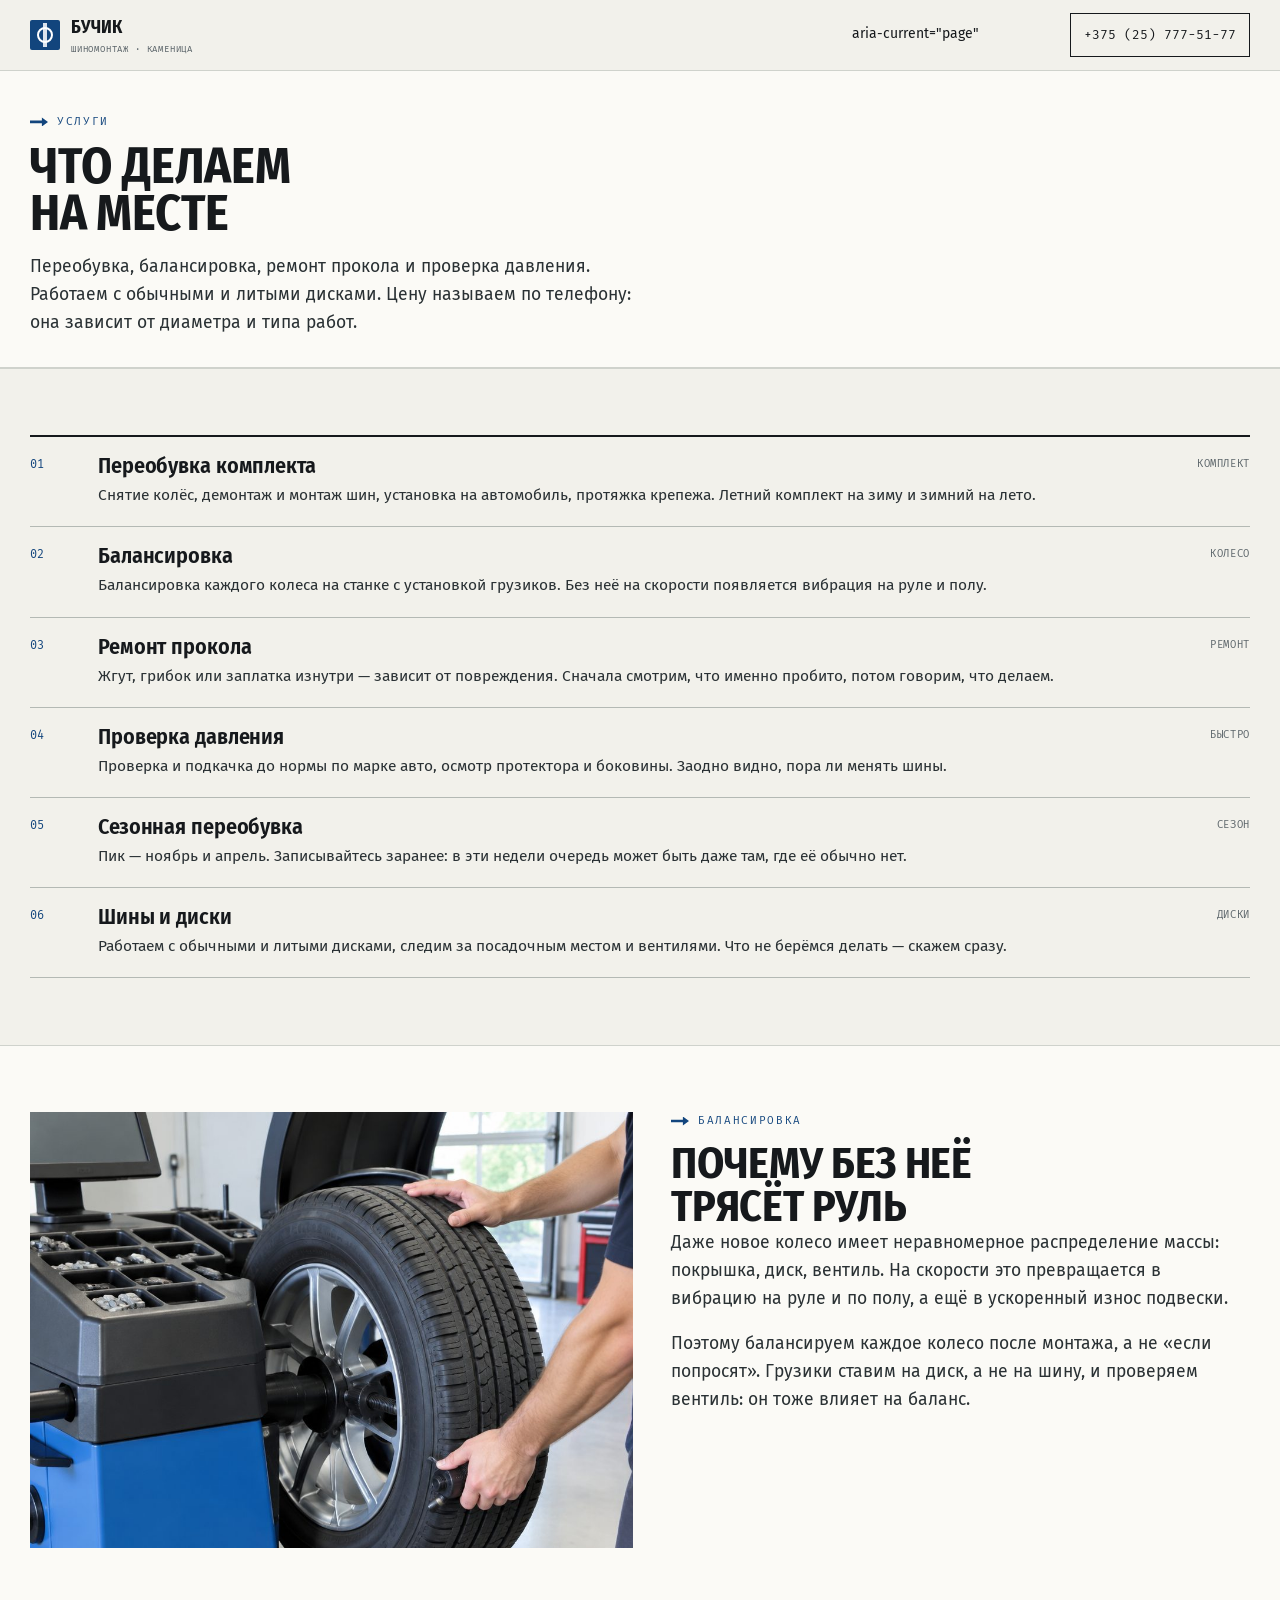
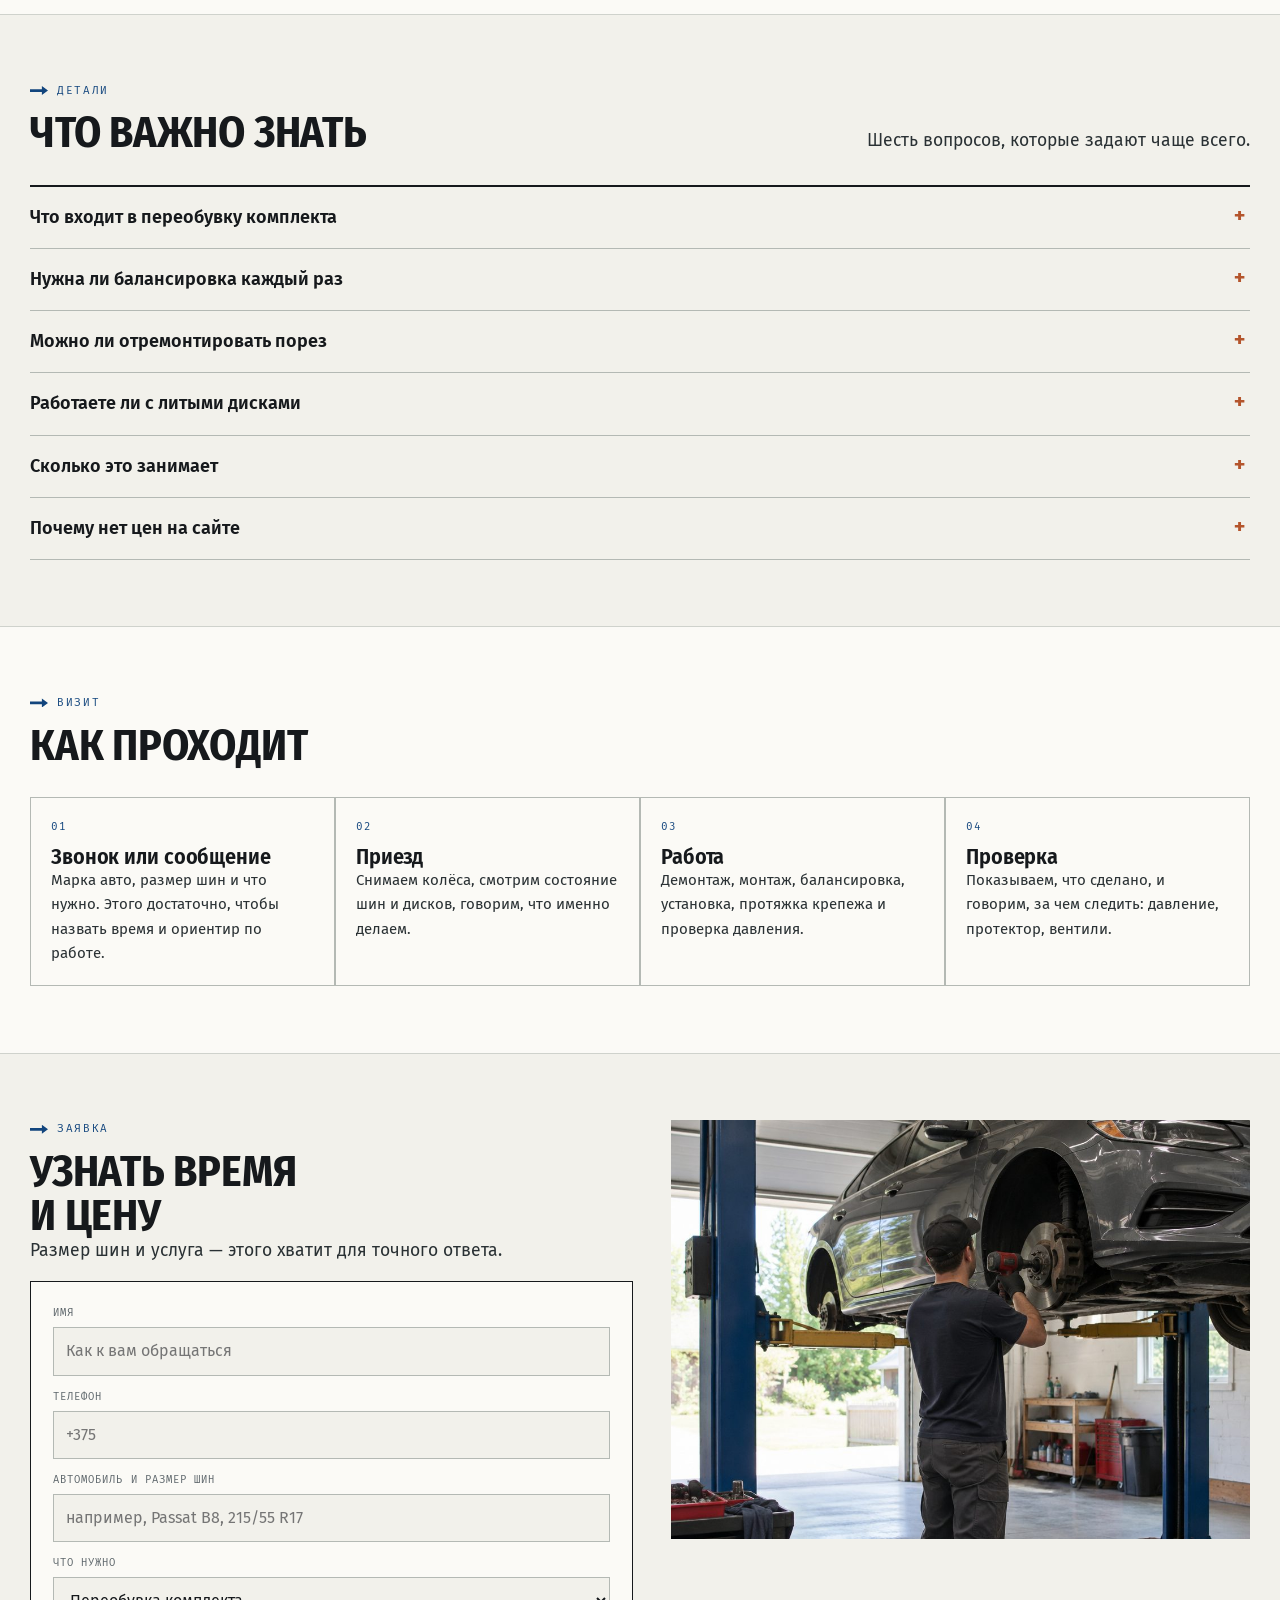
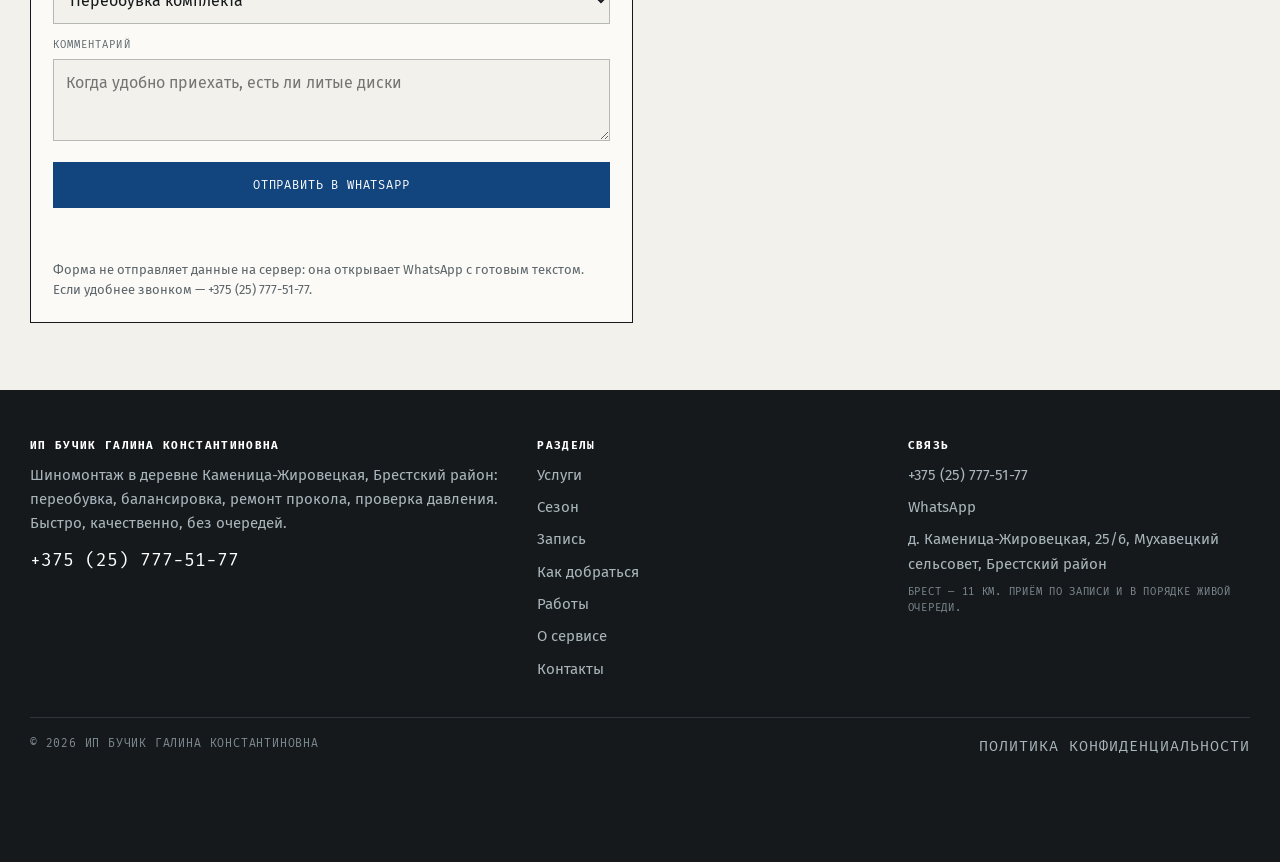
<file: uslugi.html>
<!doctype html><html lang="ru"><head>
<meta charset="utf-8"><meta name="viewport" content="width=device-width,initial-scale=1">
<title>Услуги шиномонтажа — Каменица-Жировецкая | Бучик</title>
<meta name="description" content="Переобувка комплекта, балансировка, ремонт прокола, проверка давления, работа с литыми дисками. Шиномонтаж под Брестом, 11 км.">
<meta property="og:title" content="Услуги шиномонтажа — Каменица-Жировецкая | Бучик"><meta property="og:description" content="Переобувка комплекта, балансировка, ремонт прокола, проверка давления, работа с литыми дисками. Шиномонтаж под Брестом, 11 км.">
<meta property="og:type" content="website"><meta property="og:locale" content="ru_BY">
<link rel="icon" href="assets/img/favicon.svg" type="image/svg+xml">
<link rel="preconnect" href="https://fonts.googleapis.com"><link rel="preconnect" href="https://fonts.gstatic.com" crossorigin>
<link href="https://fonts.googleapis.com/css2?family=Fira+Sans+Condensed:wght@600;700&family=Fira+Sans:wght@400;500;600&family=Fira+Mono:wght@400;500&display=swap" rel="stylesheet">
<style>
:root{--ink:#16191C;--paper:#F2F1EB;--white:#FBFAF6;--blue:#12457D;--blue2:#0C3560;--clay:#B4552C;--line:#CFD2CC;--line2:#B4B9B4;
--disp:"Fira Sans Condensed",system-ui,sans-serif;--body:"Fira Sans",system-ui,sans-serif;--mono:"Fira Mono",ui-monospace,monospace}
*{box-sizing:border-box}[hidden]{display:none!important}
body{margin:0;background:var(--paper);color:var(--ink);font:400 17px/1.62 var(--body)}
body.is-locked{overflow:hidden}
img{max-width:100%;height:auto;display:block}
.wrap{width:min(1220px,100% - 44px);margin-inline:auto}
.top{position:sticky;top:0;z-index:60;background:rgba(242,241,235,.97);border-bottom:1px solid var(--line)}
.top__in{display:flex;align-items:center;gap:16px;height:70px;min-width:0}
.nav{display:flex;gap:15px;margin-left:auto}
.burger{display:none;margin-left:auto;width:44px;height:38px;background:none;border:1px solid var(--ink);flex-direction:column;gap:5px;align-items:center;justify-content:center;padding:0}
.burger span{width:20px;height:2px;background:var(--ink);display:block}
.btn{display:inline-flex;align-items:center;justify-content:center;font-family:var(--mono);font-size:12px;letter-spacing:.07em;
text-transform:uppercase;padding:15px 20px;border:1px solid var(--ink);background:var(--ink);color:var(--paper)}
.btn--blue{background:var(--blue);border-color:var(--blue);color:#fff}
.btn--clay{background:var(--clay);border-color:var(--clay);color:#fff}
.btn--wg{background:transparent;color:#fff;border-color:rgba(255,255,255,.55)}
.btn--ghost{background:transparent;color:var(--ink)}
.hero{position:relative;overflow:hidden;background:#101619}
.hero__bg{position:absolute;inset:0;width:100%;height:100%;object-fit:cover}
.hero__in{position:relative;z-index:2;color:#fff}
.hero h1{font-family:var(--disp);font-size:clamp(31px,5.2vw,70px);line-height:.95;margin:0;text-transform:uppercase;overflow-wrap:anywhere}
.drawer{position:fixed;inset:0;z-index:120;background:rgba(22,25,28,.62);display:flex;justify-content:flex-end}
.drawer__in{width:min(410px,100%);background:var(--paper);height:100%;overflow-y:auto;padding:18px 22px 30px;display:flex;flex-direction:column}
.fbar{position:fixed;left:0;right:0;bottom:0;z-index:70;display:none;background:rgba(242,241,235,.98);border-top:1px solid var(--line2);padding:8px 10px;gap:6px}
.fbar a{flex:1;text-align:center;padding:11px 4px;font-family:var(--mono);font-size:11px;text-transform:uppercase;border:1px solid var(--ink);color:var(--ink)}
.fbar a:first-child{background:var(--blue);border-color:var(--blue);color:#fff}
@media (max-width:859px){.fbar{display:flex}body{padding-bottom:64px}}
@media (max-width:1049px){.nav,.top__tel{display:none}.burger{display:flex}}
</style>
<link rel="stylesheet" href="assets/css/style.v1.css">
</head><body>
<header class="top"><div class="wrap top__in">
  <a class="brand" href="index.html" aria-label="БУЧИК шиномонтаж — на главную">
    <span class="brand__mk" aria-hidden="true"></span>
    <span class="brand__tx"><b>БУЧИК</b><span>Шиномонтаж · Каменица</span></span>
  </a>
  <nav class="nav" aria-label="Основная навигация"><a href="uslugi.html"Услуги> aria-current="page"</a><a href="sezon.html"Сезон></a><a href="zapis.html"Запись></a><a href="kak-proehat.html"Как добраться></a><a href="raboty.html"Работы></a><a href="o-nas.html"О сервисе></a></nav>
  <a class="top__tel" href="tel:+375257775177">+375 (25) 777-51-77</a>
  <button class="burger" id="burger" aria-label="Меню" aria-expanded="false" aria-controls="drawer"><span></span><span></span><span></span></button>
</div></header>
<div class="drawer" id="drawer" hidden>
  <div class="drawer__in" role="dialog" aria-modal="true" aria-label="Меню сайта">
    <div style="display:flex;align-items:center;justify-content:space-between;margin-bottom:12px">
      <span class="mono">Меню</span>
      <button class="drawer__x" id="drawerClose" aria-label="Закрыть меню">×</button>
    </div>
    <a class="dl" href="uslugi.html">Услуги</a><a class="dl" href="sezon.html">Сезон</a><a class="dl" href="zapis.html">Запись</a><a class="dl" href="kak-proehat.html">Как добраться</a><a class="dl" href="raboty.html">Работы</a><a class="dl" href="o-nas.html">О сервисе</a><a class="dl" href="kontakty.html">Контакты</a>
    <a class="btn btn--blue" href="tel:+375257775177" style="margin-top:18px">+375 (25) 777-51-77</a>
    <a class="btn btn--ghost" href="https://wa.me/375257775177" target="_blank" rel="noopener" style="margin-top:8px">WhatsApp</a>
  </div>
</div>

<section style="padding:42px 0 30px;border-bottom:1px solid var(--line);background:var(--white)">
<div class="wrap"><p class="eyebrow">Услуги</p><h1 style="font-size:clamp(26px,4vw,50px)">Что делаем<br>на месте</h1>
<p class="lede" style="margin:15px 0 0">Переобувка, балансировка, ремонт прокола и проверка давления. Работаем с обычными и литыми дисками. Цену называем по телефону: она зависит от диаметра и типа работ.</p></div></section>
<main>
<section class="section"><div class="wrap"><div class="rows"><div class="row"><div class="row__n">01</div><div><h3>Переобувка комплекта</h3><p>Снятие колёс, демонтаж и монтаж шин, установка на автомобиль, протяжка крепежа. Летний комплект на зиму и зимний на лето.</p></div><div class="row__t">Комплект</div></div><div class="row"><div class="row__n">02</div><div><h3>Балансировка</h3><p>Балансировка каждого колеса на станке с установкой грузиков. Без неё на скорости появляется вибрация на руле и полу.</p></div><div class="row__t">Колесо</div></div><div class="row"><div class="row__n">03</div><div><h3>Ремонт прокола</h3><p>Жгут, грибок или заплатка изнутри — зависит от повреждения. Сначала смотрим, что именно пробито, потом говорим, что делаем.</p></div><div class="row__t">Ремонт</div></div><div class="row"><div class="row__n">04</div><div><h3>Проверка давления</h3><p>Проверка и подкачка до нормы по марке авто, осмотр протектора и боковины. Заодно видно, пора ли менять шины.</p></div><div class="row__t">Быстро</div></div><div class="row"><div class="row__n">05</div><div><h3>Сезонная переобувка</h3><p>Пик — ноябрь и апрель. Записывайтесь заранее: в эти недели очередь может быть даже там, где её обычно нет.</p></div><div class="row__t">Сезон</div></div><div class="row"><div class="row__n">06</div><div><h3>Шины и диски</h3><p>Работаем с обычными и литыми дисками, следим за посадочным местом и вентилями. Что не берёмся делать — скажем сразу.</p></div><div class="row__t">Диски</div></div></div></div></section>
<section class="section section--white"><div class="wrap split">
  <div><img src="assets/img/balance.jpg" alt="Балансировка колеса на станке" loading="lazy"></div>
  <div><p class="eyebrow">Балансировка</p><h2>Почему без неё<br>трясёт руль</h2>
    <p class="lede">Даже новое колесо имеет неравномерное распределение массы: покрышка, диск, вентиль. На скорости это превращается в вибрацию на руле и по полу, а ещё в ускоренный износ подвески.</p>
    <p class="lede" style="margin-top:12px">Поэтому балансируем каждое колесо после монтажа, а не «если попросят». Грузики ставим на диск, а не на шину, и проверяем вентиль: он тоже влияет на баланс.</p></div>
</div></section>
<section class="section"><div class="wrap">
  <div class="sec-head"><div><p class="eyebrow">Детали</p><h2>Что важно знать</h2></div>
    <p class="lede">Шесть вопросов, которые задают чаще всего.</p></div>
  <div class="acc"><details><summary>Что входит в переобувку комплекта</summary><p>Снять колёса, разбортировать, поставить другую шину, отбалансировать, установить на автомобиль и протянуть крепёж. Диагностику подвески в это не включаем: это другая работа.</p></details><details><summary>Нужна ли балансировка каждый раз</summary><p>Да, если шина снималась с диска. Даже при аккуратном монтаже положение покрышки меняется, и без грузиков появляется вибрация. Балансировать «на глаз» нельзя.</p></details><details><summary>Можно ли отремонтировать порез</summary><p>Зависит от места и размера: боковой порез ремонтировать нельзя, это небезопасно. По протектору — смотрим: жгут, грибок или заплатка изнутри.</p></details><details><summary>Работаете ли с литыми дисками</summary><p>Да, но аккуратно: литьё требует внимания к посадочному месту и моменту затяжки. Если диск повреждён или «прикипел», скажем об этом до работы.</p></details><details><summary>Сколько это занимает</summary><p>Комплект обычно укладывается в один визит. Точное время зависит от состояния колёс и загрузки — по телефону назовём ориентир.</p></details><details><summary>Почему нет цен на сайте</summary><p>Цена зависит от диаметра и типа работ, а ещё от того, нужно ли снимать шины с дисков. Чтобы не называть цифру «в среднем», лучше позвонить: скажем точно.</p></details></div>
</div></section>
<section class="section section--white"><div class="wrap">
  <div class="sec-head"><div><p class="eyebrow">Визит</p><h2>Как проходит</h2></div></div>
  <div class="steps"><div class="step"><span class="step__n">01</span><h3>Звонок или сообщение</h3><p>Марка авто, размер шин и что нужно. Этого достаточно, чтобы назвать время и ориентир по работе.</p></div><div class="step"><span class="step__n">02</span><h3>Приезд</h3><p>Снимаем колёса, смотрим состояние шин и дисков, говорим, что именно делаем.</p></div><div class="step"><span class="step__n">03</span><h3>Работа</h3><p>Демонтаж, монтаж, балансировка, установка, протяжка крепежа и проверка давления.</p></div><div class="step"><span class="step__n">04</span><h3>Проверка</h3><p>Показываем, что сделано, и говорим, за чем следить: давление, протектор, вентили.</p></div></div>
</div></section>
<section class="section"><div class="wrap split">
  <div><p class="eyebrow">Заявка</p><h2>Узнать время<br>и цену</h2><p class="lede" style="margin-bottom:16px">Размер шин и услуга — этого хватит для точного ответа.</p><form class="form" id="leadForm" novalidate>
  <div><label for="f-name">Имя</label><input id="f-name" name="name" type="text" autocomplete="name" placeholder="Как к вам обращаться"></div>
  <div><label for="f-phone">Телефон</label><input id="f-phone" name="phone" type="tel" autocomplete="tel" placeholder="+375"></div>
  <div><label for="f-car">Автомобиль и размер шин</label><input id="f-car" name="car" type="text" placeholder="например, Passat B8, 215/55 R17"></div>
  <div><label for="f-job">Что нужно</label>
    <select id="f-job" name="job">
      <option>Переобувка комплекта</option><option>Балансировка колёс</option><option>Ремонт прокола</option>
      <option>Проверка давления</option><option>Другое — расскажу по телефону</option>
    </select></div>
  <div><label for="f-msg">Комментарий</label><textarea id="f-msg" name="msg" placeholder="Когда удобно приехать, есть ли литые диски"></textarea></div>
  <button class="btn btn--blue" type="submit">Отправить в WhatsApp</button>
  <p class="form__msg" id="formMsg" role="status" aria-live="polite"></p>
  <p class="fineprint" style="margin:0">Форма не отправляет данные на сервер: она открывает WhatsApp с готовым текстом. Если удобнее звонком — +375 (25) 777-51-77.</p>
</form></div>
  <div><img src="assets/img/lift.jpg" alt="Работа на подъёмнике" loading="lazy"></div>
</div></section>
</main>
<footer class="foot"><div class="wrap foot__in">
  <div><h4>ИП Бучик Галина Константиновна</h4>
    <p>Шиномонтаж в деревне Каменица-Жировецкая, Брестский район: переобувка, балансировка, ремонт прокола, проверка давления. Быстро, качественно, без очередей.</p>
    <p><a href="tel:+375257775177" style="font-family:var(--mono);font-size:18px;color:#fff;margin-top:10px">+375 (25) 777-51-77</a></p></div>
  <div><h4>Разделы</h4><a href="uslugi.html">Услуги</a><a href="sezon.html">Сезон</a><a href="zapis.html">Запись</a><a href="kak-proehat.html">Как добраться</a><a href="raboty.html">Работы</a><a href="o-nas.html">О сервисе</a><a href="kontakty.html">Контакты</a></div>
  <div><h4>Связь</h4><a href="tel:+375257775177">+375 (25) 777-51-77</a><a href="https://wa.me/375257775177" target="_blank" rel="noopener">WhatsApp</a>
    <p>д. Каменица-Жировецкая, 25/6, Мухавецкий сельсовет, Брестский район</p>
    <p class="mono" style="color:#7F8C93;font-size:10.5px;line-height:1.5">Брест — 11 км. Приём по записи и в порядке живой очереди.</p></div>
  <div class="foot__bt"><span class="mono" style="color:#7F8C93">© 2026 ИП Бучик Галина Константиновна</span>
    <a href="politika.html" class="mono" style="color:#A9B6BC">Политика конфиденциальности</a></div>
</div></footer>
<div class="fbar">
  <a href="tel:+375257775177">Позвонить</a>
  <a href="https://wa.me/375257775177" target="_blank" rel="noopener">WhatsApp</a>
  <a href="viber://chat?number=%2B375257775177">Viber</a>
  <a href="https://t.me/+375257775177" target="_blank" rel="noopener">Telegram</a>
</div>
<script src="assets/js/main.v1.js" defer></script>
</body></html>
</file>
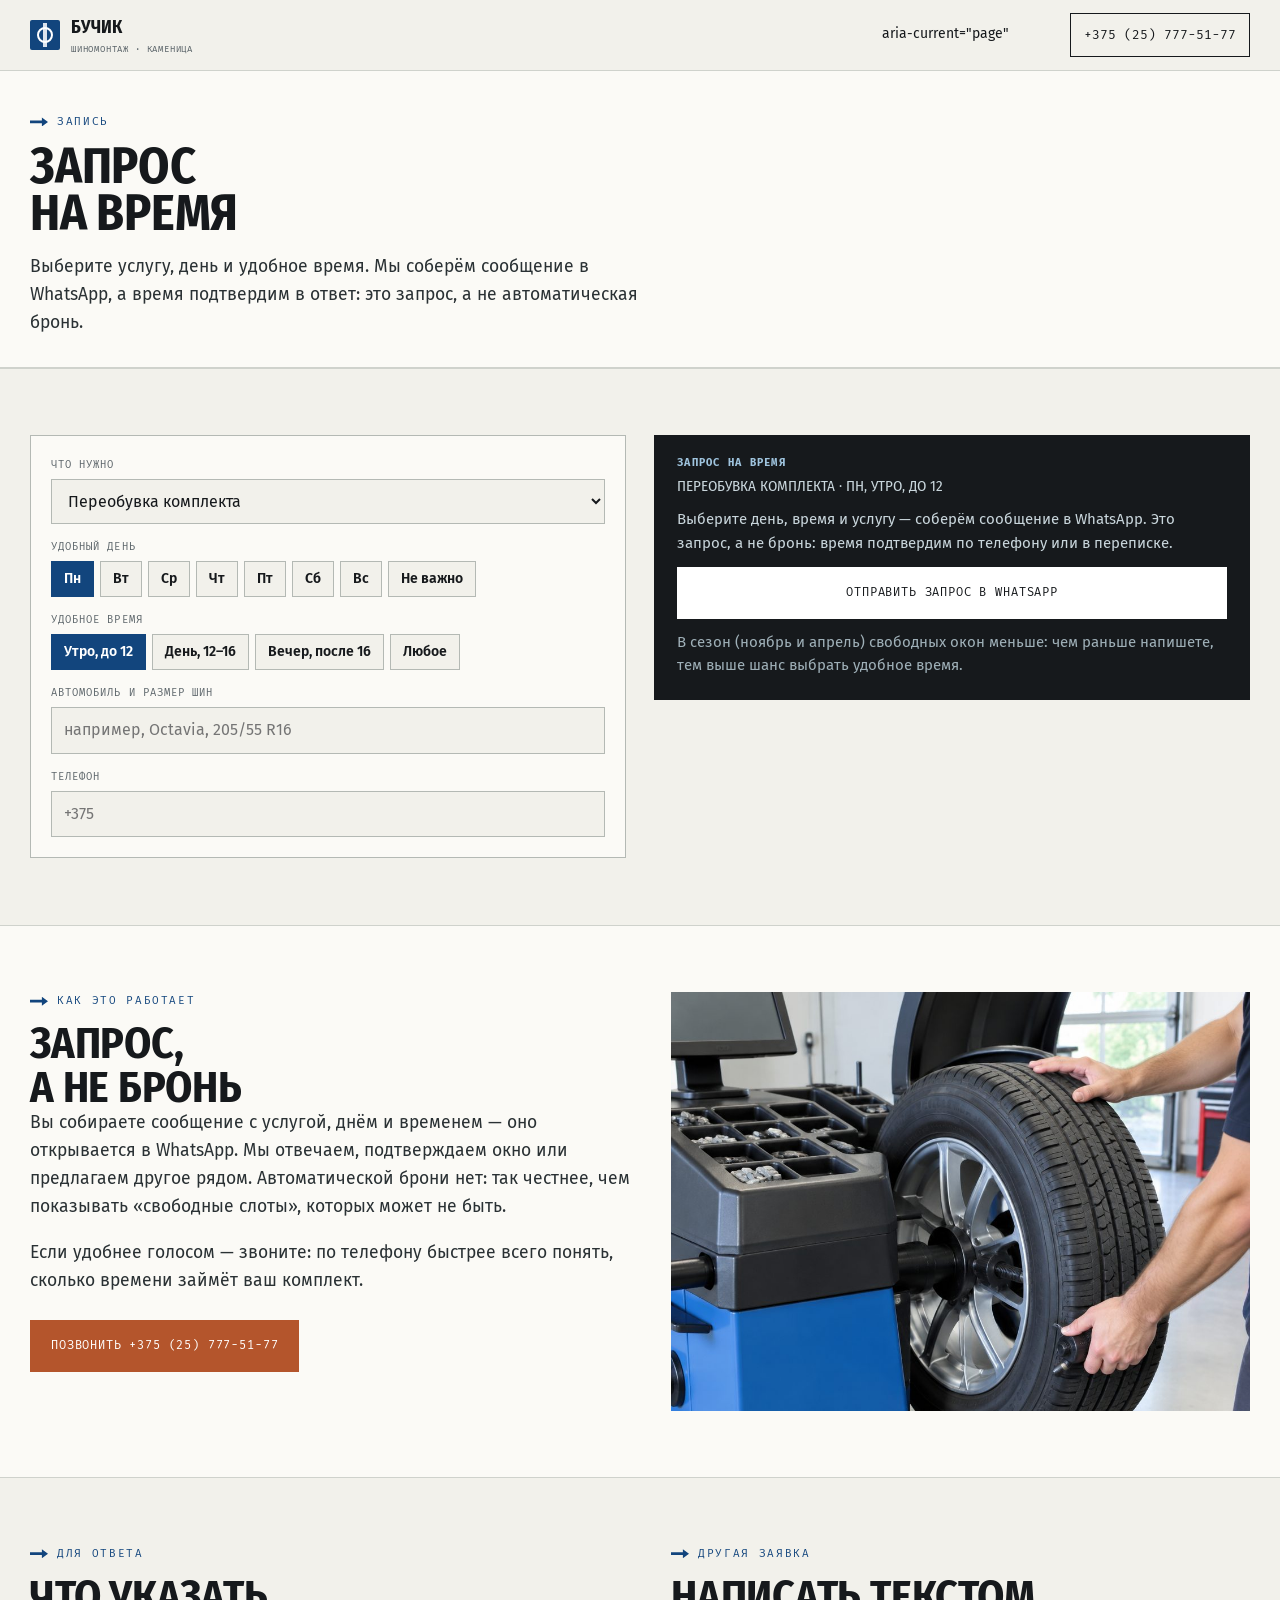
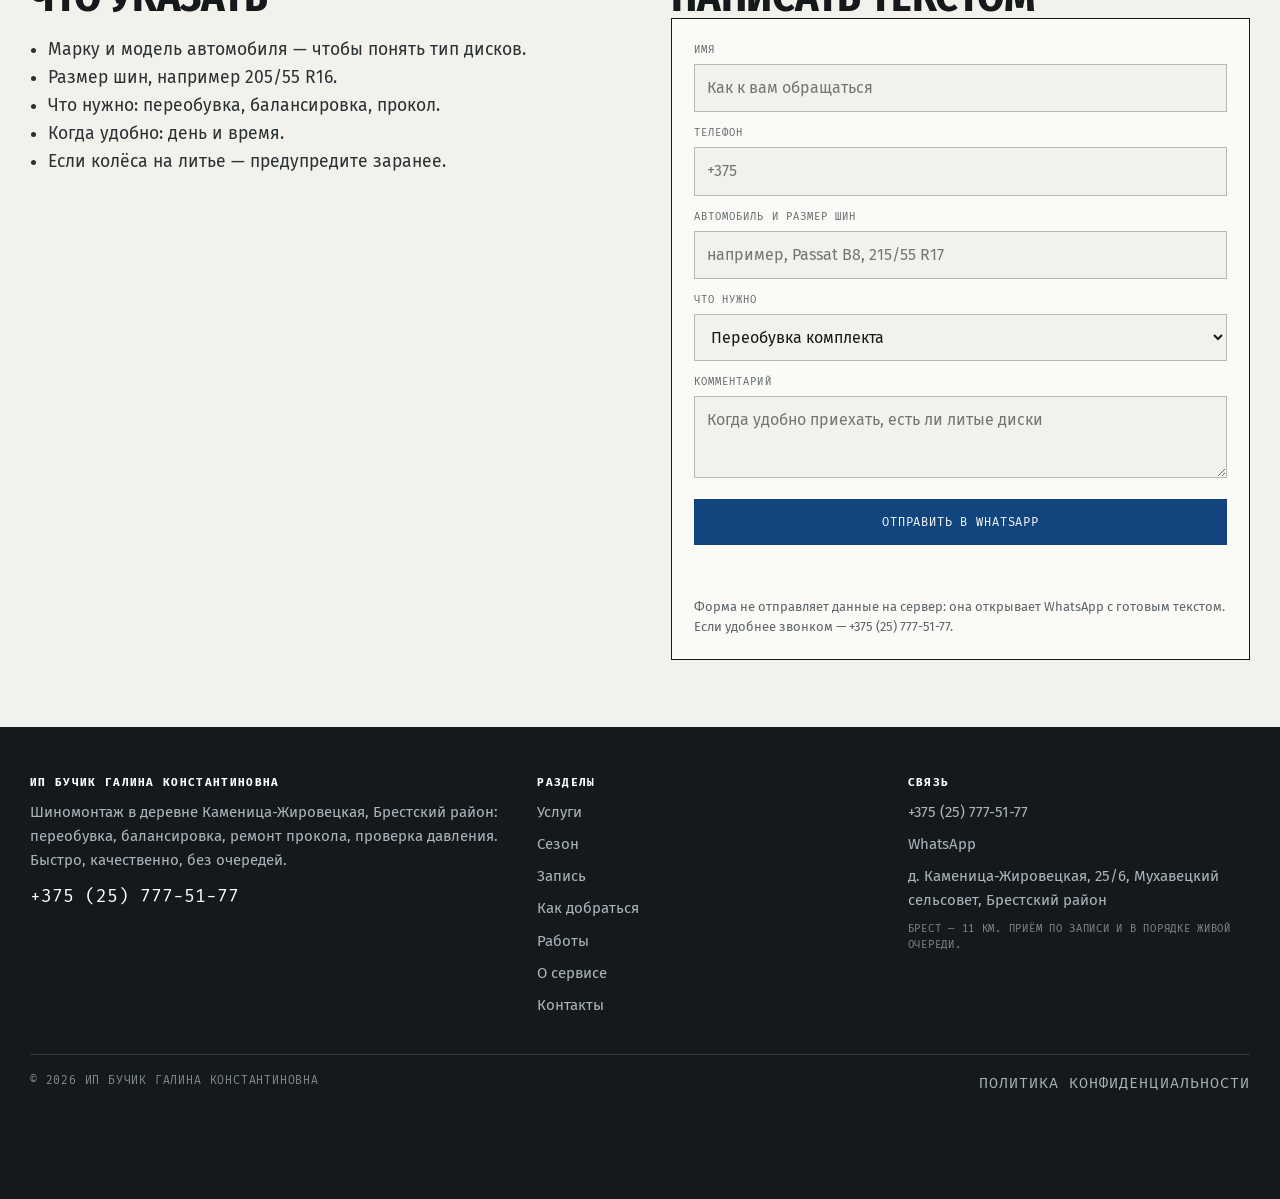
<file: zapis.html>
<!doctype html><html lang="ru"><head>
<meta charset="utf-8"><meta name="viewport" content="width=device-width,initial-scale=1">
<title>Запись на шиномонтаж — Каменица-Жировецкая | Бучик</title>
<meta name="description" content="Запрос времени на шиномонтаж: услуга, день, время и автомобиль. Отправляется в WhatsApp, время подтверждаем по телефону.">
<meta property="og:title" content="Запись на шиномонтаж — Каменица-Жировецкая | Бучик"><meta property="og:description" content="Запрос времени на шиномонтаж: услуга, день, время и автомобиль. Отправляется в WhatsApp, время подтверждаем по телефону.">
<meta property="og:type" content="website"><meta property="og:locale" content="ru_BY">
<link rel="icon" href="assets/img/favicon.svg" type="image/svg+xml">
<link rel="preconnect" href="https://fonts.googleapis.com"><link rel="preconnect" href="https://fonts.gstatic.com" crossorigin>
<link href="https://fonts.googleapis.com/css2?family=Fira+Sans+Condensed:wght@600;700&family=Fira+Sans:wght@400;500;600&family=Fira+Mono:wght@400;500&display=swap" rel="stylesheet">
<style>
:root{--ink:#16191C;--paper:#F2F1EB;--white:#FBFAF6;--blue:#12457D;--blue2:#0C3560;--clay:#B4552C;--line:#CFD2CC;--line2:#B4B9B4;
--disp:"Fira Sans Condensed",system-ui,sans-serif;--body:"Fira Sans",system-ui,sans-serif;--mono:"Fira Mono",ui-monospace,monospace}
*{box-sizing:border-box}[hidden]{display:none!important}
body{margin:0;background:var(--paper);color:var(--ink);font:400 17px/1.62 var(--body)}
body.is-locked{overflow:hidden}
img{max-width:100%;height:auto;display:block}
.wrap{width:min(1220px,100% - 44px);margin-inline:auto}
.top{position:sticky;top:0;z-index:60;background:rgba(242,241,235,.97);border-bottom:1px solid var(--line)}
.top__in{display:flex;align-items:center;gap:16px;height:70px;min-width:0}
.nav{display:flex;gap:15px;margin-left:auto}
.burger{display:none;margin-left:auto;width:44px;height:38px;background:none;border:1px solid var(--ink);flex-direction:column;gap:5px;align-items:center;justify-content:center;padding:0}
.burger span{width:20px;height:2px;background:var(--ink);display:block}
.btn{display:inline-flex;align-items:center;justify-content:center;font-family:var(--mono);font-size:12px;letter-spacing:.07em;
text-transform:uppercase;padding:15px 20px;border:1px solid var(--ink);background:var(--ink);color:var(--paper)}
.btn--blue{background:var(--blue);border-color:var(--blue);color:#fff}
.btn--clay{background:var(--clay);border-color:var(--clay);color:#fff}
.btn--wg{background:transparent;color:#fff;border-color:rgba(255,255,255,.55)}
.btn--ghost{background:transparent;color:var(--ink)}
.hero{position:relative;overflow:hidden;background:#101619}
.hero__bg{position:absolute;inset:0;width:100%;height:100%;object-fit:cover}
.hero__in{position:relative;z-index:2;color:#fff}
.hero h1{font-family:var(--disp);font-size:clamp(31px,5.2vw,70px);line-height:.95;margin:0;text-transform:uppercase;overflow-wrap:anywhere}
.drawer{position:fixed;inset:0;z-index:120;background:rgba(22,25,28,.62);display:flex;justify-content:flex-end}
.drawer__in{width:min(410px,100%);background:var(--paper);height:100%;overflow-y:auto;padding:18px 22px 30px;display:flex;flex-direction:column}
.fbar{position:fixed;left:0;right:0;bottom:0;z-index:70;display:none;background:rgba(242,241,235,.98);border-top:1px solid var(--line2);padding:8px 10px;gap:6px}
.fbar a{flex:1;text-align:center;padding:11px 4px;font-family:var(--mono);font-size:11px;text-transform:uppercase;border:1px solid var(--ink);color:var(--ink)}
.fbar a:first-child{background:var(--blue);border-color:var(--blue);color:#fff}
@media (max-width:859px){.fbar{display:flex}body{padding-bottom:64px}}
@media (max-width:1049px){.nav,.top__tel{display:none}.burger{display:flex}}
</style>
<link rel="stylesheet" href="assets/css/style.v1.css">
</head><body>
<header class="top"><div class="wrap top__in">
  <a class="brand" href="index.html" aria-label="БУЧИК шиномонтаж — на главную">
    <span class="brand__mk" aria-hidden="true"></span>
    <span class="brand__tx"><b>БУЧИК</b><span>Шиномонтаж · Каменица</span></span>
  </a>
  <nav class="nav" aria-label="Основная навигация"><a href="uslugi.html"Услуги></a><a href="sezon.html"Сезон></a><a href="zapis.html"Запись> aria-current="page"</a><a href="kak-proehat.html"Как добраться></a><a href="raboty.html"Работы></a><a href="o-nas.html"О сервисе></a></nav>
  <a class="top__tel" href="tel:+375257775177">+375 (25) 777-51-77</a>
  <button class="burger" id="burger" aria-label="Меню" aria-expanded="false" aria-controls="drawer"><span></span><span></span><span></span></button>
</div></header>
<div class="drawer" id="drawer" hidden>
  <div class="drawer__in" role="dialog" aria-modal="true" aria-label="Меню сайта">
    <div style="display:flex;align-items:center;justify-content:space-between;margin-bottom:12px">
      <span class="mono">Меню</span>
      <button class="drawer__x" id="drawerClose" aria-label="Закрыть меню">×</button>
    </div>
    <a class="dl" href="uslugi.html">Услуги</a><a class="dl" href="sezon.html">Сезон</a><a class="dl" href="zapis.html">Запись</a><a class="dl" href="kak-proehat.html">Как добраться</a><a class="dl" href="raboty.html">Работы</a><a class="dl" href="o-nas.html">О сервисе</a><a class="dl" href="kontakty.html">Контакты</a>
    <a class="btn btn--blue" href="tel:+375257775177" style="margin-top:18px">+375 (25) 777-51-77</a>
    <a class="btn btn--ghost" href="https://wa.me/375257775177" target="_blank" rel="noopener" style="margin-top:8px">WhatsApp</a>
  </div>
</div>

<section style="padding:42px 0 30px;border-bottom:1px solid var(--line);background:var(--white)">
<div class="wrap"><p class="eyebrow">Запись</p><h1 style="font-size:clamp(26px,4vw,50px)">Запрос<br>на время</h1>
<p class="lede" style="margin:15px 0 0">Выберите услугу, день и удобное время. Мы соберём сообщение в WhatsApp, а время подтвердим в ответ: это запрос, а не автоматическая бронь.</p></div></section>
<main>
<section class="section"><div class="wrap"><div class="book" id="book">
  <div class="book__form">
    <div><label>Что нужно</label><select id="b-job"><option>Переобувка комплекта</option><option>Балансировка колёс</option><option>Ремонт прокола</option><option>Проверка давления</option><option>Другое</option></select></div>
    <div><label>Удобный день</label><div class="chips" id="b-days"><button type="button" data-d="Пн" aria-pressed="true">Пн</button><button type="button" data-d="Вт" aria-pressed="false">Вт</button><button type="button" data-d="Ср" aria-pressed="false">Ср</button><button type="button" data-d="Чт" aria-pressed="false">Чт</button><button type="button" data-d="Пт" aria-pressed="false">Пт</button><button type="button" data-d="Сб" aria-pressed="false">Сб</button><button type="button" data-d="Вс" aria-pressed="false">Вс</button><button type="button" data-d="Не важно" aria-pressed="false">Не важно</button></div></div>
    <div><label>Удобное время</label><div class="chips" id="b-times"><button type="button" data-t="morning" aria-pressed="true">Утро, до 12</button><button type="button" data-t="day" aria-pressed="false">День, 12–16</button><button type="button" data-t="evening" aria-pressed="false">Вечер, после 16</button><button type="button" data-t="any" aria-pressed="false">Любое</button></div></div>
    <div><label for="b-car">Автомобиль и размер шин</label><input id="b-car" type="text" placeholder="например, Octavia, 205/55 R16"></div>
    <div><label for="b-phone">Телефон</label><input id="b-phone" type="tel" placeholder="+375"></div>
  </div>
  <div class="book__out" aria-live="polite">
    <h4>Запрос на время</h4>
    <p class="book__sum" id="b-sum">—</p>
    <p id="b-note">Выберите день, время и услугу — соберём сообщение в WhatsApp. Это запрос, а не бронь: время подтвердим по телефону или в переписке.</p>
    <a class="btn btn--w" id="b-cta" href="https://wa.me/375257775177" target="_blank" rel="noopener" style="width:100%">Отправить запрос в WhatsApp</a>
    <p class="fineprint" style="color:#9FB0B8;margin:12px 0 0">В сезон (ноябрь и апрель) свободных окон меньше: чем раньше напишете, тем выше шанс выбрать удобное время.</p>
  </div>
</div></div></section>
<section class="section section--white"><div class="wrap split">
  <div><p class="eyebrow">Как это работает</p><h2>Запрос,<br>а не бронь</h2>
    <p class="lede">Вы собираете сообщение с услугой, днём и временем — оно открывается в WhatsApp. Мы отвечаем, подтверждаем окно или предлагаем другое рядом. Автоматической брони нет: так честнее, чем показывать «свободные слоты», которых может не быть.</p>
    <p class="lede" style="margin-top:12px">Если удобнее голосом — звоните: по телефону быстрее всего понять, сколько времени займёт ваш комплект.</p>
    <a class="btn btn--clay" href="tel:+375257775177" style="margin-top:8px">Позвонить +375 (25) 777-51-77</a></div>
  <div><img src="assets/img/balance.jpg" alt="Станок для балансировки" loading="lazy"></div>
</div></section>
<section class="section"><div class="wrap split">
  <div><p class="eyebrow">Для ответа</p><h2>Что указать</h2>
    <ul class="lede" style="padding-left:18px">
      <li>Марку и модель автомобиля — чтобы понять тип дисков.</li>
      <li>Размер шин, например 205/55 R16.</li>
      <li>Что нужно: переобувка, балансировка, прокол.</li>
      <li>Когда удобно: день и время.</li>
      <li>Если колёса на литье — предупредите заранее.</li>
    </ul></div>
  <div><p class="eyebrow">Другая заявка</p><h2>Написать текстом</h2><form class="form" id="leadForm" novalidate>
  <div><label for="f-name">Имя</label><input id="f-name" name="name" type="text" autocomplete="name" placeholder="Как к вам обращаться"></div>
  <div><label for="f-phone">Телефон</label><input id="f-phone" name="phone" type="tel" autocomplete="tel" placeholder="+375"></div>
  <div><label for="f-car">Автомобиль и размер шин</label><input id="f-car" name="car" type="text" placeholder="например, Passat B8, 215/55 R17"></div>
  <div><label for="f-job">Что нужно</label>
    <select id="f-job" name="job">
      <option>Переобувка комплекта</option><option>Балансировка колёс</option><option>Ремонт прокола</option>
      <option>Проверка давления</option><option>Другое — расскажу по телефону</option>
    </select></div>
  <div><label for="f-msg">Комментарий</label><textarea id="f-msg" name="msg" placeholder="Когда удобно приехать, есть ли литые диски"></textarea></div>
  <button class="btn btn--blue" type="submit">Отправить в WhatsApp</button>
  <p class="form__msg" id="formMsg" role="status" aria-live="polite"></p>
  <p class="fineprint" style="margin:0">Форма не отправляет данные на сервер: она открывает WhatsApp с готовым текстом. Если удобнее звонком — +375 (25) 777-51-77.</p>
</form></div>
</div></section>
</main>
<footer class="foot"><div class="wrap foot__in">
  <div><h4>ИП Бучик Галина Константиновна</h4>
    <p>Шиномонтаж в деревне Каменица-Жировецкая, Брестский район: переобувка, балансировка, ремонт прокола, проверка давления. Быстро, качественно, без очередей.</p>
    <p><a href="tel:+375257775177" style="font-family:var(--mono);font-size:18px;color:#fff;margin-top:10px">+375 (25) 777-51-77</a></p></div>
  <div><h4>Разделы</h4><a href="uslugi.html">Услуги</a><a href="sezon.html">Сезон</a><a href="zapis.html">Запись</a><a href="kak-proehat.html">Как добраться</a><a href="raboty.html">Работы</a><a href="o-nas.html">О сервисе</a><a href="kontakty.html">Контакты</a></div>
  <div><h4>Связь</h4><a href="tel:+375257775177">+375 (25) 777-51-77</a><a href="https://wa.me/375257775177" target="_blank" rel="noopener">WhatsApp</a>
    <p>д. Каменица-Жировецкая, 25/6, Мухавецкий сельсовет, Брестский район</p>
    <p class="mono" style="color:#7F8C93;font-size:10.5px;line-height:1.5">Брест — 11 км. Приём по записи и в порядке живой очереди.</p></div>
  <div class="foot__bt"><span class="mono" style="color:#7F8C93">© 2026 ИП Бучик Галина Константиновна</span>
    <a href="politika.html" class="mono" style="color:#A9B6BC">Политика конфиденциальности</a></div>
</div></footer>
<div class="fbar">
  <a href="tel:+375257775177">Позвонить</a>
  <a href="https://wa.me/375257775177" target="_blank" rel="noopener">WhatsApp</a>
  <a href="viber://chat?number=%2B375257775177">Viber</a>
  <a href="https://t.me/+375257775177" target="_blank" rel="noopener">Telegram</a>
</div>
<script src="assets/js/main.v1.js" defer></script>
</body></html>
</file>
<file: assets/css/style.v1.css>
:root{--ink:#16191C;--ink2:#232A2E;--paper:#F2F1EB;--white:#FBFAF6;--muted:#5B6469;
--blue:#12457D;--blue2:#0C3560;--ice:#DCE7EE;--clay:#B4552C;--line:#CFD2CC;--line2:#B4B9B4;
--disp:"Fira Sans Condensed",system-ui,sans-serif;--body:"Fira Sans",system-ui,sans-serif;--mono:"Fira Mono",ui-monospace,monospace}
*{box-sizing:border-box}
[hidden]{display:none!important}
html{-webkit-text-size-adjust:100%;scroll-behavior:smooth}
body{margin:0;background:var(--paper);color:var(--ink);font:400 17px/1.62 var(--body)}
body.is-locked{overflow:hidden}
img{display:block;max-width:100%;height:auto}
a{color:inherit;text-decoration:none}
p{margin:0 0 1em}
h1,h2,h3,h4{font-family:var(--disp);margin:0;line-height:1;letter-spacing:-.005em;font-weight:700;overflow-wrap:anywhere;hyphens:auto}
h1{font-size:clamp(31px,5.2vw,70px);line-height:.95;text-transform:uppercase}
h2{font-size:clamp(24px,3.4vw,44px);text-transform:uppercase}
h3{font-size:clamp(18px,1.9vw,22px);font-weight:600}
h4{font-size:15px;font-weight:600}
.wrap{width:min(1220px,100% - 44px);margin-inline:auto}
.mono{font-family:var(--mono);font-size:11.5px;letter-spacing:.07em;text-transform:uppercase;color:var(--muted)}
.eyebrow{font-family:var(--mono);font-size:11px;letter-spacing:.15em;text-transform:uppercase;color:var(--blue);margin:0 0 12px;display:flex;align-items:center;gap:9px}
.eyebrow::before{content:"";width:18px;height:9px;background:var(--blue);clip-path:polygon(0 35%,66% 35%,66% 0,100% 50%,66% 100%,66% 65%,0 65%);flex:none}
.lede{font-size:17.5px;line-height:1.6;color:#2A3134;max-width:62ch}
.fineprint{font-size:13px;line-height:1.55;color:var(--muted)}
/* дорожный знак */
.sign{background:var(--blue);color:#fff;border:3px solid #fff;box-shadow:0 0 0 3px var(--blue);padding:14px 16px;display:inline-flex;flex-direction:column;gap:6px;min-width:190px}
.sign b{font-family:var(--disp);font-size:20px;text-transform:uppercase;letter-spacing:.01em;display:flex;align-items:center;gap:8px}
.sign b::after{content:"→";font-family:var(--body);font-size:17px;opacity:.9}
.sign span{font-family:var(--mono);font-size:10.5px;letter-spacing:.1em;text-transform:uppercase;color:#C9DDEC}
.top{position:sticky;top:0;z-index:60;background:rgba(242,241,235,.97);border-bottom:1px solid var(--line);backdrop-filter:blur(8px)}
.top__in{display:flex;align-items:center;gap:16px;height:70px;min-width:0}
.brand{display:flex;align-items:center;gap:11px;min-width:0}
.brand__mk{width:30px;height:30px;flex:none;background:var(--blue);position:relative;border-radius:2px}
.brand__mk::before{content:"";position:absolute;inset:7px;border:2px solid #fff;border-radius:50%}
.brand__mk::after{content:"";position:absolute;left:13px;top:3px;width:4px;height:24px;background:#fff;opacity:.85}
.brand__tx{display:flex;flex-direction:column;min-width:0}
.brand__tx b{font-family:var(--disp);font-size:18px;letter-spacing:.02em;white-space:nowrap;overflow:hidden;text-overflow:ellipsis;text-transform:uppercase}
.brand__tx span{font-family:var(--mono);font-size:9px;letter-spacing:.09em;color:var(--muted);text-transform:uppercase;white-space:nowrap;overflow:hidden;text-overflow:ellipsis}
.nav{display:flex;gap:15px;margin-left:auto}
.nav a{font-size:14px;padding:6px 0;border-bottom:2px solid transparent}
.nav a:hover{border-color:var(--clay)}
.top__tel{font-family:var(--mono);font-size:13px;border:1px solid var(--ink);padding:10px 13px;white-space:nowrap}
.top__tel:hover{background:var(--blue);border-color:var(--blue);color:#fff}
.burger{display:none;margin-left:auto;width:44px;height:38px;flex-direction:column;gap:5px;align-items:center;justify-content:center;background:none;border:1px solid var(--ink);cursor:pointer;padding:0}
.burger span{width:20px;height:2px;background:var(--ink);display:block}
.drawer{position:fixed;inset:0;z-index:120;background:rgba(22,25,28,.62);display:flex;justify-content:flex-end}
.drawer__in{width:min(410px,100%);background:var(--paper);height:100%;overflow-y:auto;padding:18px 22px 30px;display:flex;flex-direction:column}
.drawer a.dl{font-family:var(--disp);font-size:22px;text-transform:uppercase;padding:13px 0;border-bottom:1px solid var(--line)}
.drawer__x{width:40px;height:40px;border:1px solid var(--ink);background:none;font-size:22px;line-height:1;cursor:pointer}
.hero{position:relative;min-height:78vh;display:flex;align-items:flex-end;overflow:hidden;background:#101619}
.hero__bg{position:absolute;inset:0;width:100%;height:100%;object-fit:cover;object-position:52% 48%}
.hero::after{content:"";position:absolute;inset:0;background:
linear-gradient(96deg,rgba(10,18,24,.95) 0%,rgba(10,18,24,.87) 32%,rgba(10,18,24,.46) 62%,rgba(10,18,24,.14) 86%),
linear-gradient(180deg,rgba(10,18,24,.3) 0%,rgba(10,18,24,0) 42%,rgba(10,18,24,.62) 100%)}
.hero__in{position:relative;z-index:2;width:100%;padding:100px max(22px,calc((100% - 1220px)/2)) 0;color:#fff}
.hero h1{color:#fff;max-width:17ch}
.hero h1 em{font-style:normal;color:#9FC4DE}
.hero__lead{margin:16px 0 0;font-size:18.5px;line-height:1.55;color:#DCE6EB;max-width:44ch}
.hero__cta{display:flex;flex-wrap:wrap;gap:10px;margin-top:24px}
.hero__signs{display:flex;flex-wrap:wrap;gap:14px;margin-top:30px;border-top:1px solid rgba(255,255,255,.28);padding-top:20px}
@media (max-width:859px){
 .hero{min-height:0}
 .hero::after{background:linear-gradient(180deg,rgba(10,18,24,.52) 0%,rgba(10,18,24,.78) 40%,rgba(10,18,24,.95) 100%)}
 .hero__in{padding:56px 20px 0}
 .hero h1{max-width:none}
 .hero__lead{font-size:16.5px}
}
.btn{display:inline-flex;align-items:center;justify-content:center;gap:8px;font-family:var(--mono);font-size:12px;letter-spacing:.07em;text-transform:uppercase;padding:15px 20px;border:1px solid var(--ink);background:var(--ink);color:var(--paper);cursor:pointer;transition:transform .18s}
.btn:hover{transform:translateY(-2px)}
.btn--blue{background:var(--blue);border-color:var(--blue);color:#fff}
.btn--clay{background:var(--clay);border-color:var(--clay);color:#fff}
.btn--ghost{background:transparent;color:var(--ink)}
.btn--w{background:#fff;border-color:#fff;color:var(--ink)}
.btn--wg{background:transparent;color:#fff;border-color:rgba(255,255,255,.55)}
.btn--wg:hover{background:#fff;color:var(--ink)}
.section{padding:clamp(42px,5.2vw,78px) 0;border-top:1px solid var(--line)}
.section--white{background:var(--white)}
.sec-head{display:flex;flex-wrap:wrap;align-items:flex-end;justify-content:space-between;gap:20px;margin-bottom:30px}
.sec-head .lede{max-width:46ch;margin:0}
.split{display:grid;grid-template-columns:1.02fr .98fr;gap:clamp(20px,3vw,46px);align-items:start}
.split>*{min-width:0}
.split img{width:100%}
@media (max-width:899px){.split{grid-template-columns:1fr}}
/* талон */
.ticket{position:relative;background:var(--white);border:1px solid var(--line2);padding:20px 20px 20px 20px;min-width:0}
.ticket::before,.ticket::after{content:"";position:absolute;width:14px;height:14px;border-radius:50%;background:var(--paper);border:1px solid var(--line2);top:50%;margin-top:-7px}
.ticket::before{left:-8px}
.ticket::after{right:-8px}
.ticket--dash{border-style:dashed}
.tk__head{display:flex;justify-content:space-between;align-items:baseline;gap:10px;border-bottom:1px dashed var(--line2);padding-bottom:10px;margin-bottom:12px}
.tk__head b{font-family:var(--mono);font-size:11px;letter-spacing:.12em;text-transform:uppercase;color:var(--blue)}
.tk__head span{font-family:var(--mono);font-size:11px;color:var(--muted)}
.tk__big{font-family:var(--disp);font-size:clamp(26px,3vw,38px);line-height:1;text-transform:uppercase;margin:0 0 8px}
.ticket p{font-size:15.5px;margin:0;color:#2A3134}
.tgrid{display:grid;grid-template-columns:repeat(auto-fit,minmax(240px,1fr));gap:10px}
/* запись */
.book{display:grid;grid-template-columns:1fr 1fr;gap:clamp(14px,2.2vw,30px);align-items:start}
.book__form{display:grid;gap:14px;border:1px solid var(--line2);background:var(--white);padding:20px}
.book__form label{display:block;font-family:var(--mono);font-size:10.5px;letter-spacing:.1em;text-transform:uppercase;color:var(--muted);margin-bottom:6px}
.book__form input,.book__form select{width:100%;min-width:0;box-sizing:border-box;border:1px solid var(--line2);background:var(--paper);padding:11px 12px;font:400 16px/1.4 var(--body);color:var(--ink)}
.book__form input:focus,.book__form select:focus{outline:2px solid var(--blue);outline-offset:1px}
.chips{display:flex;flex-wrap:wrap;gap:6px}
.chips button{font:600 14px/1 var(--body);padding:10px 12px;border:1px solid var(--line2);background:var(--paper);color:var(--ink);cursor:pointer}
.chips button[aria-pressed="true"]{background:var(--blue);border-color:var(--blue);color:#fff}
.book__out{border:1px solid var(--ink);background:var(--ink);color:#E6EDF0;padding:22px;min-height:200px}
.book__out h4{font-family:var(--mono);font-size:10.5px;letter-spacing:.12em;text-transform:uppercase;color:#9FC4DE;margin:0 0 10px}
.book__sum{font-family:var(--disp);font-size:clamp(22px,2.6vw,30px);line-height:1.05;text-transform:uppercase;margin:0 0 10px}
.book__out p{font-size:15px;color:#C9D6DC;margin:0 0 12px}
@media (max-width:899px){.book{grid-template-columns:1fr}}
/* сезон */
.season{display:grid;grid-template-columns:repeat(auto-fit,minmax(92px,1fr));gap:2px;background:var(--line2);border:1px solid var(--line2);margin-bottom:14px}
.season button{background:var(--white);border:0;padding:12px 6px;font:600 13.5px/1.2 var(--body);color:var(--ink);cursor:pointer;position:relative}
.season button i{display:block;font-style:normal;font-family:var(--mono);font-size:9px;letter-spacing:.08em;text-transform:uppercase;color:var(--muted);margin-top:5px}
.season button[aria-pressed="true"]{background:var(--blue);color:#fff}
.season button[aria-pressed="true"] i{color:#BCD6E6}
.season button.peak::before{content:"";position:absolute;top:0;left:0;right:0;height:3px;background:var(--clay)}
.sbox{border:1px solid var(--line2);background:var(--white);padding:20px}
.sbox h3{margin:0 0 6px}
.load{display:flex;gap:4px;margin:12px 0 14px}
.load i{height:10px;flex:1;background:var(--ice);border:1px solid var(--line2)}
.load i.on{background:var(--clay);border-color:var(--clay)}
.rows{border-top:2px solid var(--ink)}
.row{display:grid;grid-template-columns:52px 1fr 170px;gap:16px;padding:18px 0;border-bottom:1px solid var(--line2)}
.row__n{font-family:var(--mono);font-size:12px;color:var(--blue)}
.row h3{margin-bottom:6px}
.row p{margin:0;font-size:15.5px;color:#2A3134}
.row__t{font-family:var(--mono);font-size:10.5px;letter-spacing:.06em;text-transform:uppercase;color:var(--muted);text-align:right}
@media (max-width:759px){.row{grid-template-columns:34px 1fr;gap:10px}.row__t{grid-column:2;text-align:left}}
.grid3{display:grid;grid-template-columns:repeat(auto-fit,minmax(240px,1fr));gap:2px;background:var(--line2);border:1px solid var(--line2)}
.card{background:var(--white);padding:22px}
.card h3{margin-bottom:8px}
.card p{margin:0;font-size:15.5px;color:#2A3134}
.card__tag{font-family:var(--mono);font-size:10px;letter-spacing:.1em;text-transform:uppercase;color:var(--blue);display:block;margin-bottom:10px}
.steps{display:grid;grid-template-columns:repeat(auto-fit,minmax(210px,1fr));gap:2px;background:var(--line2);border:1px solid var(--line2)}
.step{background:var(--white);padding:20px}
.step__n{font-family:var(--mono);font-size:11px;color:var(--blue);letter-spacing:.1em;display:block;margin-bottom:10px}
.step p{margin:0;font-size:15px;color:#2A3134}
.gal{display:grid;grid-template-columns:repeat(auto-fit,minmax(250px,1fr));gap:8px}
.gal figure{margin:0;background:var(--ink)}
.gal img{width:100%;aspect-ratio:4/3;object-fit:cover}
.gal figcaption{font-family:var(--mono);font-size:10px;letter-spacing:.08em;text-transform:uppercase;color:#D6E0E6;padding:10px 12px;background:var(--ink2)}
.acc{border-top:2px solid var(--ink)}
.acc details{border-bottom:1px solid var(--line2)}
.acc summary{cursor:pointer;padding:16px 30px 16px 0;position:relative;font-weight:600;font-size:18px;list-style:none}
.acc summary::-webkit-details-marker{display:none}
.acc summary::after{content:"+";position:absolute;right:4px;top:11px;font-family:var(--mono);font-size:22px;color:var(--clay)}
.acc details[open] summary::after{content:"–"}
.acc p{margin:0 0 16px;font-size:16px;color:#2A3134;max-width:66ch}
.form{display:grid;gap:12px;border:1px solid var(--ink);background:var(--white);padding:22px}
.form label{display:block;font-family:var(--mono);font-size:10.5px;letter-spacing:.1em;text-transform:uppercase;color:var(--muted);margin-bottom:6px}
.form input,.form textarea,.form select{width:100%;min-width:0;box-sizing:border-box;border:1px solid var(--line2);background:var(--paper);padding:12px;font:400 16px/1.4 var(--body);color:var(--ink)}
.form textarea{min-height:82px;resize:vertical}
.form input:focus,.form textarea:focus,.form select:focus{outline:2px solid var(--blue);outline-offset:1px}
.form__msg{font-family:var(--mono);font-size:12px;color:var(--blue);min-height:16px}
.foot{background:var(--ink);color:#D6E0E6;padding:50px 0 96px}
.foot__in{display:grid;grid-template-columns:1.4fr 1fr 1fr;gap:28px}
.foot h4{color:#fff;font-family:var(--mono);font-size:11px;letter-spacing:.12em;text-transform:uppercase;margin:0 0 12px}
.foot a,.foot p{color:#A9B6BC;font-size:15px;margin:0 0 8px;display:block;overflow-wrap:anywhere}
.foot a:hover{color:#fff}
.foot__bt{grid-column:1/-1;border-top:1px solid #2C363C;padding-top:16px;display:flex;flex-wrap:wrap;gap:10px 24px;justify-content:space-between}
@media (max-width:759px){.foot__in{grid-template-columns:1fr}}
.fbar{position:fixed;left:0;right:0;bottom:0;z-index:70;display:none;background:rgba(242,241,235,.98);border-top:1px solid var(--line2);padding:8px 10px;gap:6px;backdrop-filter:blur(8px)}
.fbar a{flex:1;text-align:center;padding:11px 4px;font-family:var(--mono);font-size:11px;letter-spacing:.03em;text-transform:uppercase;border:1px solid var(--ink);color:var(--ink)}
.fbar a:first-child{background:var(--blue);border-color:var(--blue);color:#fff}
@media (max-width:859px){.fbar{display:flex}body{padding-bottom:64px}}
@media (max-width:1049px){.nav,.top__tel{display:none}.burger{display:flex}}
:focus-visible{outline:2px solid var(--blue);outline-offset:2px}
@media (prefers-reduced-motion:reduce){*{transition:none!important}html{scroll-behavior:auto}}
</file>
